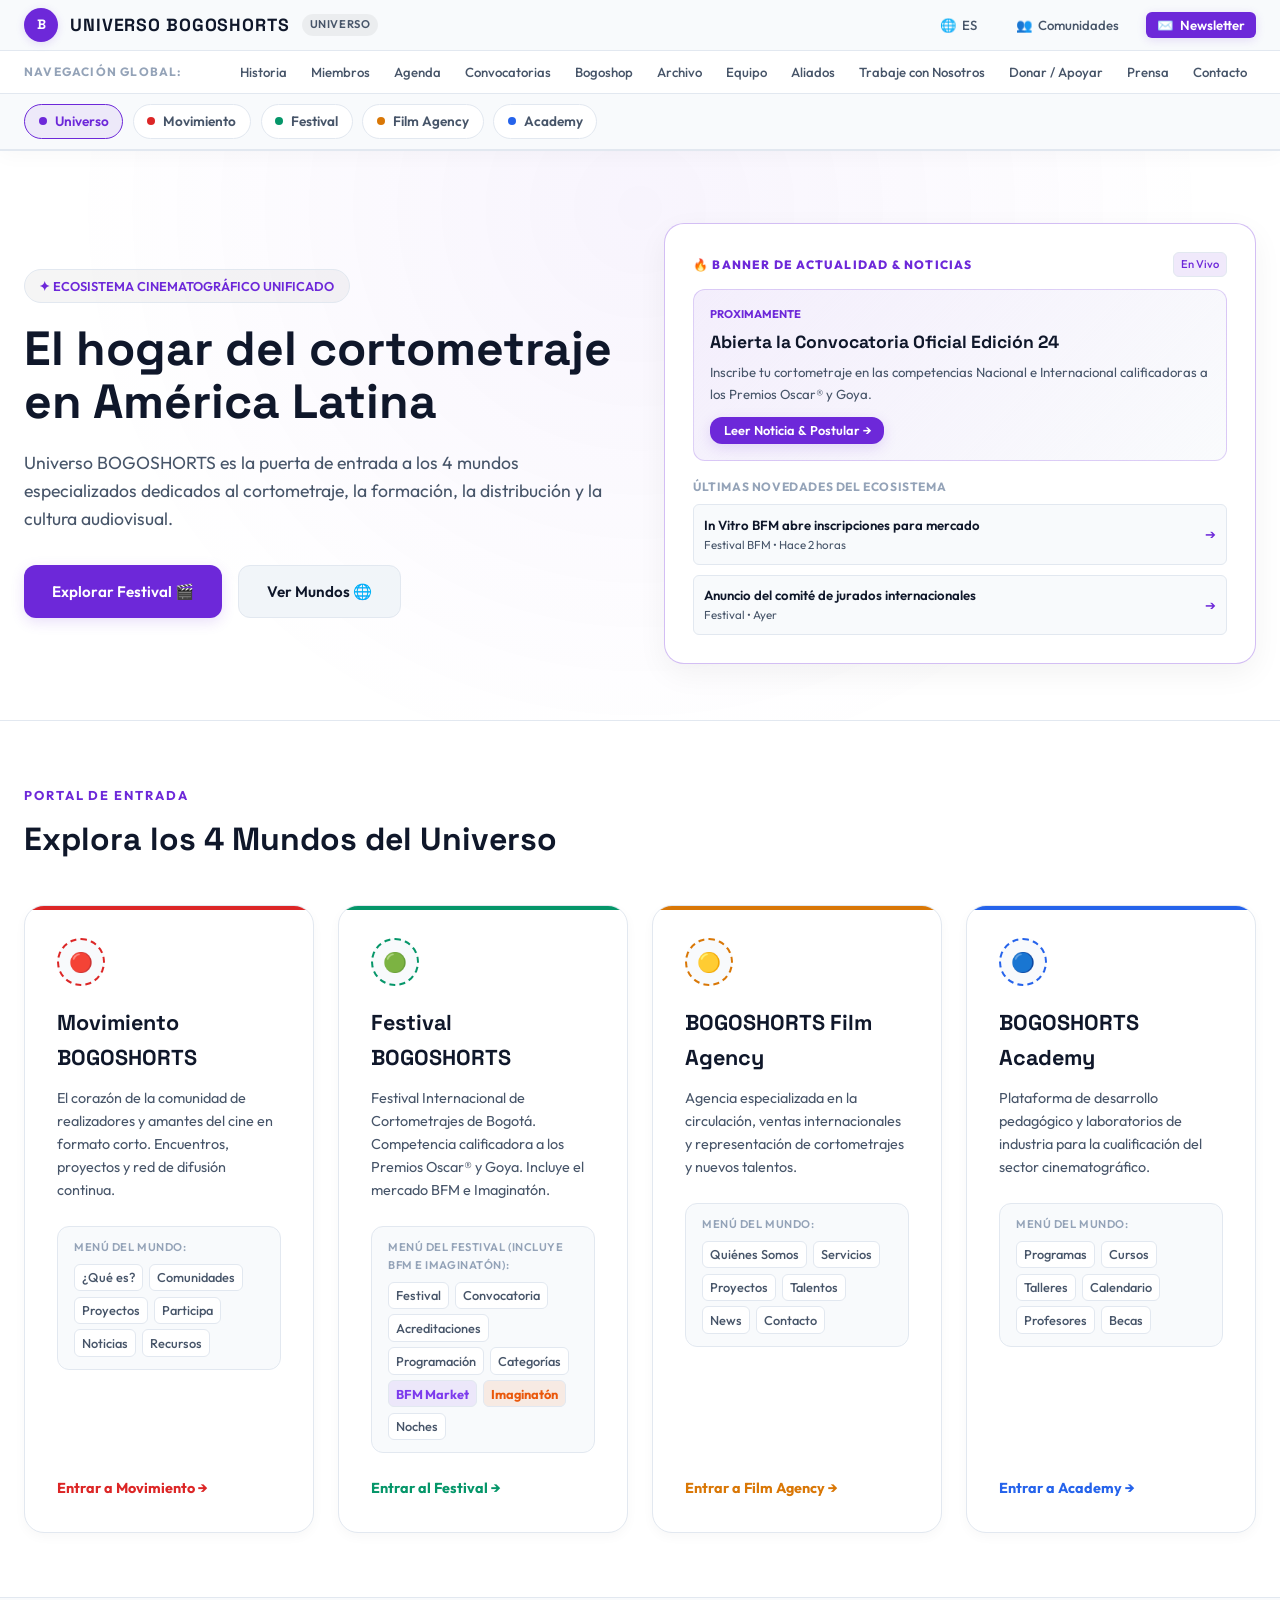
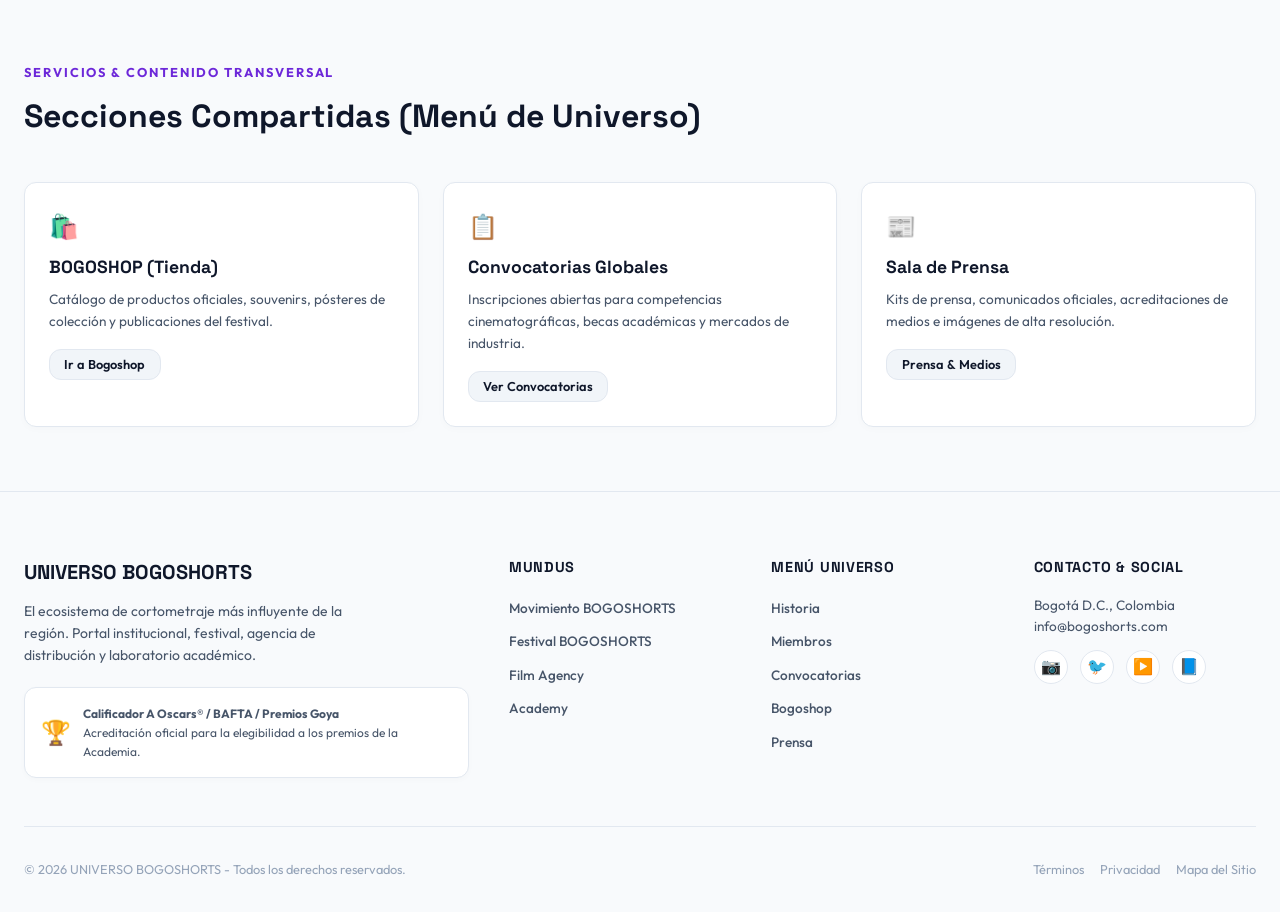
<file: index.html>
<!DOCTYPE html>
<html lang="es">
<head>
  <meta charset="UTF-8">
  <meta name="viewport" content="width=device-width, initial-scale=1.0">
  <title>Universo BOGOSHORTS - Ecosistema Cinematográfico</title>
  <meta name="description" content="Portal oficial del Universo BOGOSHORTS. Conecta con el Festival, Movimiento, Film Agency y Academy.">
  <link rel="stylesheet" href="css/styles.css">
</head>
<body class="theme-universo">

  <!-- STICKY HEADER SYSTEM -->
  <header class="sticky-header-wrapper">
    <!-- 1. CABEZOTE (UTILITY BAR) -->
    <div class="cabezote-bar">
      <div class="container cabezote-content">
        <div class="brand-identity">
          <a href="index.html" class="logo-symbol">B</a>
          <span class="brand-name">UNIVERSO BOGOSHORTS</span>
          <span class="brand-badge">Universo</span>
        </div>
        <div class="cabezote-actions">
          <button class="cabezote-btn" id="langToggleBtn" data-lang="ES" title="Cambiar Idioma (Español, English, Português, Français)">
            🌐 <span class="lang-text">ES</span>
          </button>
          <button class="cabezote-btn" data-modal-target="genericModal" data-modal-title="Comunidades BOGOSHORTS">
            👥 <span>Comunidades</span>
          </button>
          <button class="cabezote-btn btn-primary" data-modal-target="newsletterModal">
            ✉️ <span>Newsletter</span>
          </button>
        </div>
      </div>
    </div>

    <!-- 2. MENÚ DE UNIVERSO (GLOBAL LAYER 1) -->
    <div class="universo-nav-bar">
      <div class="container universo-nav-content">
        <span class="universo-nav-label">Navegación Global:</span>
        <ul class="universo-menu-links">
          <li><a href="#" class="universo-link" data-modal-target="genericModal" data-modal-title="Historia BOGOSHORTS">Historia</a></li>
          <li><a href="#" class="universo-link" data-modal-target="genericModal" data-modal-title="Miembros de la Red">Miembros</a></li>
          <li><a href="agenda/index.html" class="universo-link">Agenda</a></li>
          <li><a href="#" class="universo-link" data-modal-target="genericModal" data-modal-title="Convocatorias Abiertas">Convocatorias</a></li>
          <li><a href="#" class="universo-link" data-modal-target="genericModal" data-modal-title="BOGOSHOP (Tienda Oficial)">Bogoshop</a></li>
          <li><a href="#" class="universo-link" data-modal-target="genericModal" data-modal-title="Archivo Cinematográfico">Archivo</a></li>
          <li><a href="#" class="universo-link" data-modal-target="genericModal" data-modal-title="Equipo BOGOSHORTS">Equipo</a></li>
          <li><a href="#" class="universo-link" data-modal-target="genericModal" data-modal-title="Aliados y Coproductores">Aliados</a></li>
          <li><a href="#" class="universo-link" data-modal-target="genericModal" data-modal-title="Trabaje con Nosotros">Trabaje con Nosotros</a></li>
          <li><a href="#" class="universo-link" data-modal-target="genericModal" data-modal-title="Donar y Apoyar">Donar / Apoyar</a></li>
          <li><a href="#" class="universo-link" data-modal-target="genericModal" data-modal-title="Sala de Prensa">Prensa</a></li>
          <li><a href="#" class="universo-link" data-modal-target="genericModal" data-modal-title="Contacto General">Contacto</a></li>
        </ul>
      </div>
    </div>

    <!-- 3. ACCESO A LOS MUNDOS (LAYER 2 SWITCHER - LOS 4 MUNDOS DEL ECOSISTEMA) -->
    <div class="world-switcher-bar">
      <div class="container world-switcher-content">
        <nav class="world-tabs">
          <a href="index.html" class="world-tab active" data-world="universo">
            <span class="dot"></span> Universo
          </a>
          <a href="movimiento/index.html" class="world-tab" data-world="movimiento">
            <span class="dot"></span> Movimiento
          </a>
          <a href="festival/index.html" class="world-tab" data-world="festival">
            <span class="dot"></span> Festival
          </a>
          <a href="film-agency/index.html" class="world-tab" data-world="agency">
            <span class="dot"></span> Film Agency
          </a>
          <a href="academy/index.html" class="world-tab" data-world="academy">
            <span class="dot"></span> Academy
          </a>
        </nav>
      </div>
    </div>
  </header>

  <!-- MAIN HERO SECTION -->
  <main>
    <section class="hero-section">
      <div class="container hero-grid">
        <div class="hero-text">
          <div class="hero-badge">✦ ECOSISTEMA CINEMATOGRÁFICO UNIFICADO</div>
          <h1 class="hero-title">El hogar del cortometraje en América Latina</h1>
          <p class="hero-subtitle">
            Universo BOGOSHORTS es la puerta de entrada a los 4 mundos especializados dedicados al cortometraje, la formación, la distribución y la cultura audiovisual.
          </p>
          <div class="hero-buttons">
            <a href="festival/index.html" class="btn btn-primary">Explorar Festival 🎬</a>
            <a href="#mundos" class="btn btn-secondary">Ver Mundos 🌐</a>
          </div>
        </div>

        <!-- BANNER DE ACTUALIDAD Y NOTICIAS EN EL HERO -->
        <div class="hero-visual-card" style="border-color: rgba(109, 40, 217, 0.3);">
          <div style="display: flex; justify-content: space-between; align-items: center; margin-bottom: 0.75rem;">
            <span style="font-size: 0.75rem; text-transform: uppercase; font-weight: 800; color: var(--color-universo); letter-spacing: 0.1em;">
              🔥 BANNER DE ACTUALIDAD & NOTICIAS
            </span>
            <span class="tag" style="background: rgba(109, 40, 217, 0.1); color: var(--color-universo); font-size: 0.7rem;">En Vivo</span>
          </div>

          <!-- BANNER DESTACADO PRINCIPAL -->
          <div style="background: linear-gradient(135deg, rgba(109, 40, 217, 0.08), rgba(248, 250, 252, 0.8)); border: 1px solid rgba(109, 40, 217, 0.2); border-radius: var(--radius-md); padding: 1rem; margin-bottom: 1rem;">
            <div style="font-size: 0.7rem; font-weight: 700; color: #6d28d9; text-transform: uppercase; margin-bottom: 0.25rem;">PROXIMAMENTE</div>
            <h4 style="font-family: var(--font-heading); font-size: 1.1rem; font-weight: 700; margin-bottom: 0.4rem; color: var(--text-main);">
              Abierta la Convocatoria Oficial Edición 24
            </h4>
            <p style="font-size: 0.825rem; color: var(--text-muted); margin-bottom: 0.75rem;">
              Inscribe tu cortometraje en las competencias Nacional e Internacional calificadoras a los Premios Oscar® y Goya.
            </p>
            <button class="btn btn-primary" style="padding: 0.35rem 0.85rem; font-size: 0.8rem;" data-modal-target="genericModal" data-modal-title="Convocatoria Abierta 2026">
              Leer Noticia & Postular →
            </button>
          </div>

          <!-- REFEED DE NOTICIAS RECIENTES -->
          <div style="font-size: 0.75rem; font-weight: 700; color: var(--text-dim); text-transform: uppercase; margin-bottom: 0.5rem; letter-spacing: 0.05em;">
            Últimas Novedades del Ecosistema
          </div>
          <div style="display: flex; flex-direction: column; gap: 0.6rem;">
            <div style="padding: 0.6rem; background: var(--bg-surface); border-radius: 6px; border: 1px solid var(--border-color); display: flex; justify-content: space-between; align-items: center;" data-modal-target="genericModal" data-modal-title="In Vitro BFM 2026">
              <div>
                <div style="font-size: 0.825rem; font-weight: 600; color: var(--text-main);">In Vitro BFM abre inscripciones para mercado</div>
                <div style="font-size: 0.725rem; color: var(--text-muted);">Festival BFM • Hace 2 horas</div>
              </div>
              <span style="font-size: 0.8rem; color: var(--color-universo);">➔</span>
            </div>

            <div style="padding: 0.6rem; background: var(--bg-surface); border-radius: 6px; border: 1px solid var(--border-color); display: flex; justify-content: space-between; align-items: center;" data-modal-target="genericModal" data-modal-title="Noche Santa Lucía">
              <div>
                <div style="font-size: 0.825rem; font-weight: 600; color: var(--text-main);">Anuncio del comité de jurados internacionales</div>
                <div style="font-size: 0.725rem; color: var(--text-muted);">Festival • Ayer</div>
              </div>
              <span style="font-size: 0.8rem; color: var(--color-universo);">➔</span>
            </div>
          </div>
        </div>
      </div>
    </section>

    <!-- SECTION: EXPLORAR LOS MUNDOS -->
    <section class="section-padding" id="mundos">
      <div class="container">
        <div class="section-header">
          <div class="section-subtitle">Portal de Entrada</div>
          <h2 class="section-title">Explora los 4 Mundos del Universo</h2>
        </div>

        <div class="worlds-grid">
          <!-- MUNDO 1: MOVIMIENTO -->
          <div class="world-card" style="--world-color: #dc2626;">
            <div>
              <div class="world-card-icon">🔴</div>
              <h3 class="world-card-title">Movimiento BOGOSHORTS</h3>
              <p class="world-card-desc">
                El corazón de la comunidad de realizadores y amantes del cine en formato corto. Encuentros, proyectos y red de difusión continua.
              </p>
              <div class="world-card-menu-preview">
                <div class="world-card-menu-title">Menú del Mundo:</div>
                <div class="world-card-menu-tags">
                  <span class="tag">¿Qué es?</span>
                  <span class="tag">Comunidades</span>
                  <span class="tag">Proyectos</span>
                  <span class="tag">Participa</span>
                  <span class="tag">Noticias</span>
                  <span class="tag">Recursos</span>
                </div>
              </div>
            </div>
            <a href="movimiento/index.html" class="world-card-link">Entrar a Movimiento →</a>
          </div>

          <!-- MUNDO 2: FESTIVAL (INCLUYE BFM E IMAGINATÓN) -->
          <div class="world-card" style="--world-color: #059669;">
            <div>
              <div class="world-card-icon">🟢</div>
              <h3 class="world-card-title">Festival BOGOSHORTS</h3>
              <p class="world-card-desc">
                Festival Internacional de Cortometrajes de Bogotá. Competencia calificadora a los Premios Oscar® y Goya. Incluye el mercado BFM e Imaginatón.
              </p>
              <div class="world-card-menu-preview">
                <div class="world-card-menu-title">Menú del Festival (Incluye BFM e Imaginatón):</div>
                <div class="world-card-menu-tags">
                  <span class="tag">Festival</span>
                  <span class="tag">Convocatoria</span>
                  <span class="tag">Acreditaciones</span>
                  <span class="tag">Programación</span>
                  <span class="tag">Categorías</span>
                  <span class="tag" style="background: rgba(124, 58, 237, 0.1); color: #7c3aed; font-weight: 700;">BFM Market</span>
                  <span class="tag" style="background: rgba(234, 88, 12, 0.1); color: #ea580c; font-weight: 700;">Imaginatón</span>
                  <span class="tag">Noches</span>
                </div>
              </div>
            </div>
            <a href="festival/index.html" class="world-card-link">Entrar al Festival →</a>
          </div>

          <!-- MUNDO 3: FILM AGENCY -->
          <div class="world-card" style="--world-color: #d97706;">
            <div>
              <div class="world-card-icon">🟡</div>
              <h3 class="world-card-title">BOGOSHORTS Film Agency</h3>
              <p class="world-card-desc">
                Agencia especializada en la circulación, ventas internacionales y representación de cortometrajes y nuevos talentos.
              </p>
              <div class="world-card-menu-preview">
                <div class="world-card-menu-title">Menú del Mundo:</div>
                <div class="world-card-menu-tags">
                  <span class="tag">Quiénes Somos</span>
                  <span class="tag">Servicios</span>
                  <span class="tag">Proyectos</span>
                  <span class="tag">Talentos</span>
                  <span class="tag">News</span>
                  <span class="tag">Contacto</span>
                </div>
              </div>
            </div>
            <a href="film-agency/index.html" class="world-card-link">Entrar a Film Agency →</a>
          </div>

          <!-- MUNDO 4: ACADEMY -->
          <div class="world-card" style="--world-color: #2563eb;">
            <div>
              <div class="world-card-icon">🔵</div>
              <h3 class="world-card-title">BOGOSHORTS Academy</h3>
              <p class="world-card-desc">
                Plataforma de desarrollo pedagógico y laboratorios de industria para la cualificación del sector cinematográfico.
              </p>
              <div class="world-card-menu-preview">
                <div class="world-card-menu-title">Menú del Mundo:</div>
                <div class="world-card-menu-tags">
                  <span class="tag">Programas</span>
                  <span class="tag">Cursos</span>
                  <span class="tag">Talleres</span>
                  <span class="tag">Calendario</span>
                  <span class="tag">Profesores</span>
                  <span class="tag">Becas</span>
                </div>
              </div>
            </div>
            <a href="academy/index.html" class="world-card-link">Entrar a Academy →</a>
          </div>
        </div>
      </div>
    </section>

    <!-- SECTION: SECCIONES COMPARTIDAS EN EL UNIVERSO -->
    <section class="section-padding" style="background: var(--bg-surface); border-top: 1px solid var(--border-color);">
      <div class="container">
        <div class="section-header">
          <div class="section-subtitle">Servicios & Contenido Transversal</div>
          <h2 class="section-title">Secciones Compartidas (Menú de Universo)</h2>
        </div>

        <div style="display: grid; grid-template-columns: repeat(auto-fit, minmax(280px, 1fr)); gap: 1.5rem;">
          <div style="background: #ffffff; padding: 1.5rem; border-radius: var(--radius-md); border: 1px solid var(--border-color); box-shadow: 0 2px 8px rgba(0,0,0,0.02);">
            <div style="font-size: 1.5rem; margin-bottom: 0.5rem;">🛍️</div>
            <h4 style="font-family: var(--font-heading); font-size: 1.1rem; margin-bottom: 0.5rem;">BOGOSHOP (Tienda)</h4>
            <p style="font-size: 0.85rem; color: var(--text-muted); margin-bottom: 1rem;">
              Catálogo de productos oficiales, souvenirs, pósteres de colección y publicaciones del festival.
            </p>
            <button class="btn btn-secondary" style="padding: 0.4rem 0.9rem; font-size: 0.8rem;" data-modal-target="genericModal" data-modal-title="BOGOSHOP (Tienda)">Ir a Bogoshop</button>
          </div>

          <div style="background: #ffffff; padding: 1.5rem; border-radius: var(--radius-md); border: 1px solid var(--border-color); box-shadow: 0 2px 8px rgba(0,0,0,0.02);">
            <div style="font-size: 1.5rem; margin-bottom: 0.5rem;">📋</div>
            <h4 style="font-family: var(--font-heading); font-size: 1.1rem; margin-bottom: 0.5rem;">Convocatorias Globales</h4>
            <p style="font-size: 0.85rem; color: var(--text-muted); margin-bottom: 1rem;">
              Inscripciones abiertas para competencias cinematográficas, becas académicas y mercados de industria.
            </p>
            <button class="btn btn-secondary" style="padding: 0.4rem 0.9rem; font-size: 0.8rem;" data-modal-target="genericModal" data-modal-title="Convocatorias Globales">Ver Convocatorias</button>
          </div>

          <div style="background: #ffffff; padding: 1.5rem; border-radius: var(--radius-md); border: 1px solid var(--border-color); box-shadow: 0 2px 8px rgba(0,0,0,0.02);">
            <div style="font-size: 1.5rem; margin-bottom: 0.5rem;">📰</div>
            <h4 style="font-family: var(--font-heading); font-size: 1.1rem; margin-bottom: 0.5rem;">Sala de Prensa</h4>
            <p style="font-size: 0.85rem; color: var(--text-muted); margin-bottom: 1rem;">
              Kits de prensa, comunicados oficiales, acreditaciones de medios e imágenes de alta resolución.
            </p>
            <button class="btn btn-secondary" style="padding: 0.4rem 0.9rem; font-size: 0.8rem;" data-modal-target="genericModal" data-modal-title="Sala de Prensa">Prensa & Medios</button>
          </div>
        </div>
      </div>
    </section>
  </main>

  <!-- FOOTER UNIFICADO GLOBAL -->
  <footer class="footer">
    <div class="container">
      <div class="footer-grid">
        <div>
          <div class="footer-brand-title">UNIVERSO BOGOSHORTS</div>
          <p class="footer-desc">
            El ecosistema de cortometraje más influyente de la región. Portal institucional, festival, agencia de distribución y laboratorio académico.
          </p>
          <div class="calificador-a-badge">
            <span class="calificador-a-icon">🏆</span>
            <div class="calificador-a-text">
              <strong>Calificador A Oscars® / BAFTA / Premios Goya</strong><br>
              Acreditación oficial para la elegibilidad a los premios de la Academia.
            </div>
          </div>
        </div>

        <div>
          <h5 class="footer-col-title">Mundus</h5>
          <ul class="footer-links">
            <li><a href="movimiento/index.html">Movimiento BOGOSHORTS</a></li>
            <li><a href="festival/index.html">Festival BOGOSHORTS</a></li>
            <li><a href="film-agency/index.html">Film Agency</a></li>
            <li><a href="academy/index.html">Academy</a></li>
          </ul>
        </div>

        <div>
          <h5 class="footer-col-title">Menú Universo</h5>
          <ul class="footer-links">
            <li><a href="#" data-modal-target="genericModal" data-modal-title="Historia">Historia</a></li>
            <li><a href="#" data-modal-target="genericModal" data-modal-title="Miembros">Miembros</a></li>
            <li><a href="#" data-modal-target="genericModal" data-modal-title="Convocatorias">Convocatorias</a></li>
            <li><a href="#" data-modal-target="genericModal" data-modal-title="Bogoshop">Bogoshop</a></li>
            <li><a href="#" data-modal-target="genericModal" data-modal-title="Prensa">Prensa</a></li>
          </ul>
        </div>

        <div>
          <h5 class="footer-col-title">Contacto & Social</h5>
          <p style="font-size: 0.85rem; color: var(--text-muted); margin-bottom: 0.75rem;">
            Bogotá D.C., Colombia<br>info@bogoshorts.com
          </p>
          <div class="social-links">
            <a href="#" class="social-link" title="Instagram">📷</a>
            <a href="#" class="social-link" title="X / Twitter">🐦</a>
            <a href="#" class="social-link" title="YouTube">▶️</a>
            <a href="#" class="social-link" title="Facebook">📘</a>
          </div>
        </div>
      </div>

      <div class="footer-bottom">
        <div>© 2026 UNIVERSO BOGOSHORTS - Todos los derechos reservados.</div>
        <div style="display: flex; gap: 1rem;">
          <a href="#" data-modal-target="genericModal" data-modal-title="Términos y Condiciones">Términos</a>
          <a href="#" data-modal-target="genericModal" data-modal-title="Políticas de Privacidad">Privacidad</a>
          <a href="#" data-modal-target="genericModal" data-modal-title="Mapa del Sitio">Mapa del Sitio</a>
        </div>
      </div>
    </div>
  </footer>

  <!-- MODALS SYSTEM -->
  <!-- Newsletter Modal -->
  <div class="modal-backdrop" id="newsletterModal">
    <div class="modal-content">
      <div class="modal-header">
        <h3 class="modal-title">Boletín Universo BOGOSHORTS</h3>
        <button class="modal-close">&times;</button>
      </div>
      <p style="font-size: 0.9rem; color: var(--text-muted); margin-bottom: 1.25rem;">
        Recibe novedades semanales de convocatorias, estrenos, programación del festival y laboratorios.
      </p>
      <form id="newsletterForm">
        <div class="form-group">
          <label class="form-label">Correo Electrónico</label>
          <input type="email" class="form-input" placeholder="tu@email.com" required>
        </div>
        <button type="submit" class="btn btn-primary" style="width: 100%;">Suscribirse al Universo</button>
      </form>
    </div>
  </div>

  <!-- Generic Section Viewer Modal -->
  <div class="modal-backdrop" id="genericModal">
    <div class="modal-content">
      <div class="modal-header">
        <h3 class="modal-title">Sección del Universo</h3>
        <button class="modal-close">&times;</button>
      </div>
      <p style="font-size: 0.9rem; color: var(--text-muted); margin-bottom: 1rem;">
        Esta es una vista de la sección global seleccionada en el Universo.
      </p>
    </div>
  </div>

  <script src="js/main.js"></script>
</body>
</html>
</file>
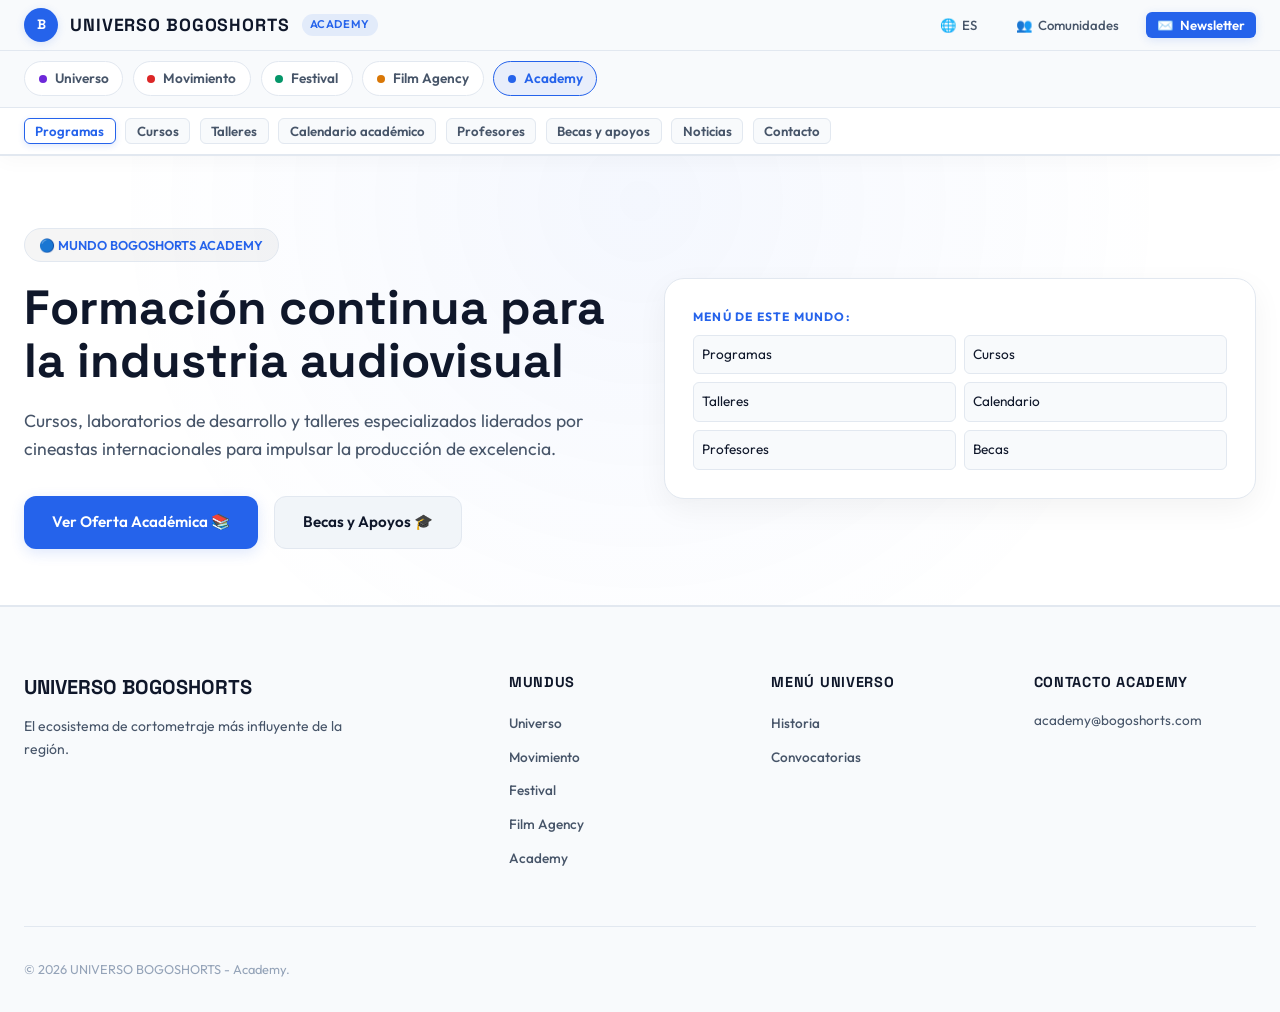
<file: academy/index.html>
<!DOCTYPE html>
<html lang="es">
<head>
  <meta charset="UTF-8">
  <meta name="viewport" content="width=device-width, initial-scale=1.0">
  <title>BOGOSHORTS Academy - Plataforma de Formación Cinematográfica</title>
  <meta name="description" content="Laboratorios académicos, talleres especializados, masterclasses y cursos de especialización en cortometraje.">
  <link rel="stylesheet" href="../css/styles.css">
</head>
<body class="theme-academy">

  <!-- STICKY HEADER SYSTEM -->
  <header class="sticky-header-wrapper">
    <!-- 1. CABEZOTE (UTILITY BAR) -->
    <div class="cabezote-bar">
      <div class="container cabezote-content">
        <div class="brand-identity">
          <a href="../index.html" class="logo-symbol">B</a>
          <span class="brand-name">UNIVERSO BOGOSHORTS</span>
          <span class="brand-badge" style="background: rgba(37, 99, 235, 0.1); color: #2563eb;">Academy</span>
        </div>
        <div class="cabezote-actions">
          <button class="cabezote-btn" id="langToggleBtn" data-lang="ES" title="Cambiar Idioma (Español, English, Português, Français)">
            🌐 <span class="lang-text">ES</span>
          </button>
          <button class="cabezote-btn" data-modal-target="genericModal" data-modal-title="Comunidades Academy">
            👥 <span>Comunidades</span>
          </button>
          <button class="cabezote-btn btn-primary" data-modal-target="newsletterModal">
            ✉️ <span>Newsletter</span>
          </button>
        </div>
      </div>
    </div>

    <!-- 2. MENÚ DE UNIVERSO (GLOBAL LAYER 1) -->
    <div class="universo-nav-bar">
      <div class="container universo-nav-content">
        <span class="universo-nav-label">Navegación Global:</span>
        <ul class="universo-menu-links">
          <li><a href="#" class="universo-link" data-modal-target="genericModal" data-modal-title="Historia BOGOSHORTS">Historia</a></li>
          <li><a href="#" class="universo-link" data-modal-target="genericModal" data-modal-title="Miembros de la Red">Miembros</a></li>
          <li><a href="../agenda/index.html" class="universo-link">Agenda</a></li>
          <li><a href="#" class="universo-link" data-modal-target="genericModal" data-modal-title="Convocatorias Abiertas">Convocatorias</a></li>
          <li><a href="#" class="universo-link" data-modal-target="genericModal" data-modal-title="BOGOSHOP (Tienda Oficial)">Bogoshop</a></li>
          <li><a href="#" class="universo-link" data-modal-target="genericModal" data-modal-title="Archivo Cinematográfico">Archivo</a></li>
          <li><a href="#" class="universo-link" data-modal-target="genericModal" data-modal-title="Equipo BOGOSHORTS">Equipo</a></li>
          <li><a href="#" class="universo-link" data-modal-target="genericModal" data-modal-title="Aliados y Coproductores">Aliados</a></li>
          <li><a href="#" class="universo-link" data-modal-target="genericModal" data-modal-title="Trabaje con Nosotros">Trabaje con Nosotros</a></li>
          <li><a href="#" class="universo-link" data-modal-target="genericModal" data-modal-title="Donar y Apoyar">Donar / Apoyar</a></li>
          <li><a href="#" class="universo-link" data-modal-target="genericModal" data-modal-title="Sala de Prensa">Prensa</a></li>
          <li><a href="#" class="universo-link" data-modal-target="genericModal" data-modal-title="Contacto General">Contacto</a></li>
        </ul>
      </div>
    </div>

    <!-- 3. ACCESO A LOS MUNDOS (LAYER 2 SWITCHER - LOS 4 MUNDOS DEL ECOSISTEMA) -->
    <div class="world-switcher-bar">
      <div class="container world-switcher-content">
        <nav class="world-tabs">
          <a href="../index.html" class="world-tab" data-world="universo">
            <span class="dot"></span> Universo
          </a>
          <a href="../movimiento/index.html" class="world-tab" data-world="movimiento">
            <span class="dot"></span> Movimiento
          </a>
          <a href="../festival/index.html" class="world-tab" data-world="festival">
            <span class="dot"></span> Festival
          </a>
          <a href="../film-agency/index.html" class="world-tab" data-world="agency">
            <span class="dot"></span> Film Agency
          </a>
          <a href="index.html" class="world-tab active" data-world="academy">
            <span class="dot"></span> Academy
          </a>
        </nav>
      </div>
    </div>

    <!-- 4. MENÚ PROPIO DEL MUNDO ACADEMY -->
    <div class="world-menu-bar">
      <div class="container">
        <ul class="world-menu-items">
          <li><a href="#programas" class="world-menu-link active">Programas</a></li>
          <li><a href="#cursos" class="world-menu-link">Cursos</a></li>
          <li><a href="#talleres" class="world-menu-link">Talleres</a></li>
          <li><a href="#calendario" class="world-menu-link">Calendario académico</a></li>
          <li><a href="#profesores" class="world-menu-link">Profesores</a></li>
          <li><a href="#becas" class="world-menu-link">Becas y apoyos</a></li>
          <li><a href="#noticias" class="world-menu-link">Noticias</a></li>
          <li><a href="#contacto" class="world-menu-link">Contacto</a></li>
        </ul>
      </div>
    </div>
  </header>

  <!-- MAIN HERO SECTION -->
  <main>
    <section class="hero-section">
      <div class="container hero-grid">
        <div class="hero-text">
          <div class="hero-badge">🔵 MUNDO BOGOSHORTS ACADEMY</div>
          <h1 class="hero-title">Formación continua para la industria audiovisual</h1>
          <p class="hero-subtitle">
            Cursos, laboratorios de desarrollo y talleres especializados liderados por cineastas internacionales para impulsar la producción de excelencia.
          </p>
          <div class="hero-buttons">
            <a href="#programas" class="btn btn-primary">Ver Oferta Académica 📚</a>
            <a href="#becas" class="btn btn-secondary">Becas y Apoyos 🎓</a>
          </div>
        </div>

        <div class="hero-visual-card">
          <div style="font-size: 0.75rem; text-transform: uppercase; color: #2563eb; margin-bottom: 0.5rem; letter-spacing: 0.1em; font-weight: 700;">
            Menú de este Mundo:
          </div>
          <div style="display: grid; grid-template-columns: 1fr 1fr; gap: 0.5rem; font-size: 0.85rem;">
            <div style="padding: 0.5rem; background: var(--bg-surface); border-radius: 6px; border: 1px solid var(--border-color);">Programas</div>
            <div style="padding: 0.5rem; background: var(--bg-surface); border-radius: 6px; border: 1px solid var(--border-color);">Cursos</div>
            <div style="padding: 0.5rem; background: var(--bg-surface); border-radius: 6px; border: 1px solid var(--border-color);">Talleres</div>
            <div style="padding: 0.5rem; background: var(--bg-surface); border-radius: 6px; border: 1px solid var(--border-color);">Calendario</div>
            <div style="padding: 0.5rem; background: var(--bg-surface); border-radius: 6px; border: 1px solid var(--border-color);">Profesores</div>
            <div style="padding: 0.5rem; background: var(--bg-surface); border-radius: 6px; border: 1px solid var(--border-color);">Becas</div>
          </div>
        </div>
      </div>
    </section>
  </main>

  <!-- FOOTER UNIFICADO GLOBAL -->
  <footer class="footer">
    <div class="container">
      <div class="footer-grid">
        <div>
          <div class="footer-brand-title">UNIVERSO BOGOSHORTS</div>
          <p class="footer-desc">El ecosistema de cortometraje más influyente de la región.</p>
        </div>
        <div>
          <h5 class="footer-col-title">Mundus</h5>
          <ul class="footer-links">
            <li><a href="../index.html">Universo</a></li>
            <li><a href="../movimiento/index.html">Movimiento</a></li>
            <li><a href="../festival/index.html">Festival</a></li>
            <li><a href="../film-agency/index.html">Film Agency</a></li>
            <li><a href="index.html">Academy</a></li>
          </ul>
        </div>
        <div>
          <h5 class="footer-col-title">Menú Universo</h5>
          <ul class="footer-links">
            <li><a href="#" data-modal-target="genericModal" data-modal-title="Historia">Historia</a></li>
            <li><a href="#" data-modal-target="genericModal" data-modal-title="Convocatorias">Convocatorias</a></li>
          </ul>
        </div>
        <div>
          <h5 class="footer-col-title">Contacto Academy</h5>
          <p style="font-size: 0.85rem; color: var(--text-muted);">academy@bogoshorts.com</p>
        </div>
      </div>
      <div class="footer-bottom">
        <div>© 2026 UNIVERSO BOGOSHORTS - Academy.</div>
      </div>
    </div>
  </footer>

  <!-- MODALS -->
  <div class="modal-backdrop" id="newsletterModal">
    <div class="modal-content">
      <div class="modal-header">
        <h3 class="modal-title">Boletín BOGOSHORTS Academy</h3>
        <button class="modal-close">&times;</button>
      </div>
      <form id="newsletterForm">
        <div class="form-group">
          <label class="form-label">Correo Electrónico</label>
          <input type="email" class="form-input" placeholder="tu@email.com" required>
        </div>
        <button type="submit" class="btn btn-primary" style="width: 100%;">Suscribirse</button>
      </form>
    </div>
  </div>

  <div class="modal-backdrop" id="genericModal">
    <div class="modal-content">
      <div class="modal-header">
        <h3 class="modal-title">Sección del Universo</h3>
        <button class="modal-close">&times;</button>
      </div>
      <p style="font-size: 0.9rem; color: var(--text-muted);">Vista de la sección institucional del Universo.</p>
    </div>
  </div>

  <script src="../js/main.js"></script>
</body>
</html>
</file>
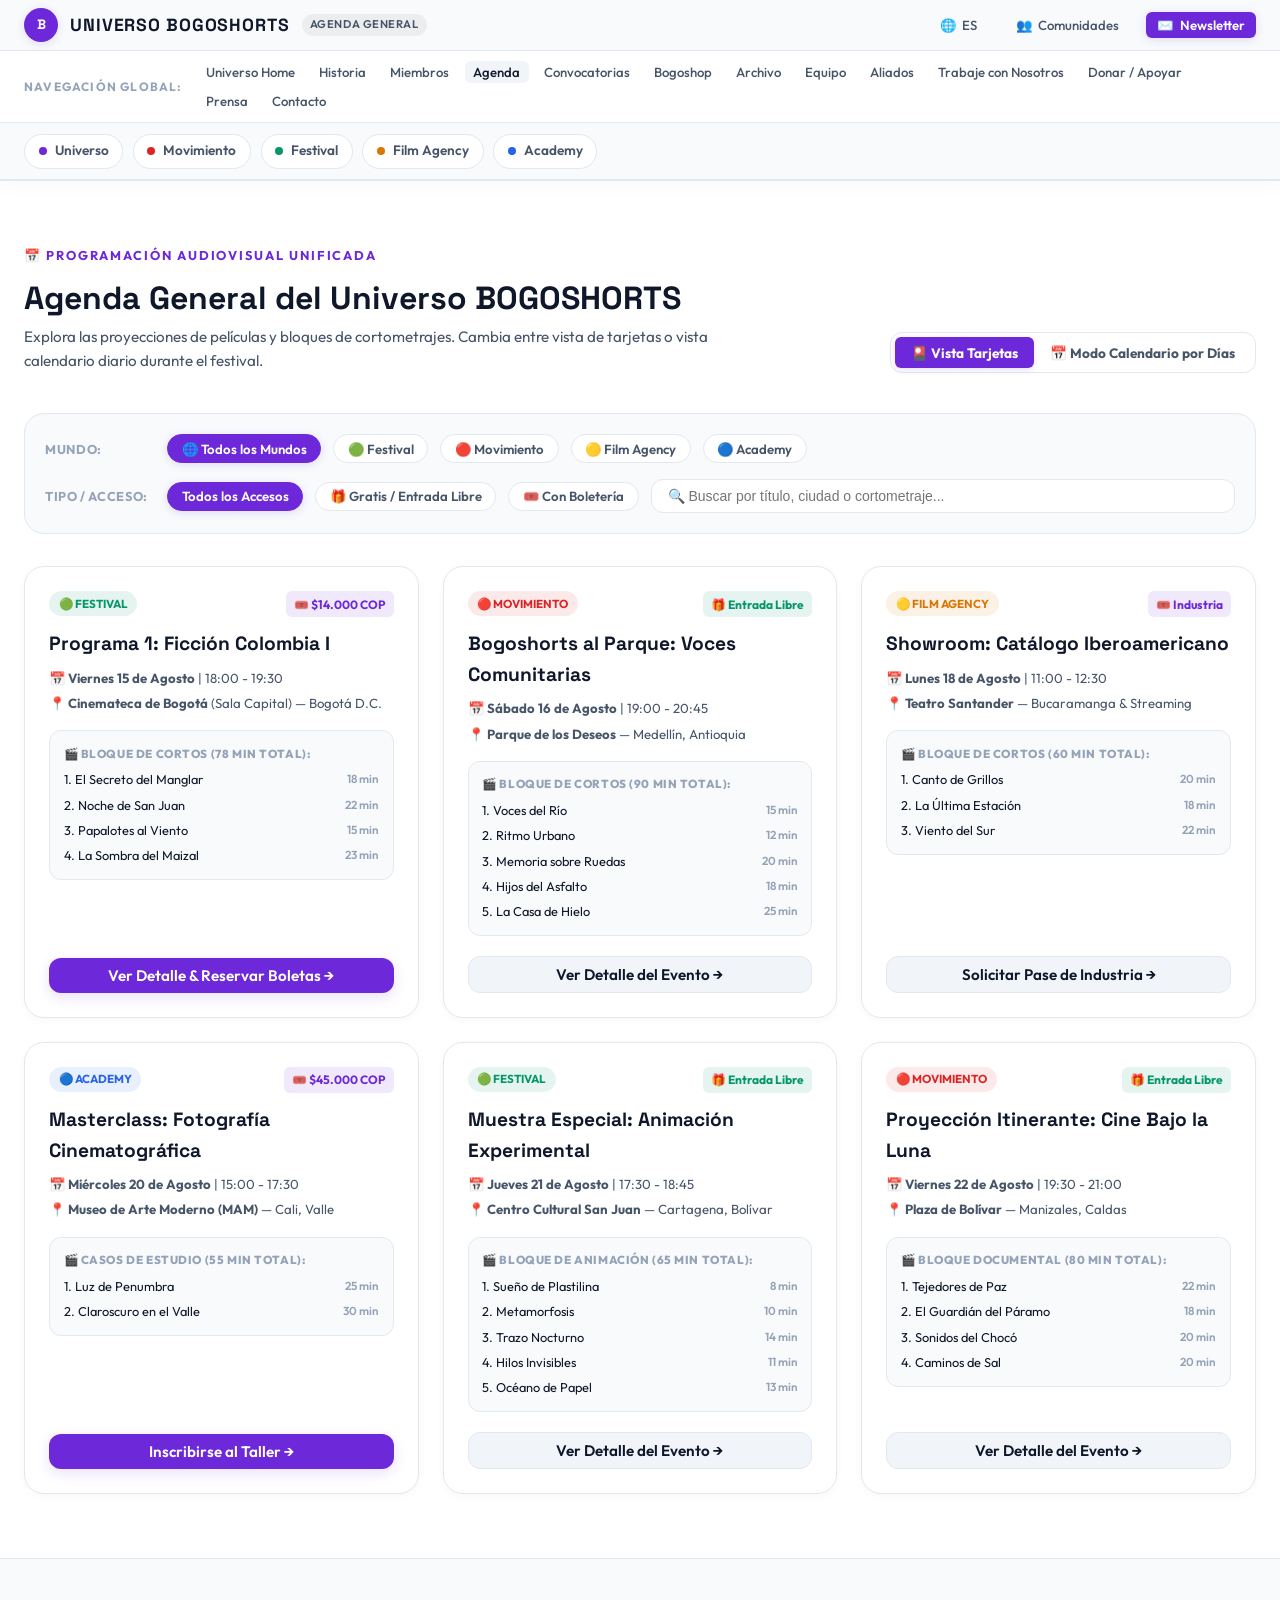
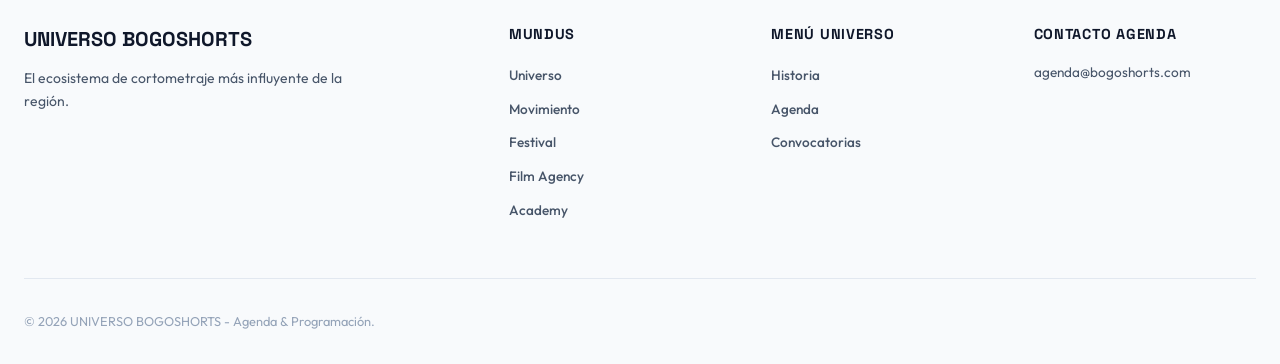
<file: agenda/index.html>
<!DOCTYPE html>
<html lang="es">
<head>
  <meta charset="UTF-8">
  <meta name="viewport" content="width=device-width, initial-scale=1.0">
  <title>Agenda & Programación General - Universo BOGOSHORTS</title>
  <meta name="description" content="Calendario unificado de funciones de cine, programas de cortometrajes agrupados, muestras regionales, funciones gratuitas y de pago del Universo BOGOSHORTS.">
  <link rel="stylesheet" href="../css/styles.css">
  <style>
    /* Agenda Page Specific Styles */
    .calendar-filter-bar {
      background: var(--bg-surface);
      border: 1px solid var(--border-color);
      border-radius: var(--radius-lg);
      padding: 1.25rem;
      margin-bottom: 2rem;
      display: flex;
      flex-direction: column;
      gap: 1rem;
    }
    
    .filter-row {
      display: flex;
      align-items: center;
      gap: 0.75rem;
      flex-wrap: wrap;
    }

    .filter-label {
      font-size: 0.8rem;
      font-weight: 700;
      text-transform: uppercase;
      color: var(--text-dim);
      letter-spacing: 0.05em;
      min-width: 110px;
    }

    .filter-btn {
      padding: 0.35rem 0.85rem;
      border-radius: var(--radius-full);
      font-size: 0.825rem;
      font-weight: 600;
      border: 1px solid var(--border-color);
      background: #ffffff;
      color: var(--text-muted);
      cursor: pointer;
      transition: var(--transition);
    }

    .filter-btn:hover, .filter-btn.active {
      background: var(--active-accent);
      color: #ffffff;
      border-color: var(--active-accent);
      box-shadow: 0 2px 8px var(--active-accent-glow);
    }

    /* VIEW SWITCHER TOGGLE (Tarjetas vs Calendario por Días) */
    .view-toggle-wrapper {
      display: inline-flex;
      background: #ffffff;
      border: 1px solid var(--border-color);
      padding: 0.25rem;
      border-radius: var(--radius-md);
    }

    .view-toggle-btn {
      padding: 0.4rem 1rem;
      border-radius: var(--radius-sm);
      font-size: 0.85rem;
      font-weight: 700;
      color: var(--text-muted);
      cursor: pointer;
      transition: var(--transition);
      display: flex;
      align-items: center;
      gap: 0.4rem;
    }

    .view-toggle-btn.active {
      background: var(--active-accent);
      color: #ffffff;
      box-shadow: 0 2px 6px var(--active-accent-glow);
    }

    .search-input-box {
      flex: 1;
      min-width: 240px;
      padding: 0.5rem 1rem;
      border-radius: var(--radius-md);
      border: 1px solid var(--border-color);
      font-size: 0.875rem;
      outline: none;
    }

    /* CARDS VIEW */
    .events-grid {
      display: grid;
      grid-template-columns: repeat(auto-fill, minmax(340px, 1fr));
      gap: 1.5rem;
    }

    .event-card {
      background: #ffffff;
      border: 1px solid var(--border-color);
      border-radius: var(--radius-lg);
      padding: 1.5rem;
      display: flex;
      flex-direction: column;
      justify-content: space-between;
      transition: var(--transition);
      position: relative;
      overflow: hidden;
      box-shadow: 0 2px 8px rgba(0,0,0,0.03);
    }

    .event-card:hover {
      transform: translateY(-4px);
      box-shadow: 0 12px 24px rgba(0,0,0,0.08);
      border-color: var(--card-world-color, var(--active-accent));
    }

    .event-card-header {
      display: flex;
      justify-content: space-between;
      align-items: flex-start;
      margin-bottom: 0.75rem;
    }

    .world-badge-tag {
      font-size: 0.725rem;
      font-weight: 700;
      padding: 0.2rem 0.6rem;
      border-radius: var(--radius-full);
      text-transform: uppercase;
    }

    .price-tag {
      font-size: 0.75rem;
      font-weight: 700;
      padding: 0.2rem 0.5rem;
      border-radius: var(--radius-sm);
    }

    .price-tag.free {
      background: rgba(5, 150, 105, 0.1);
      color: #059669;
    }

    .price-tag.paid {
      background: rgba(109, 40, 217, 0.1);
      color: #6d28d9;
    }

    .event-title {
      font-family: var(--font-heading);
      font-size: 1.2rem;
      font-weight: 700;
      color: var(--text-main);
      margin-bottom: 0.5rem;
    }

    .event-meta {
      font-size: 0.825rem;
      color: var(--text-muted);
      margin-bottom: 1rem;
      display: flex;
      flex-direction: column;
      gap: 0.25rem;
    }

    .shorts-lineup-preview {
      background: var(--bg-surface);
      border: 1px solid var(--border-color);
      border-radius: var(--radius-md);
      padding: 0.85rem;
      margin-bottom: 1.25rem;
    }

    .shorts-lineup-title {
      font-size: 0.725rem;
      font-weight: 800;
      text-transform: uppercase;
      color: var(--text-dim);
      margin-bottom: 0.4rem;
      letter-spacing: 0.05em;
    }

    .shorts-list {
      font-size: 0.8rem;
      color: var(--text-main);
      display: flex;
      flex-direction: column;
      gap: 0.3rem;
    }

    .short-item {
      display: flex;
      justify-content: space-between;
      align-items: center;
    }

    .short-duration {
      font-size: 0.725rem;
      color: var(--text-dim);
      font-weight: 600;
    }

    /* MODO CALENDARIO GRID (PARRILLA DIARIA PLENO FESTIVAL) */
    .calendar-grid-view {
      display: none;
      flex-direction: column;
      gap: 2rem;
    }

    .day-column {
      background: #ffffff;
      border: 1px solid var(--border-color);
      border-radius: var(--radius-lg);
      overflow: hidden;
      box-shadow: 0 4px 14px rgba(0,0,0,0.03);
    }

    .day-header {
      background: #f8fafc;
      border-bottom: 1px solid var(--border-color);
      padding: 1rem 1.5rem;
      display: flex;
      justify-content: space-between;
      align-items: center;
    }

    .day-date-title {
      font-family: var(--font-heading);
      font-size: 1.25rem;
      font-weight: 800;
      color: var(--text-main);
    }

    .day-count-badge {
      font-size: 0.75rem;
      font-weight: 700;
      background: rgba(109, 40, 217, 0.1);
      color: var(--color-universo);
      padding: 0.2rem 0.6rem;
      border-radius: var(--radius-full);
    }

    .day-schedule-grid {
      display: grid;
      grid-template-columns: repeat(auto-fill, minmax(290px, 1fr));
      gap: 1rem;
      padding: 1.25rem;
    }

    .time-slot-card {
      border: 1px solid var(--border-color);
      border-left: 4px solid var(--slot-color, #059669);
      border-radius: var(--radius-md);
      padding: 1rem;
      background: #ffffff;
      transition: var(--transition);
    }

    .time-slot-card:hover {
      box-shadow: 0 6px 16px rgba(0,0,0,0.06);
      transform: translateY(-2px);
    }

    .time-badge {
      font-size: 0.75rem;
      font-weight: 800;
      color: var(--slot-color, #059669);
      margin-bottom: 0.3rem;
    }
  </style>
</head>
<body class="theme-universo">

  <!-- STICKY HEADER SYSTEM -->
  <header class="sticky-header-wrapper">
    <!-- 1. CABEZOTE (UTILITY BAR) -->
    <div class="cabezote-bar">
      <div class="container cabezote-content">
        <div class="brand-identity">
          <a href="../index.html" class="logo-symbol">B</a>
          <span class="brand-name">UNIVERSO BOGOSHORTS</span>
          <span class="brand-badge">Agenda General</span>
        </div>
        <div class="cabezote-actions">
          <button class="cabezote-btn" id="langToggleBtn" data-lang="ES" title="Cambiar Idioma (Español, English, Português, Français)">
            🌐 <span class="lang-text">ES</span>
          </button>
          <button class="cabezote-btn" data-modal-target="genericModal" data-modal-title="Comunidades BOGOSHORTS">
            👥 <span>Comunidades</span>
          </button>
          <button class="cabezote-btn btn-primary" data-modal-target="newsletterModal">
            ✉️ <span>Newsletter</span>
          </button>
        </div>
      </div>
    </div>

    <!-- 2. MENÚ DE UNIVERSO (GLOBAL LAYER 1) -->
    <div class="universo-nav-bar">
      <div class="container universo-nav-content">
        <span class="universo-nav-label">Navegación Global:</span>
        <ul class="universo-menu-links">
          <li><a href="../index.html" class="universo-link">Universo Home</a></li>
          <li><a href="#" class="universo-link" data-modal-target="genericModal" data-modal-title="Historia BOGOSHORTS">Historia</a></li>
          <li><a href="#" class="universo-link" data-modal-target="genericModal" data-modal-title="Miembros de la Red">Miembros</a></li>
          <li><a href="index.html" class="universo-link active">Agenda</a></li>
          <li><a href="#" class="universo-link" data-modal-target="genericModal" data-modal-title="Convocatorias Abiertas">Convocatorias</a></li>
          <li><a href="#" class="universo-link" data-modal-target="genericModal" data-modal-title="BOGOSHOP (Tienda Oficial)">Bogoshop</a></li>
          <li><a href="#" class="universo-link" data-modal-target="genericModal" data-modal-title="Archivo Cinematográfico">Archivo</a></li>
          <li><a href="#" class="universo-link" data-modal-target="genericModal" data-modal-title="Equipo BOGOSHORTS">Equipo</a></li>
          <li><a href="#" class="universo-link" data-modal-target="genericModal" data-modal-title="Aliados y Coproductores">Aliados</a></li>
          <li><a href="#" class="universo-link" data-modal-target="genericModal" data-modal-title="Trabaje con Nosotros">Trabaje con Nosotros</a></li>
          <li><a href="#" class="universo-link" data-modal-target="genericModal" data-modal-title="Donar y Apoyar">Donar / Apoyar</a></li>
          <li><a href="#" class="universo-link" data-modal-target="genericModal" data-modal-title="Sala de Prensa">Prensa</a></li>
          <li><a href="#" class="universo-link" data-modal-target="genericModal" data-modal-title="Contacto General">Contacto</a></li>
        </ul>
      </div>
    </div>

    <!-- 3. ACCESO A LOS MUNDOS (LAYER 2 SWITCHER) -->
    <div class="world-switcher-bar">
      <div class="container world-switcher-content">
        <nav class="world-tabs">
          <a href="../index.html" class="world-tab" data-world="universo">
            <span class="dot"></span> Universo
          </a>
          <a href="../movimiento/index.html" class="world-tab" data-world="movimiento">
            <span class="dot"></span> Movimiento
          </a>
          <a href="../festival/index.html" class="world-tab" data-world="festival">
            <span class="dot"></span> Festival
          </a>
          <a href="../film-agency/index.html" class="world-tab" data-world="agency">
            <span class="dot"></span> Film Agency
          </a>
          <a href="../academy/index.html" class="world-tab" data-world="academy">
            <span class="dot"></span> Academy
          </a>
        </nav>
      </div>
    </div>
  </header>

  <main class="section-padding">
    <div class="container">
      
      <div class="section-header" style="display: flex; justify-content: space-between; align-items: flex-end; flex-wrap: wrap; gap: 1rem;">
        <div>
          <div class="section-subtitle">📅 Programación Audiovisual Unificada</div>
          <h2 class="section-title">Agenda General del Universo BOGOSHORTS</h2>
          <p style="color: var(--text-muted); max-width: 750px; font-size: 0.95rem;">
            Explora las proyecciones de películas y bloques de cortometrajes. Cambia entre vista de tarjetas o vista calendario diario durante el festival.
          </p>
        </div>

        <!-- BOTÓN SELECTOR DE MODO DE VISTA (TARJETAS vs CALENDARIO) -->
        <div class="view-toggle-wrapper">
          <button class="view-toggle-btn active" id="btnViewCards">
            🎴 Vista Tarjetas
          </button>
          <button class="view-toggle-btn" id="btnViewCalendar">
            📅 Modo Calendario por Días
          </button>
        </div>
      </div>

      <!-- PANEL DE FILTROS INTERACTIVOS -->
      <div class="calendar-filter-bar">
        <!-- FILTRO POR MUNDO -->
        <div class="filter-row">
          <span class="filter-label">Mundo:</span>
          <button class="filter-btn active" data-filter-world="all">🌐 Todos los Mundos</button>
          <button class="filter-btn" data-filter-world="festival" style="--active-accent: #059669;">🟢 Festival</button>
          <button class="filter-btn" data-filter-world="movimiento" style="--active-accent: #dc2626;">🔴 Movimiento</button>
          <button class="filter-btn" data-filter-world="agency" style="--active-accent: #d97706;">🟡 Film Agency</button>
          <button class="filter-btn" data-filter-world="academy" style="--active-accent: #2563eb;">🔵 Academy</button>
        </div>

        <!-- FILTRO POR TIPO / COSTO / CIUDAD Y BUSCADOR -->
        <div class="filter-row">
          <span class="filter-label">Tipo / Acceso:</span>
          <button class="filter-btn active" data-filter-access="all">Todos los Accesos</button>
          <button class="filter-btn" data-filter-access="free">🎁 Gratis / Entrada Libre</button>
          <button class="filter-btn" data-filter-access="paid">🎟️ Con Boletería</button>
          <input type="text" class="search-input-box" id="calendarSearchInput" placeholder="🔍 Buscar por título, ciudad o cortometraje...">
        </div>
      </div>

      <!-- VISTA 1: GRID DE TARJETAS (DEFAULT) -->
      <div class="events-grid" id="eventsGridCards">
        
        <!-- EVENTO 1: FESTIVAL BOGOSHORTS -->
        <div class="event-card" data-world="festival" data-access="paid" style="--card-world-color: #059669;">
          <div>
            <div class="event-card-header">
              <span class="world-badge-tag" style="background: rgba(5, 150, 105, 0.1); color: #059669;">🟢 Festival</span>
              <span class="price-tag paid">🎟️ $14.000 COP</span>
            </div>
            <h3 class="event-title">Programa 1: Ficción Colombia I</h3>
            <div class="event-meta">
              <span>📅 <strong>Viernes 15 de Agosto</strong> | 18:00 - 19:30</span>
              <span>📍 <strong>Cinemateca de Bogotá</strong> (Sala Capital) — Bogotá D.C.</span>
            </div>

            <div class="shorts-lineup-preview">
              <div class="shorts-lineup-title">🎬 Bloque de Cortos (78 min total):</div>
              <div class="shorts-list">
                <div class="short-item"><span>1. El Secreto del Manglar</span> <span class="short-duration">18 min</span></div>
                <div class="short-item"><span>2. Noche de San Juan</span> <span class="short-duration">22 min</span></div>
                <div class="short-item"><span>3. Papalotes al Viento</span> <span class="short-duration">15 min</span></div>
                <div class="short-item"><span>4. La Sombra del Maizal</span> <span class="short-duration">23 min</span></div>
              </div>
            </div>
          </div>
          <button class="btn btn-primary" style="width: 100%; padding: 0.5rem;" data-modal-target="eventDetailModal" data-event-title="Programa 1: Ficción Colombia I">
            Ver Detalle & Reservar Boletas →
          </button>
        </div>

        <!-- EVENTO 2: MOVIMIENTO BOGOSHORTS -->
        <div class="event-card" data-world="movimiento" data-access="free" style="--card-world-color: #dc2626;">
          <div>
            <div class="event-card-header">
              <span class="world-badge-tag" style="background: rgba(220, 38, 38, 0.1); color: #dc2626;">🔴 Movimiento</span>
              <span class="price-tag free">🎁 Entrada Libre</span>
            </div>
            <h3 class="event-title">Bogoshorts al Parque: Voces Comunitarias</h3>
            <div class="event-meta">
              <span>📅 <strong>Sábado 16 de Agosto</strong> | 19:00 - 20:45</span>
              <span>📍 <strong>Parque de los Deseos</strong> — Medellín, Antioquia</span>
            </div>

            <div class="shorts-lineup-preview">
              <div class="shorts-lineup-title">🎬 Bloque de Cortos (90 min total):</div>
              <div class="shorts-list">
                <div class="short-item"><span>1. Voces del Río</span> <span class="short-duration">15 min</span></div>
                <div class="short-item"><span>2. Ritmo Urbano</span> <span class="short-duration">12 min</span></div>
                <div class="short-item"><span>3. Memoria sobre Ruedas</span> <span class="short-duration">20 min</span></div>
                <div class="short-item"><span>4. Hijos del Asfalto</span> <span class="short-duration">18 min</span></div>
                <div class="short-item"><span>5. La Casa de Hielo</span> <span class="short-duration">25 min</span></div>
              </div>
            </div>
          </div>
          <button class="btn btn-secondary" style="width: 100%; padding: 0.5rem;" data-modal-target="eventDetailModal" data-event-title="Bogoshorts al Parque: Voces Comunitarias">
            Ver Detalle del Evento →
          </button>
        </div>

        <!-- EVENTO 3: FILM AGENCY -->
        <div class="event-card" data-world="agency" data-access="paid" style="--card-world-color: #d97706;">
          <div>
            <div class="event-card-header">
              <span class="world-badge-tag" style="background: rgba(217, 119, 6, 0.1); color: #d97706;">🟡 Film Agency</span>
              <span class="price-tag paid">🎟️ Industria</span>
            </div>
            <h3 class="event-title">Showroom: Catálogo Iberoamericano</h3>
            <div class="event-meta">
              <span>📅 <strong>Lunes 18 de Agosto</strong> | 11:00 - 12:30</span>
              <span>📍 <strong>Teatro Santander</strong> — Bucaramanga & Streaming</span>
            </div>

            <div class="shorts-lineup-preview">
              <div class="shorts-lineup-title">🎬 Bloque de Cortos (60 min total):</div>
              <div class="shorts-list">
                <div class="short-item"><span>1. Canto de Grillos</span> <span class="short-duration">20 min</span></div>
                <div class="short-item"><span>2. La Última Estación</span> <span class="short-duration">18 min</span></div>
                <div class="short-item"><span>3. Viento del Sur</span> <span class="short-duration">22 min</span></div>
              </div>
            </div>
          </div>
          <button class="btn btn-secondary" style="width: 100%; padding: 0.5rem;" data-modal-target="eventDetailModal" data-event-title="Showroom: Catálogo Iberoamericano">
            Solicitar Pase de Industria →
          </button>
        </div>

        <!-- EVENTO 4: ACADEMY -->
        <div class="event-card" data-world="academy" data-access="paid" style="--card-world-color: #2563eb;">
          <div>
            <div class="event-card-header">
              <span class="world-badge-tag" style="background: rgba(37, 99, 235, 0.1); color: #2563eb;">🔵 Academy</span>
              <span class="price-tag paid">🎟️ $45.000 COP</span>
            </div>
            <h3 class="event-title">Masterclass: Fotografía Cinematográfica</h3>
            <div class="event-meta">
              <span>📅 <strong>Miércoles 20 de Agosto</strong> | 15:00 - 17:30</span>
              <span>📍 <strong>Museo de Arte Moderno (MAM)</strong> — Cali, Valle</span>
            </div>

            <div class="shorts-lineup-preview">
              <div class="shorts-lineup-title">🎬 Casos de Estudio (55 min total):</div>
              <div class="shorts-list">
                <div class="short-item"><span>1. Luz de Penumbra</span> <span class="short-duration">25 min</span></div>
                <div class="short-item"><span>2. Claroscuro en el Valle</span> <span class="short-duration">30 min</span></div>
              </div>
            </div>
          </div>
          <button class="btn btn-primary" style="width: 100%; padding: 0.5rem;" data-modal-target="eventDetailModal" data-event-title="Masterclass: Fotografía Cinematográfica">
            Inscribirse al Taller →
          </button>
        </div>

        <!-- EVENTO 5: FESTIVAL BOGOSHORTS -->
        <div class="event-card" data-world="festival" data-access="free" style="--card-world-color: #059669;">
          <div>
            <div class="event-card-header">
              <span class="world-badge-tag" style="background: rgba(5, 150, 105, 0.1); color: #059669;">🟢 Festival</span>
              <span class="price-tag free">🎁 Entrada Libre</span>
            </div>
            <h3 class="event-title">Muestra Especial: Animación Experimental</h3>
            <div class="event-meta">
              <span>📅 <strong>Jueves 21 de Agosto</strong> | 17:30 - 18:45</span>
              <span>📍 <strong>Centro Cultural San Juan</strong> — Cartagena, Bolívar</span>
            </div>

            <div class="shorts-lineup-preview">
              <div class="shorts-lineup-title">🎬 Bloque de Animación (65 min total):</div>
              <div class="shorts-list">
                <div class="short-item"><span>1. Sueño de Plastilina</span> <span class="short-duration">8 min</span></div>
                <div class="short-item"><span>2. Metamorfosis</span> <span class="short-duration">10 min</span></div>
                <div class="short-item"><span>3. Trazo Nocturno</span> <span class="short-duration">14 min</span></div>
                <div class="short-item"><span>4. Hilos Invisibles</span> <span class="short-duration">11 min</span></div>
                <div class="short-item"><span>5. Océano de Papel</span> <span class="short-duration">13 min</span></div>
              </div>
            </div>
          </div>
          <button class="btn btn-secondary" style="width: 100%; padding: 0.5rem;" data-modal-target="eventDetailModal" data-event-title="Muestra Especial: Animación Experimental">
            Ver Detalle del Evento →
          </button>
        </div>

        <!-- EVENTO 6: MOVIMIENTO BOGOSHORTS -->
        <div class="event-card" data-world="movimiento" data-access="free" style="--card-world-color: #dc2626;">
          <div>
            <div class="event-card-header">
              <span class="world-badge-tag" style="background: rgba(220, 38, 38, 0.1); color: #dc2626;">🔴 Movimiento</span>
              <span class="price-tag free">🎁 Entrada Libre</span>
            </div>
            <h3 class="event-title">Proyección Itinerante: Cine Bajo la Luna</h3>
            <div class="event-meta">
              <span>📅 <strong>Viernes 22 de Agosto</strong> | 19:30 - 21:00</span>
              <span>📍 <strong>Plaza de Bolívar</strong> — Manizales, Caldas</span>
            </div>

            <div class="shorts-lineup-preview">
              <div class="shorts-lineup-title">🎬 Bloque Documental (80 min total):</div>
              <div class="shorts-list">
                <div class="short-item"><span>1. Tejedores de Paz</span> <span class="short-duration">22 min</span></div>
                <div class="short-item"><span>2. El Guardián del Páramo</span> <span class="short-duration">18 min</span></div>
                <div class="short-item"><span>3. Sonidos del Chocó</span> <span class="short-duration">20 min</span></div>
                <div class="short-item"><span>4. Caminos de Sal</span> <span class="short-duration">20 min</span></div>
              </div>
            </div>
          </div>
          <button class="btn btn-secondary" style="width: 100%; padding: 0.5rem;" data-modal-target="eventDetailModal" data-event-title="Proyección Itinerante: Cine Bajo la Luna">
            Ver Detalle del Evento →
          </button>
        </div>

      </div>

      <!-- VISTA 2: MODO CALENDARIO POR DÍAS (PLENO FESTIVAL) -->
      <div class="calendar-grid-view" id="eventsGridCalendar">
        
        <!-- DÍA 1: VIERNES 15 DE AGOSTO (DÍA DE INAUGURACIÓN) -->
        <div class="day-column">
          <div class="day-header">
            <div>
              <div class="day-date-title">🗓️ Viernes 15 de Agosto</div>
              <div style="font-size: 0.8rem; color: var(--text-muted);">Jornada Inaugural del Festival</div>
            </div>
            <span class="day-count-badge">4 Funciones en Simultáneo</span>
          </div>

          <div class="day-schedule-grid">
            <!-- SLOT 1 -->
            <div class="time-slot-card" style="--slot-color: #059669;">
              <div class="time-badge">⏰ 14:00 - 15:30 (Sala Capital)</div>
              <div style="font-size: 0.725rem; font-weight: 700; color: #059669; text-transform: uppercase;">🟢 Festival • $14.000</div>
              <h4 style="font-family: var(--font-heading); font-size: 1rem; font-weight: 700; margin: 0.3rem 0;">Programa 1: Ficción Internacional</h4>
              <p style="font-size: 0.775rem; color: var(--text-muted); margin-bottom: 0.6rem;">4 Cortometrajes (75 min) — Cinemateca de Bogotá</p>
              <button class="btn btn-secondary" style="padding: 0.25rem 0.6rem; font-size: 0.75rem;" data-modal-target="eventDetailModal" data-event-title="Programa 1: Ficción Internacional">Detalles →</button>
            </div>

            <!-- SLOT 2 -->
            <div class="time-slot-card" style="--slot-color: #7c3aed;">
              <div class="time-badge" style="color: #7c3aed;">⏰ 16:00 - 17:30 (Sala 3 BFM)</div>
              <div style="font-size: 0.725rem; font-weight: 700; color: #7c3aed; text-transform: uppercase;">💼 BFM Market • Industria</div>
              <h4 style="font-family: var(--font-heading); font-size: 1rem; font-weight: 700; margin: 0.3rem 0;">In Vitro BFM: Pitch guiones</h4>
              <p style="font-size: 0.775rem; color: var(--text-muted); margin-bottom: 0.6rem;">Presentaciones ante Jurados — Cinemateca Sala 3</p>
              <button class="btn btn-secondary" style="padding: 0.25rem 0.6rem; font-size: 0.75rem;" data-modal-target="eventDetailModal" data-event-title="In Vitro BFM: Pitch guiones">Detalles →</button>
            </div>

            <!-- SLOT 3 -->
            <div class="time-slot-card" style="--slot-color: #059669;">
              <div class="time-badge">⏰ 18:00 - 19:30 (Sala Capital)</div>
              <div style="font-size: 0.725rem; font-weight: 700; color: #059669; text-transform: uppercase;">🟢 Festival • $14.000</div>
              <h4 style="font-family: var(--font-heading); font-size: 1rem; font-weight: 700; margin: 0.3rem 0;">Programa 1: Ficción Colombia I</h4>
              <p style="font-size: 0.775rem; color: var(--text-muted); margin-bottom: 0.6rem;">4 Cortometrajes (78 min) — Cinemateca de Bogotá</p>
              <button class="btn btn-secondary" style="padding: 0.25rem 0.6rem; font-size: 0.75rem;" data-modal-target="eventDetailModal" data-event-title="Programa 1: Ficción Colombia I">Detalles →</button>
            </div>

            <!-- SLOT 4 -->
            <div class="time-slot-card" style="--slot-color: #059669;">
              <div class="time-badge">⏰ 20:30 - 23:00 (Teatro Jorge Eliécer)</div>
              <div style="font-size: 0.725rem; font-weight: 700; color: #059669; text-transform: uppercase;">🟢 Festival • Gala Gratuita</div>
              <h4 style="font-family: var(--font-heading); font-size: 1rem; font-weight: 700; margin: 0.3rem 0;">Noche Inaugural Edición 24</h4>
              <p style="font-size: 0.775rem; color: var(--text-muted); margin-bottom: 0.6rem;">Alfombra Roja & Proyección Estelar</p>
              <button class="btn btn-primary" style="padding: 0.25rem 0.6rem; font-size: 0.75rem;" data-modal-target="eventDetailModal" data-event-title="Noche Inaugural Edición 24">Reservar Boleta →</button>
            </div>
          </div>
        </div>

        <!-- DÍA 2: SÁBADO 16 DE AGOSTO -->
        <div class="day-column">
          <div class="day-header">
            <div>
              <div class="day-date-title">🗓️ Sábado 16 de Agosto</div>
              <div style="font-size: 0.8rem; color: var(--text-muted);">Competencia Oficial & Imaginatón</div>
            </div>
            <span class="day-count-badge">5 Funciones en Simultáneo</span>
          </div>

          <div class="day-schedule-grid">
            <!-- SLOT 1 -->
            <div class="time-slot-card" style="--slot-color: #ea580c;">
              <div class="time-badge" style="color: #ea580c;">⏰ 00:00 (Medianoche)</div>
              <div style="font-size: 0.725rem; font-weight: 700; color: #ea580c; text-transform: uppercase;">🎬 Imaginatón • Gratis</div>
              <h4 style="font-family: var(--font-heading); font-size: 1rem; font-weight: 700; margin: 0.3rem 0;">Arranque Maratón 48h</h4>
              <p style="font-size: 0.775rem; color: var(--text-muted); margin-bottom: 0.6rem;">Lanzamiento de consigna en vivo</p>
              <button class="btn btn-secondary" style="padding: 0.25rem 0.6rem; font-size: 0.75rem;" data-modal-target="eventDetailModal" data-event-title="Arranque Maratón 48h">Ver Consigna →</button>
            </div>

            <!-- SLOT 2 -->
            <div class="time-slot-card" style="--slot-color: #059669;">
              <div class="time-badge">⏰ 15:00 - 16:30 (Cinemateca)</div>
              <div style="font-size: 0.725rem; font-weight: 700; color: #059669; text-transform: uppercase;">🟢 Festival • $14.000</div>
              <h4 style="font-family: var(--font-heading); font-size: 1rem; font-weight: 700; margin: 0.3rem 0;">Competencia F3 - VR / XR</h4>
              <p style="font-size: 0.775rem; color: var(--text-muted); margin-bottom: 0.6rem;">Experiencias inmersivas</p>
              <button class="btn btn-secondary" style="padding: 0.25rem 0.6rem; font-size: 0.75rem;" data-modal-target="eventDetailModal" data-event-title="Competencia F3 - VR / XR">Detalles →</button>
            </div>

            <!-- SLOT 3 -->
            <div class="time-slot-card" style="--slot-color: #dc2626;">
              <div class="time-badge" style="color: #dc2626;">⏰ 19:00 - 20:45 (Medellín)</div>
              <div style="font-size: 0.725rem; font-weight: 700; color: #dc2626; text-transform: uppercase;">🔴 Movimiento • Entrada Libre</div>
              <h4 style="font-family: var(--font-heading); font-size: 1rem; font-weight: 700; margin: 0.3rem 0;">Bogoshorts al Parque</h4>
              <p style="font-size: 0.775rem; color: var(--text-muted); margin-bottom: 0.6rem;">5 Cortometrajes — Parque de los Deseos</p>
              <button class="btn btn-secondary" style="padding: 0.25rem 0.6rem; font-size: 0.75rem;" data-modal-target="eventDetailModal" data-event-title="Bogoshorts al Parque: Voces Comunitarias">Detalles →</button>
            </div>

            <!-- SLOT 4 -->
            <div class="time-slot-card" style="--slot-color: #059669;">
              <div class="time-badge">⏰ 21:30 - 00:00 (Cinemateca)</div>
              <div style="font-size: 0.725rem; font-weight: 700; color: #059669; text-transform: uppercase;">🟢 Festival • $14.000</div>
              <h4 style="font-family: var(--font-heading); font-size: 1rem; font-weight: 700; margin: 0.3rem 0;">Noche Frankenstein</h4>
              <p style="font-size: 0.775rem; color: var(--text-muted); margin-bottom: 0.6rem;">Cine Bizarro & Fantástico</p>
              <button class="btn btn-secondary" style="padding: 0.25rem 0.6rem; font-size: 0.75rem;" data-modal-target="eventDetailModal" data-event-title="Noche Frankenstein">Detalles →</button>
            </div>
          </div>
        </div>

      </div>

    </div>
  </main>

  <!-- FOOTER UNIFICADO GLOBAL -->
  <footer class="footer">
    <div class="container">
      <div class="footer-grid">
        <div>
          <div class="footer-brand-title">UNIVERSO BOGOSHORTS</div>
          <p class="footer-desc">El ecosistema de cortometraje más influyente de la región.</p>
        </div>
        <div>
          <h5 class="footer-col-title">Mundus</h5>
          <ul class="footer-links">
            <li><a href="../index.html">Universo</a></li>
            <li><a href="../movimiento/index.html">Movimiento</a></li>
            <li><a href="../festival/index.html">Festival</a></li>
            <li><a href="../film-agency/index.html">Film Agency</a></li>
            <li><a href="../academy/index.html">Academy</a></li>
          </ul>
        </div>
        <div>
          <h5 class="footer-col-title">Menú Universo</h5>
          <ul class="footer-links">
            <li><a href="#" data-modal-target="genericModal" data-modal-title="Historia">Historia</a></li>
            <li><a href="index.html">Agenda</a></li>
            <li><a href="#" data-modal-target="genericModal" data-modal-title="Convocatorias">Convocatorias</a></li>
          </ul>
        </div>
        <div>
          <h5 class="footer-col-title">Contacto Agenda</h5>
          <p style="font-size: 0.85rem; color: var(--text-muted);">agenda@bogoshorts.com</p>
        </div>
      </div>
      <div class="footer-bottom">
        <div>© 2026 UNIVERSO BOGOSHORTS - Agenda & Programación.</div>
      </div>
    </div>
  </footer>

  <!-- MODAL DE DETALLE DEL EVENTO SIMULADO -->
  <div class="modal-backdrop" id="eventDetailModal">
    <div class="modal-content" style="max-width: 620px;">
      <div class="modal-header">
        <h3 class="modal-title" id="eventDetailModalTitle">Detalle de la Función</h3>
        <button class="modal-close">&times;</button>
      </div>
      <div style="font-size: 0.9rem; color: var(--text-muted); margin-bottom: 1.25rem;">
        Esta función reúne varios cortometrajes para completar el bloque de tiempo programado en sala.
      </div>

      <div style="background: var(--bg-surface); border: 1px solid var(--border-color); border-radius: var(--radius-md); padding: 1.25rem; margin-bottom: 1.5rem;">
        <h4 style="font-family: var(--font-heading); font-size: 1.05rem; font-weight: 700; margin-bottom: 0.5rem; color: var(--text-main);">
          Ficha Técnica del Bloque:
        </h4>
        <ul style="font-size: 0.85rem; color: var(--text-muted); display: flex; flex-direction: column; gap: 0.4rem; margin-bottom: 1rem;">
          <li>📍 <strong>Lugar:</strong> Sala de Proyección Principal</li>
          <li>🎟️ <strong>Modalidad:</strong> Presencial con aforo controlado</li>
          <li>⏱️ <strong>Duración Total:</strong> Entre 60 y 90 minutos</li>
        </ul>
        <div style="font-size: 0.8rem; font-weight: 700; color: var(--text-dim); text-transform: uppercase; margin-bottom: 0.5rem;">
          Cortometrajes en esta función:
        </div>
        <p style="font-size: 0.85rem; color: var(--text-main);">
          Incluye ficha detallada de cada cortometraje, director, sinopsis y país de origen.
        </p>
      </div>

      <button class="btn btn-primary" style="width: 100%;" onclick="closeModal(); showToast('¡Boletas reservadas / confirmadas con éxito!');">
        🎟️ Confirmar Asistencia / Boletería
      </button>
    </div>
  </div>

  <!-- MODALS -->
  <div class="modal-backdrop" id="newsletterModal">
    <div class="modal-content">
      <div class="modal-header">
        <h3 class="modal-title">Boletín Universo BOGOSHORTS</h3>
        <button class="modal-close">&times;</button>
      </div>
      <form id="newsletterForm">
        <div class="form-group">
          <label class="form-label">Correo Electrónico</label>
          <input type="email" class="form-input" placeholder="tu@email.com" required>
        </div>
        <button type="submit" class="btn btn-primary" style="width: 100%;">Suscribirse</button>
      </form>
    </div>
  </div>

  <div class="modal-backdrop" id="genericModal">
    <div class="modal-content">
      <div class="modal-header">
        <h3 class="modal-title">Sección del Universo</h3>
        <button class="modal-close">&times;</button>
      </div>
      <p style="font-size: 0.9rem; color: var(--text-muted);">Vista de la sección institucional del Universo.</p>
    </div>
  </div>

  <script src="../js/main.js"></script>
  <script>
    // Calendar view switcher & filtering logic
    document.addEventListener('DOMContentLoaded', () => {
      const btnViewCards = document.getElementById('btnViewCards');
      const btnViewCalendar = document.getElementById('btnViewCalendar');
      const gridCards = document.getElementById('eventsGridCards');
      const gridCalendar = document.getElementById('eventsGridCalendar');

      // View Switcher logic
      btnViewCards.addEventListener('click', () => {
        btnViewCards.classList.add('active');
        btnViewCalendar.classList.remove('active');
        gridCards.style.display = 'grid';
        gridCalendar.style.display = 'none';
      });

      btnViewCalendar.addEventListener('click', () => {
        btnViewCalendar.classList.add('active');
        btnViewCards.classList.remove('active');
        gridCards.style.display = 'none';
        gridCalendar.style.display = 'flex';
      });

      // Filter logic
      const worldButtons = document.querySelectorAll('[data-filter-world]');
      const accessButtons = document.querySelectorAll('[data-filter-access]');
      const searchInput = document.getElementById('calendarSearchInput');
      const eventCards = document.querySelectorAll('.event-card');

      let currentWorld = 'all';
      let currentAccess = 'all';
      let currentQuery = '';

      function filterEvents() {
        eventCards.forEach(card => {
          const cardWorld = card.getAttribute('data-world');
          const cardAccess = card.getAttribute('data-access');
          const cardText = card.textContent.toLowerCase();

          const matchesWorld = (currentWorld === 'all' || cardWorld === currentWorld);
          const matchesAccess = (currentAccess === 'all' || cardAccess === currentAccess);
          const matchesQuery = (currentQuery === '' || cardText.includes(currentQuery));

          if (matchesWorld && matchesAccess && matchesQuery) {
            card.style.display = 'flex';
          } else {
            card.style.display = 'none';
          }
        });
      }

      worldButtons.forEach(btn => {
        btn.addEventListener('click', () => {
          worldButtons.forEach(b => b.classList.remove('active'));
          btn.classList.add('active');
          currentWorld = btn.getAttribute('data-filter-world');
          filterEvents();
        });
      });

      accessButtons.forEach(btn => {
        btn.addEventListener('click', () => {
          accessButtons.forEach(b => b.classList.remove('active'));
          btn.classList.add('active');
          currentAccess = btn.getAttribute('data-filter-access');
          filterEvents();
        });
      });

      if (searchInput) {
        searchInput.addEventListener('input', (e) => {
          currentQuery = e.target.value.toLowerCase().trim();
          filterEvents();
        });
      }

      // Event detail modal binding
      document.querySelectorAll('[data-event-title]').forEach(btn => {
        btn.addEventListener('click', () => {
          const title = btn.getAttribute('data-event-title');
          const modalTitle = document.getElementById('eventDetailModalTitle');
          if (modalTitle) modalTitle.textContent = title;
        });
      });
    });
  </script>
</body>
</html>
</file>
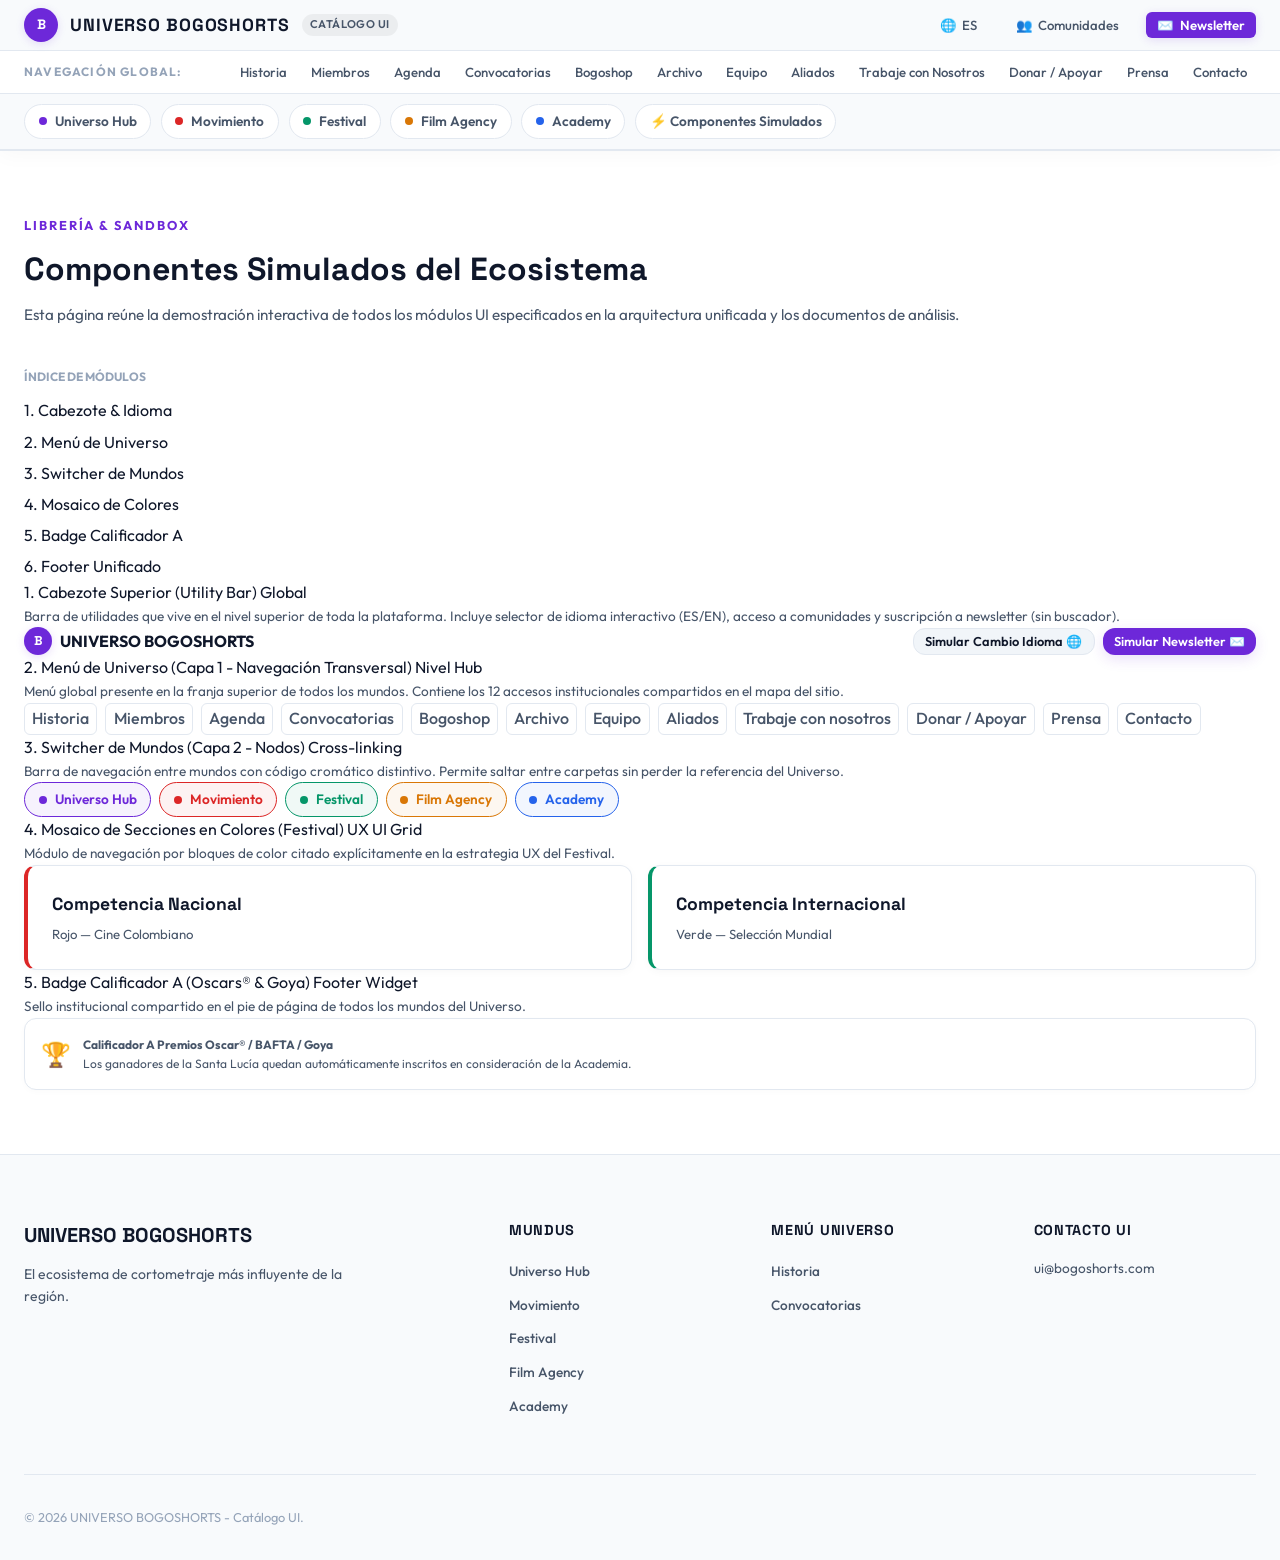
<file: componentes/index.html>
<!DOCTYPE html>
<html lang="es">
<head>
  <meta charset="UTF-8">
  <meta name="viewport" content="width=device-width, initial-scale=1.0">
  <title>Componentes Simulados - Universo BOGOSHORTS</title>
  <meta name="description" content="Galería interactiva y catálogo de componentes de interfaz reutilizables para la plataforma Universo BOGOSHORTS.">
  <link rel="stylesheet" href="../css/styles.css">
</head>
<body class="theme-universo">

  <!-- STICKY HEADER SYSTEM -->
  <header class="sticky-header-wrapper">
    <!-- 1. CABEZOTE (UTILITY BAR) -->
    <div class="cabezote-bar">
      <div class="container cabezote-content">
        <div class="brand-identity">
          <a href="../index.html" class="logo-symbol">B</a>
          <span class="brand-name">UNIVERSO BOGOSHORTS</span>
          <span class="brand-badge">Catálogo UI</span>
        </div>
        <div class="cabezote-actions">
          <button class="cabezote-btn" id="langToggleBtn" data-lang="ES" title="Cambiar Idioma">
            🌐 <span class="lang-text">ES</span>
          </button>
          <button class="cabezote-btn" data-modal-target="genericModal" data-modal-title="Comunidades UI">
            👥 <span>Comunidades</span>
          </button>
          <button class="cabezote-btn btn-primary" data-modal-target="newsletterModal">
            ✉️ <span>Newsletter</span>
          </button>
        </div>
      </div>
    </div>

    <!-- 2. MENÚ DE UNIVERSO (GLOBAL LAYER 1) -->
    <div class="universo-nav-bar">
      <div class="container universo-nav-content">
        <span class="universo-nav-label">Navegación Global:</span>
        <ul class="universo-menu-links">
          <li><a href="#" class="universo-link" data-modal-target="genericModal" data-modal-title="Historia BOGOSHORTS">Historia</a></li>
          <li><a href="#" class="universo-link" data-modal-target="genericModal" data-modal-title="Miembros de la Red">Miembros</a></li>
          <li><a href="#" class="universo-link" data-modal-target="genericModal" data-modal-title="Agenda de Eventos">Agenda</a></li>
          <li><a href="#" class="universo-link" data-modal-target="genericModal" data-modal-title="Convocatorias Abiertas">Convocatorias</a></li>
          <li><a href="#" class="universo-link" data-modal-target="genericModal" data-modal-title="BOGOSHOP (Tienda Oficial)">Bogoshop</a></li>
          <li><a href="#" class="universo-link" data-modal-target="genericModal" data-modal-title="Archivo Cinematográfico">Archivo</a></li>
          <li><a href="#" class="universo-link" data-modal-target="genericModal" data-modal-title="Equipo BOGOSHORTS">Equipo</a></li>
          <li><a href="#" class="universo-link" data-modal-target="genericModal" data-modal-title="Aliados y Coproductores">Aliados</a></li>
          <li><a href="#" class="universo-link" data-modal-target="genericModal" data-modal-title="Trabaje con Nosotros">Trabaje con Nosotros</a></li>
          <li><a href="#" class="universo-link" data-modal-target="genericModal" data-modal-title="Donar y Apoyar">Donar / Apoyar</a></li>
          <li><a href="#" class="universo-link" data-modal-target="genericModal" data-modal-title="Sala de Prensa">Prensa</a></li>
          <li><a href="#" class="universo-link" data-modal-target="genericModal" data-modal-title="Contacto General">Contacto</a></li>
        </ul>
      </div>
    </div>

    <!-- 3. ACCESO A LOS MUNDOS (LAYER 2 SWITCHER) -->
    <div class="world-switcher-bar">
      <div class="container world-switcher-content">
        <nav class="world-tabs">
          <a href="../index.html" class="world-tab" data-world="universo">
            <span class="dot"></span> Universo Hub
          </a>
          <a href="../movimiento/index.html" class="world-tab" data-world="movimiento">
            <span class="dot"></span> Movimiento
          </a>
          <a href="../festival/index.html" class="world-tab" data-world="festival">
            <span class="dot"></span> Festival
          </a>
          <a href="../film-agency/index.html" class="world-tab" data-world="agency">
            <span class="dot"></span> Film Agency
          </a>
          <a href="../academy/index.html" class="world-tab" data-world="academy">
            <span class="dot"></span> Academy
          </a>
          <a href="index.html" class="world-tab active" data-world="componentes">
            ⚡ Componentes Simulados
          </a>
        </nav>
      </div>
    </div>
  </header>

  <!-- MAIN PAGE CONTENT -->
  <main class="section-padding">
    <div class="container">
      <div class="section-header">
        <div class="section-subtitle">Librería & Sandbox</div>
        <h1 class="section-title">Componentes Simulados del Ecosistema</h1>
        <p style="color: var(--text-muted); font-size: 0.95rem; margin-top: 0.5rem;">
          Esta página reúne la demostración interactiva de todos los módulos UI especificados en la arquitectura unificada y los documentos de análisis.
        </p>
      </div>

      <div class="components-sidebar-layout">
        <!-- SIDEBAR NAV -->
        <aside class="comp-sidebar">
          <div style="font-size: 0.75rem; font-weight: 700; color: var(--text-dim); text-transform: uppercase; margin-bottom: 0.75rem;">
            Índice de Módulos
          </div>
          <nav style="display: flex; flex-direction: column; gap: 0.35rem;">
            <a href="#comp-cabezote" class="comp-nav-link active">1. Cabezote & Idioma</a>
            <a href="#comp-menu-universo" class="comp-nav-link">2. Menú de Universo</a>
            <a href="#comp-world-switcher" class="comp-nav-link">3. Switcher de Mundos</a>
            <a href="#comp-mosaico" class="comp-nav-link">4. Mosaico de Colores</a>
            <a href="#comp-calificador" class="comp-nav-link">5. Badge Calificador A</a>
            <a href="#comp-footer" class="comp-nav-link">6. Footer Unificado</a>
          </nav>
        </aside>

        <!-- MAIN CONTENT AREA -->
        <div>
          <!-- COMPONENT 1: CABEZOTE -->
          <div class="comp-box" id="comp-cabezote">
            <div class="comp-box-title">
              <span>1. Cabezote Superior (Utility Bar)</span>
              <span class="comp-tag">Global</span>
            </div>
            <p style="font-size: 0.85rem; color: var(--text-muted);">
              Barra de utilidades que vive en el nivel superior de toda la plataforma. Incluye selector de idioma interactivo (ES/EN), acceso a comunidades y suscripción a newsletter (sin buscador).
            </p>
            <div class="comp-preview">
              <div style="display: flex; gap: 1rem; flex-wrap: wrap; align-items: center; justify-content: space-between;">
                <div style="display: flex; align-items: center; gap: 0.5rem;">
                  <span class="logo-symbol" style="width: 28px; height: 28px; font-size: 0.8rem;">B</span>
                  <strong>UNIVERSO BOGOSHORTS</strong>
                </div>
                <div style="display: flex; gap: 0.5rem;">
                  <button class="btn btn-secondary" style="padding: 0.3rem 0.7rem; font-size: 0.8rem;" onclick="document.getElementById('langToggleBtn').click()">Simular Cambio Idioma 🌐</button>
                  <button class="btn btn-primary" style="padding: 0.3rem 0.7rem; font-size: 0.8rem;" data-modal-target="newsletterModal">Simular Newsletter ✉️</button>
                </div>
              </div>
            </div>
          </div>

          <!-- COMPONENT 2: MENÚ DE UNIVERSO -->
          <div class="comp-box" id="comp-menu-universo">
            <div class="comp-box-title">
              <span>2. Menú de Universo (Capa 1 - Navegación Transversal)</span>
              <span class="comp-tag">Nivel Hub</span>
            </div>
            <p style="font-size: 0.85rem; color: var(--text-muted);">
              Menú global presente en la franja superior de todos los mundos. Contiene los 12 accesos institucionales compartidos en el mapa del sitio.
            </p>
            <div class="comp-preview">
              <div class="universo-menu-links" style="display: flex; flex-wrap: wrap; gap: 0.5rem;">
                <span class="tag" style="cursor: pointer;" data-modal-target="genericModal" data-modal-title="Historia">Historia</span>
                <span class="tag" style="cursor: pointer;" data-modal-target="genericModal" data-modal-title="Miembros">Miembros</span>
                <span class="tag" style="cursor: pointer;" data-modal-target="genericModal" data-modal-title="Agenda">Agenda</span>
                <span class="tag" style="cursor: pointer;" data-modal-target="genericModal" data-modal-title="Convocatorias">Convocatorias</span>
                <span class="tag" style="cursor: pointer;" data-modal-target="genericModal" data-modal-title="Bogoshop">Bogoshop</span>
                <span class="tag" style="cursor: pointer;" data-modal-target="genericModal" data-modal-title="Archivo">Archivo</span>
                <span class="tag" style="cursor: pointer;" data-modal-target="genericModal" data-modal-title="Equipo">Equipo</span>
                <span class="tag" style="cursor: pointer;" data-modal-target="genericModal" data-modal-title="Aliados">Aliados</span>
                <span class="tag" style="cursor: pointer;" data-modal-target="genericModal" data-modal-title="Trabaje con nosotros">Trabaje con nosotros</span>
                <span class="tag" style="cursor: pointer;" data-modal-target="genericModal" data-modal-title="Donar">Donar / Apoyar</span>
                <span class="tag" style="cursor: pointer;" data-modal-target="genericModal" data-modal-title="Prensa">Prensa</span>
                <span class="tag" style="cursor: pointer;" data-modal-target="genericModal" data-modal-title="Contacto">Contacto</span>
              </div>
            </div>
          </div>

          <!-- COMPONENT 3: SWITCHER DE MUNDOS -->
          <div class="comp-box" id="comp-world-switcher">
            <div class="comp-box-title">
              <span>3. Switcher de Mundos (Capa 2 - Nodos)</span>
              <span class="comp-tag">Cross-linking</span>
            </div>
            <p style="font-size: 0.85rem; color: var(--text-muted);">
              Barra de navegación entre mundos con código cromático distintivo. Permite saltar entre carpetas sin perder la referencia del Universo.
            </p>
            <div class="comp-preview">
              <div style="display: flex; gap: 0.5rem; flex-wrap: wrap;">
                <a href="../index.html" class="world-tab" data-world="universo" style="border: 1px solid var(--color-universo); color: var(--color-universo); background: rgba(109, 40, 217, 0.06);">
                  <span class="dot" style="background: var(--color-universo);"></span> Universo Hub
                </a>
                <a href="../movimiento/index.html" class="world-tab" data-world="movimiento" style="border: 1px solid var(--color-movimiento); color: var(--color-movimiento); background: rgba(220, 38, 38, 0.06);">
                  <span class="dot" style="background: var(--color-movimiento);"></span> Movimiento
                </a>
                <a href="../festival/index.html" class="world-tab" data-world="festival" style="border: 1px solid var(--color-festival); color: var(--color-festival); background: rgba(5, 150, 105, 0.06);">
                  <span class="dot" style="background: var(--color-festival);"></span> Festival
                </a>
                <a href="../film-agency/index.html" class="world-tab" data-world="agency" style="border: 1px solid var(--color-agency); color: var(--color-agency); background: rgba(217, 119, 6, 0.06);">
                  <span class="dot" style="background: var(--color-agency);"></span> Film Agency
                </a>
                <a href="../academy/index.html" class="world-tab" data-world="academy" style="border: 1px solid var(--color-academy); color: var(--color-academy); background: rgba(37, 99, 235, 0.06);">
                  <span class="dot" style="background: var(--color-academy);"></span> Academy
                </a>
              </div>
            </div>
          </div>

          <!-- COMPONENT 4: MOSAICO DE COLORES -->
          <div class="comp-box" id="comp-mosaico">
            <div class="comp-box-title">
              <span>4. Mosaico de Secciones en Colores (Festival)</span>
              <span class="comp-tag">UX UI Grid</span>
            </div>
            <p style="font-size: 0.85rem; color: var(--text-muted);">
              Módulo de navegación por bloques de color citado explícitamente en la estrategia UX del Festival.
            </p>
            <div class="comp-preview">
              <div class="mosaic-grid" style="grid-template-columns: repeat(2, 1fr);">
                <div class="mosaic-item color-1">
                  <h5 class="mosaic-title">Competencia Nacional</h5>
                  <div class="mosaic-desc">Rojo — Cine Colombiano</div>
                </div>
                <div class="mosaic-item color-2">
                  <h5 class="mosaic-title">Competencia Internacional</h5>
                  <div class="mosaic-desc">Verde — Selección Mundial</div>
                </div>
              </div>
            </div>
          </div>

          <!-- COMPONENT 5: CALIFICADOR A -->
          <div class="comp-box" id="comp-calificador">
            <div class="comp-box-title">
              <span>5. Badge Calificador A (Oscars® & Goya)</span>
              <span class="comp-tag">Footer Widget</span>
            </div>
            <p style="font-size: 0.85rem; color: var(--text-muted);">
              Sello institucional compartido en el pie de página de todos los mundos del Universo.
            </p>
            <div class="comp-preview">
              <div class="calificador-a-badge" style="margin-top: 0;">
                <span class="calificador-a-icon">🏆</span>
                <div class="calificador-a-text">
                  <strong>Calificador A Premios Oscar® / BAFTA / Goya</strong><br>
                  Los ganadores de la Santa Lucía quedan automáticamente inscritos en consideración de la Academia.
                </div>
              </div>
            </div>
          </div>
        </div>
      </div>
    </div>
  </main>

  <!-- FOOTER UNIFICADO GLOBAL -->
  <footer class="footer">
    <div class="container">
      <div class="footer-grid">
        <div>
          <div class="footer-brand-title">UNIVERSO BOGOSHORTS</div>
          <p class="footer-desc">El ecosistema de cortometraje más influyente de la región.</p>
        </div>
        <div>
          <h5 class="footer-col-title">Mundus</h5>
          <ul class="footer-links">
            <li><a href="../index.html">Universo Hub</a></li>
            <li><a href="../movimiento/index.html">Movimiento</a></li>
            <li><a href="../festival/index.html">Festival</a></li>
            <li><a href="../film-agency/index.html">Film Agency</a></li>
            <li><a href="../academy/index.html">Academy</a></li>
          </ul>
        </div>
        <div>
          <h5 class="footer-col-title">Menú Universo</h5>
          <ul class="footer-links">
            <li><a href="#" data-modal-target="genericModal" data-modal-title="Historia">Historia</a></li>
            <li><a href="#" data-modal-target="genericModal" data-modal-title="Convocatorias">Convocatorias</a></li>
          </ul>
        </div>
        <div>
          <h5 class="footer-col-title">Contacto UI</h5>
          <p style="font-size: 0.85rem; color: var(--text-muted);">ui@bogoshorts.com</p>
        </div>
      </div>
      <div class="footer-bottom">
        <div>© 2026 UNIVERSO BOGOSHORTS - Catálogo UI.</div>
      </div>
    </div>
  </footer>

  <!-- MODALS -->
  <div class="modal-backdrop" id="newsletterModal">
    <div class="modal-content">
      <div class="modal-header">
        <h3 class="modal-title">Boletín Universo BOGOSHORTS</h3>
        <button class="modal-close">&times;</button>
      </div>
      <form id="newsletterForm">
        <div class="form-group">
          <label class="form-label">Correo Electrónico</label>
          <input type="email" class="form-input" placeholder="tu@email.com" required>
        </div>
        <button type="submit" class="btn btn-primary" style="width: 100%;">Suscribirse</button>
      </form>
    </div>
  </div>

  <div class="modal-backdrop" id="genericModal">
    <div class="modal-content">
      <div class="modal-header">
        <h3 class="modal-title">Sección del Universo</h3>
        <button class="modal-close">&times;</button>
      </div>
      <p style="font-size: 0.9rem; color: var(--text-muted);">Vista simulada de la sección institucional del Universo.</p>
    </div>
  </div>

  <script src="../js/main.js"></script>
</body>
</html>
</file>
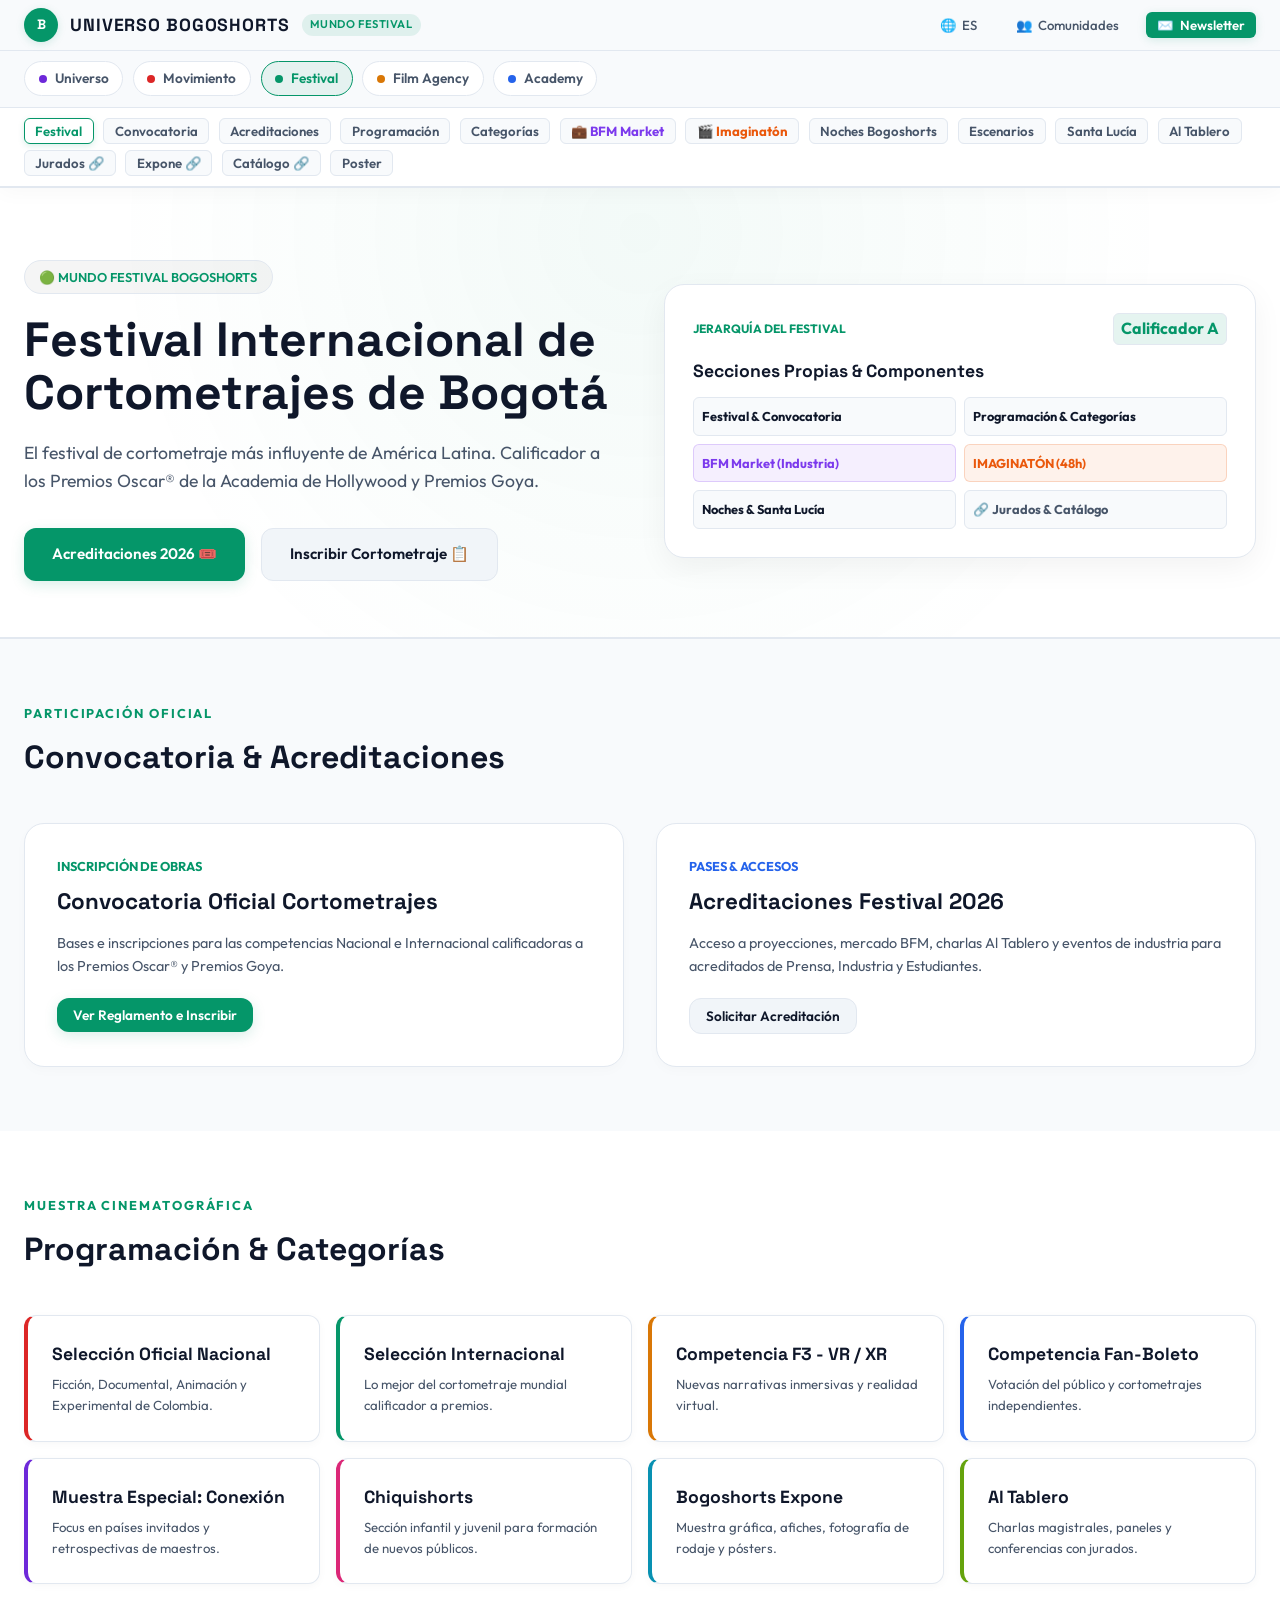
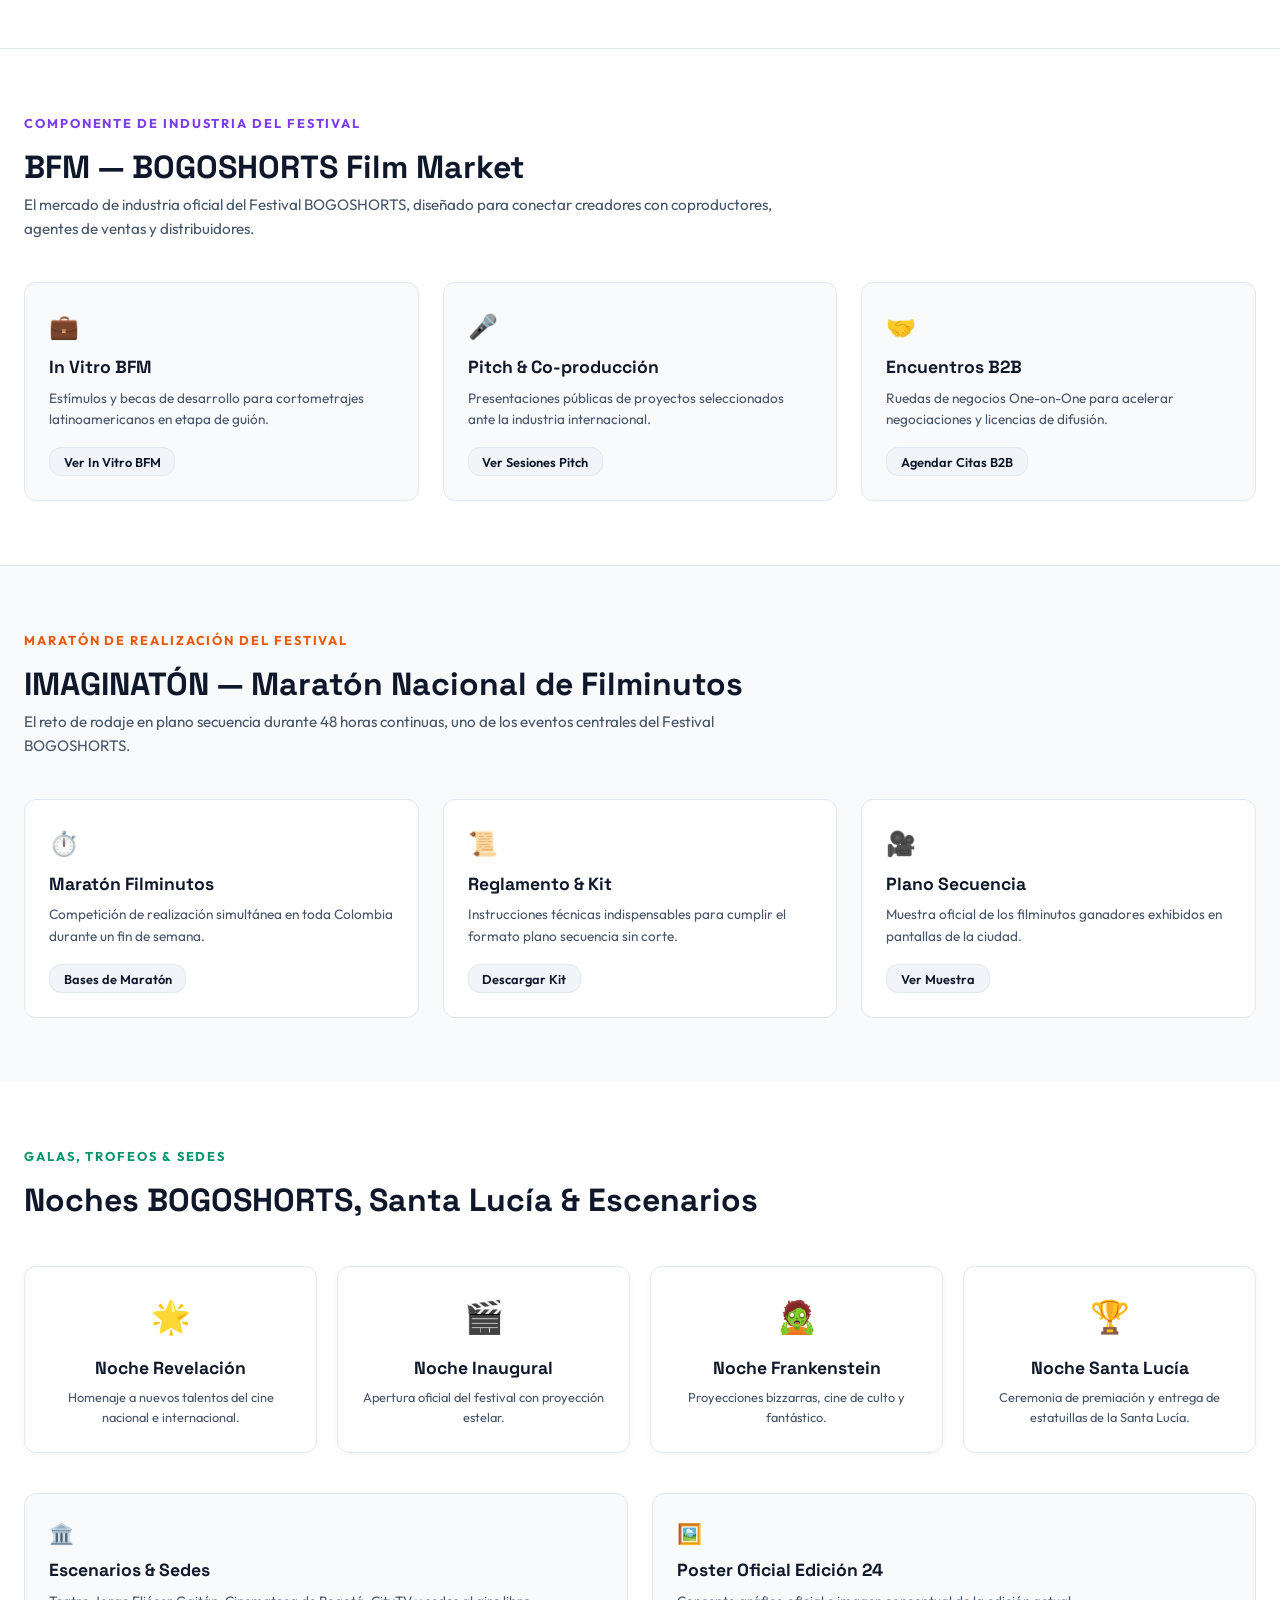
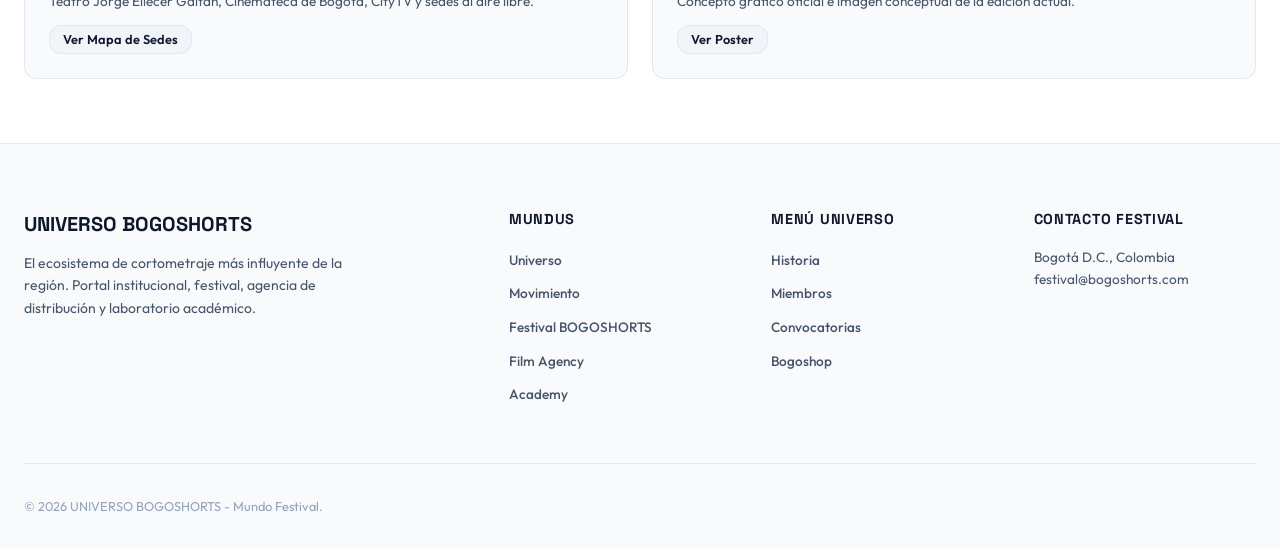
<file: festival/index.html>
<!DOCTYPE html>
<html lang="es">
<head>
  <meta charset="UTF-8">
  <meta name="viewport" content="width=device-width, initial-scale=1.0">
  <title>Festival BOGOSHORTS - Edición 24 | Calificador a los Premios Oscar® y Goya</title>
  <meta name="description" content="Sitio Oficial del Festival Internacional de Cortometrajes de Bogotá - BOGOSHORTS. Convocatorias, BFM, Imaginatón, Noches y Categorías.">
  <link rel="stylesheet" href="../css/styles.css">
</head>
<body class="theme-festival">

  <!-- STICKY HEADER SYSTEM -->
  <header class="sticky-header-wrapper">
    <!-- 1. CABEZOTE (UTILITY BAR) -->
    <div class="cabezote-bar">
      <div class="container cabezote-content">
        <div class="brand-identity">
          <a href="../index.html" class="logo-symbol">B</a>
          <span class="brand-name">UNIVERSO BOGOSHORTS</span>
          <span class="brand-badge" style="background: rgba(5, 150, 105, 0.1); color: #059669;">Mundo Festival</span>
        </div>
        <div class="cabezote-actions">
          <button class="cabezote-btn" id="langToggleBtn" data-lang="ES" title="Cambiar Idioma (Español, English, Português, Français)">
            🌐 <span class="lang-text">ES</span>
          </button>
          <button class="cabezote-btn" data-modal-target="genericModal" data-modal-title="Comunidades del Festival">
            👥 <span>Comunidades</span>
          </button>
          <button class="cabezote-btn btn-primary" data-modal-target="newsletterModal">
            ✉️ <span>Newsletter</span>
          </button>
        </div>
      </div>
    </div>

    <!-- 2. MENÚ DE UNIVERSO (GLOBAL LAYER 1) -->
    <div class="universo-nav-bar">
      <div class="container universo-nav-content">
        <span class="universo-nav-label">Navegación Global:</span>
        <ul class="universo-menu-links">
          <li><a href="#" class="universo-link" data-modal-target="genericModal" data-modal-title="Historia BOGOSHORTS">Historia</a></li>
          <li><a href="#" class="universo-link" data-modal-target="genericModal" data-modal-title="Miembros de la Red">Miembros</a></li>
          <li><a href="../agenda/index.html" class="universo-link">Agenda</a></li>
          <li><a href="#" class="universo-link" data-modal-target="genericModal" data-modal-title="Convocatorias Abiertas">Convocatorias</a></li>
          <li><a href="#" class="universo-link" data-modal-target="genericModal" data-modal-title="BOGOSHOP (Tienda Oficial)">Bogoshop</a></li>
          <li><a href="#" class="universo-link" data-modal-target="genericModal" data-modal-title="Archivo Cinematográfico">Archivo</a></li>
          <li><a href="#" class="universo-link" data-modal-target="genericModal" data-modal-title="Equipo BOGOSHORTS">Equipo</a></li>
          <li><a href="#" class="universo-link" data-modal-target="genericModal" data-modal-title="Aliados y Coproductores">Aliados</a></li>
          <li><a href="#" class="universo-link" data-modal-target="genericModal" data-modal-title="Trabaje con Nosotros">Trabaje con Nosotros</a></li>
          <li><a href="#" class="universo-link" data-modal-target="genericModal" data-modal-title="Donar y Apoyar">Donar / Apoyar</a></li>
          <li><a href="#" class="universo-link" data-modal-target="genericModal" data-modal-title="Sala de Prensa">Prensa</a></li>
          <li><a href="#" class="universo-link" data-modal-target="genericModal" data-modal-title="Contacto General">Contacto</a></li>
        </ul>
      </div>
    </div>

    <!-- 3. ACCESO A LOS MUNDOS (LAYER 2 SWITCHER - LOS 4 MUNDOS DEL ECOSISTEMA) -->
    <div class="world-switcher-bar">
      <div class="container world-switcher-content">
        <nav class="world-tabs">
          <a href="../index.html" class="world-tab" data-world="universo">
            <span class="dot"></span> Universo
          </a>
          <a href="../movimiento/index.html" class="world-tab" data-world="movimiento">
            <span class="dot"></span> Movimiento
          </a>
          <a href="index.html" class="world-tab active" data-world="festival">
            <span class="dot"></span> Festival
          </a>
          <a href="../film-agency/index.html" class="world-tab" data-world="agency">
            <span class="dot"></span> Film Agency
          </a>
          <a href="../academy/index.html" class="world-tab" data-world="academy">
            <span class="dot"></span> Academy
          </a>
        </nav>
      </div>
    </div>

    <!-- 4. MENÚ ESPECÍFICO DEL MUNDO FESTIVAL -->
    <div class="world-menu-bar">
      <div class="container">
        <ul class="world-menu-items">
          <li><a href="#festival" class="world-menu-link active">Festival</a></li>
          <li><a href="#convocatoria" class="world-menu-link">Convocatoria</a></li>
          <li><a href="#acreditaciones" class="world-menu-link">Acreditaciones</a></li>
          <li><a href="#programacion" class="world-menu-link">Programación</a></li>
          <li><a href="#mosaico" class="world-menu-link">Categorías</a></li>
          <li><a href="#bfm" class="world-menu-link" style="color: #7c3aed; font-weight: 700;">💼 BFM Market</a></li>
          <li><a href="#imaginaton" class="world-menu-link" style="color: #ea580c; font-weight: 700;">🎬 Imaginatón</a></li>
          <li><a href="#noches" class="world-menu-link">Noches Bogoshorts</a></li>
          <li><a href="#escenarios" class="world-menu-link">Escenarios</a></li>
          <li><a href="#santa-lucia" class="world-menu-link">Santa Lucía</a></li>
          <li><a href="#al-tablero" class="world-menu-link">Al Tablero</a></li>
          <li><a href="#" class="world-menu-link" data-modal-target="genericModal" data-modal-title="Jurados del Festival (Sección Compartida)">Jurados 🔗</a></li>
          <li><a href="#" class="world-menu-link" data-modal-target="genericModal" data-modal-title="Bogoshorts Expone (Sección Compartida)">Expone 🔗</a></li>
          <li><a href="#" class="world-menu-link" data-modal-target="genericModal" data-modal-title="Catálogo de Cortometrajes (Sección Compartida)">Catálogo 🔗</a></li>
          <li><a href="#poster" class="world-menu-link">Poster</a></li>
        </ul>
      </div>
    </div>
  </header>

  <!-- MAIN HERO SECTION & FESTIVAL PRESENTATION -->
  <main>
    <section class="hero-section" id="festival">
      <div class="container hero-grid">
        <div class="hero-text">
          <div class="hero-badge">🟢 MUNDO FESTIVAL BOGOSHORTS</div>
          <h1 class="hero-title">Festival Internacional de Cortometrajes de Bogotá</h1>
          <p class="hero-subtitle">
            El festival de cortometraje más influyente de América Latina. Calificador a los Premios Oscar® de la Academia de Hollywood y Premios Goya.
          </p>
          <div class="hero-buttons">
            <a href="#acreditaciones" class="btn btn-primary">Acreditaciones 2026 🎟️</a>
            <a href="#convocatoria" class="btn btn-secondary">Inscribir Cortometraje 📋</a>
          </div>
        </div>

        <div class="hero-visual-card">
          <div style="display: flex; justify-content: space-between; align-items: center; margin-bottom: 0.75rem;">
            <span style="font-size: 0.75rem; text-transform: uppercase; font-weight: 700; color: #059669;">JERARQUÍA DEL FESTIVAL</span>
            <span class="tag" style="background: rgba(5, 150, 105, 0.1); color: #059669; font-weight: 700;">Calificador A</span>
          </div>
          <div style="font-family: var(--font-heading); font-size: 1.1rem; font-weight: 700; margin-bottom: 0.75rem; color: var(--text-main);">
            Secciones Propias & Componentes
          </div>
          <div style="display: grid; grid-template-columns: 1fr 1fr; gap: 0.5rem; font-size: 0.8rem;">
            <div style="background: var(--bg-surface); padding: 0.5rem; border-radius: 6px; border: 1px solid var(--border-color);">
              <strong>Festival & Convocatoria</strong>
            </div>
            <div style="background: var(--bg-surface); padding: 0.5rem; border-radius: 6px; border: 1px solid var(--border-color);">
              <strong>Programación & Categorías</strong>
            </div>
            <div style="background: rgba(124, 58, 237, 0.08); padding: 0.5rem; border-radius: 6px; border: 1px solid rgba(124, 58, 237, 0.2); color: #7c3aed;">
              <strong>BFM Market (Industria)</strong>
            </div>
            <div style="background: rgba(234, 88, 12, 0.08); padding: 0.5rem; border-radius: 6px; border: 1px solid rgba(234, 88, 12, 0.2); color: #ea580c;">
              <strong>IMAGINATÓN (48h)</strong>
            </div>
            <div style="background: var(--bg-surface); padding: 0.5rem; border-radius: 6px; border: 1px solid var(--border-color);">
              <strong>Noches & Santa Lucía</strong>
            </div>
            <div style="background: var(--bg-surface); padding: 0.5rem; border-radius: 6px; border: 1px solid var(--border-color); color: var(--text-muted);">
              🔗 <strong>Jurados & Catálogo</strong>
            </div>
          </div>
        </div>
      </div>
    </section>

    <!-- SECTION: CONVOCATORIA & ACREDITACIONES -->
    <section class="section-padding" id="convocatoria" style="background: var(--bg-surface); border-top: 1px solid var(--border-color);">
      <div class="container">
        <div class="section-header">
          <div class="section-subtitle">Participación Oficial</div>
          <h2 class="section-title">Convocatoria & Acreditaciones</h2>
        </div>

        <div style="display: grid; grid-template-columns: 1fr 1fr; gap: 2rem;">
          <div style="background: #ffffff; border: 1px solid var(--border-color); padding: 2rem; border-radius: var(--radius-lg); box-shadow: 0 4px 12px rgba(0,0,0,0.02);">
            <div style="font-size: 0.8rem; font-weight: 700; color: #059669; text-transform: uppercase; margin-bottom: 0.5rem;">INSCRIPCIÓN DE OBRAS</div>
            <h3 style="font-family: var(--font-heading); font-size: 1.4rem; margin-bottom: 0.75rem; color: var(--text-main);">Convocatoria Oficial Cortometrajes</h3>
            <p style="color: var(--text-muted); font-size: 0.9rem; margin-bottom: 1.25rem;">
              Bases e inscripciones para las competencias Nacional e Internacional calificadoras a los Premios Oscar® y Premios Goya.
            </p>
            <button class="btn btn-primary" style="padding: 0.5rem 1rem; font-size: 0.85rem;" data-modal-target="genericModal" data-modal-title="Convocatoria Oficial">Ver Reglamento e Inscribir</button>
          </div>

          <div style="background: #ffffff; border: 1px solid var(--border-color); padding: 2rem; border-radius: var(--radius-lg); box-shadow: 0 4px 12px rgba(0,0,0,0.02);" id="acreditaciones">
            <div style="font-size: 0.8rem; font-weight: 700; color: #2563eb; text-transform: uppercase; margin-bottom: 0.5rem;">PASES & ACCESOS</div>
            <h3 style="font-family: var(--font-heading); font-size: 1.4rem; margin-bottom: 0.75rem; color: var(--text-main);">Acreditaciones Festival 2026</h3>
            <p style="color: var(--text-muted); font-size: 0.9rem; margin-bottom: 1.25rem;">
              Acceso a proyecciones, mercado BFM, charlas Al Tablero y eventos de industria para acreditados de Prensa, Industria y Estudiantes.
            </p>
            <button class="btn btn-secondary" style="padding: 0.5rem 1rem; font-size: 0.85rem;" data-modal-target="genericModal" data-modal-title="Solicitud de Acreditaciones">Solicitar Acreditación</button>
          </div>
        </div>
      </div>
    </section>

    <!-- SECTION: PROGRAMACIÓN & CATEGORÍAS -->
    <section class="section-padding" id="programacion">
      <div class="container">
        <div class="section-header">
          <div class="section-subtitle">Muestra Cinematográfica</div>
          <h2 class="section-title">Programación & Categorías</h2>
        </div>

        <!-- CATEGORÍAS EN COLORES -->
        <div class="mosaic-grid" id="mosaico">
          <div class="mosaic-item color-1">
            <h4 class="mosaic-title">Selección Oficial Nacional</h4>
            <p class="mosaic-desc">Ficción, Documental, Animación y Experimental de Colombia.</p>
          </div>
          <div class="mosaic-item color-2">
            <h4 class="mosaic-title">Selección Internacional</h4>
            <p class="mosaic-desc">Lo mejor del cortometraje mundial calificador a premios.</p>
          </div>
          <div class="mosaic-item color-3">
            <h4 class="mosaic-title">Competencia F3 - VR / XR</h4>
            <p class="mosaic-desc">Nuevas narrativas inmersivas y realidad virtual.</p>
          </div>
          <div class="mosaic-item color-4">
            <h4 class="mosaic-title">Competencia Fan-Boleto</h4>
            <p class="mosaic-desc">Votación del público y cortometrajes independientes.</p>
          </div>
          <div class="mosaic-item color-5">
            <h4 class="mosaic-title">Muestra Especial: Conexión</h4>
            <p class="mosaic-desc">Focus en países invitados y retrospectivas de maestros.</p>
          </div>
          <div class="mosaic-item color-6">
            <h4 class="mosaic-title">Chiquishorts</h4>
            <p class="mosaic-desc">Sección infantil y juvenil para formación de nuevos públicos.</p>
          </div>
          <div class="mosaic-item color-7">
            <h4 class="mosaic-title">Bogoshorts Expone</h4>
            <p class="mosaic-desc">Muestra gráfica, afiches, fotografía de rodaje y pósters.</p>
          </div>
          <div class="mosaic-item color-8">
            <h4 class="mosaic-title">Al Tablero</h4>
            <p class="mosaic-desc">Charlas magistrales, paneles y conferencias con jurados.</p>
          </div>
        </div>
      </div>
    </section>

    <!-- COMPONENTE: BFM (BOGOSHORTS FILM MARKET) -->
    <section class="section-padding" id="bfm" style="background: #ffffff; border-top: 1px solid var(--border-color);">
      <div class="container">
        <div class="section-header">
          <div class="section-subtitle" style="color: #7c3aed;">Componente de Industria del Festival</div>
          <h2 class="section-title">BFM — BOGOSHORTS Film Market</h2>
          <p style="font-size: 0.95rem; color: var(--text-muted); max-width: 780px;">
            El mercado de industria oficial del Festival BOGOSHORTS, diseñado para conectar creadores con coproductores, agentes de ventas y distribuidores.
          </p>
        </div>

        <div style="display: grid; grid-template-columns: repeat(auto-fit, minmax(280px, 1fr)); gap: 1.5rem;">
          <div style="background: var(--bg-surface); border: 1px solid var(--border-color); border-radius: var(--radius-md); padding: 1.5rem;">
            <div style="font-size: 1.5rem; margin-bottom: 0.5rem;">💼</div>
            <h4 style="font-family: var(--font-heading); font-size: 1.1rem; margin-bottom: 0.4rem; color: var(--text-main);">In Vitro BFM</h4>
            <p style="font-size: 0.85rem; color: var(--text-muted); margin-bottom: 1rem;">
              Estímulos y becas de desarrollo para cortometrajes latinoamericanos en etapa de guión.
            </p>
            <button class="btn btn-secondary" style="padding: 0.35rem 0.85rem; font-size: 0.8rem;" data-modal-target="genericModal" data-modal-title="In Vitro BFM">Ver In Vitro BFM</button>
          </div>

          <div style="background: var(--bg-surface); border: 1px solid var(--border-color); border-radius: var(--radius-md); padding: 1.5rem;">
            <div style="font-size: 1.5rem; margin-bottom: 0.5rem;">🎤</div>
            <h4 style="font-family: var(--font-heading); font-size: 1.1rem; margin-bottom: 0.4rem; color: var(--text-main);">Pitch & Co-producción</h4>
            <p style="font-size: 0.85rem; color: var(--text-muted); margin-bottom: 1rem;">
              Presentaciones públicas de proyectos seleccionados ante la industria internacional.
            </p>
            <button class="btn btn-secondary" style="padding: 0.35rem 0.85rem; font-size: 0.8rem;" data-modal-target="genericModal" data-modal-title="Pitch & Coproducción BFM">Ver Sesiones Pitch</button>
          </div>

          <div style="background: var(--bg-surface); border: 1px solid var(--border-color); border-radius: var(--radius-md); padding: 1.5rem;">
            <div style="font-size: 1.5rem; margin-bottom: 0.5rem;">🤝</div>
            <h4 style="font-family: var(--font-heading); font-size: 1.1rem; margin-bottom: 0.4rem; color: var(--text-main);">Encuentros B2B</h4>
            <p style="font-size: 0.85rem; color: var(--text-muted); margin-bottom: 1rem;">
              Ruedas de negocios One-on-One para acelerar negociaciones y licencias de difusión.
            </p>
            <button class="btn btn-secondary" style="padding: 0.35rem 0.85rem; font-size: 0.8rem;" data-modal-target="genericModal" data-modal-title="Encuentros B2B BFM">Agendar Citas B2B</button>
          </div>
        </div>
      </div>
    </section>

    <!-- COMPONENTE: IMAGINATÓN (MARATÓN DE REALIZACIÓN) -->
    <section class="section-padding" id="imaginaton" style="background: var(--bg-surface); border-top: 1px solid var(--border-color);">
      <div class="container">
        <div class="section-header">
          <div class="section-subtitle" style="color: #ea580c;">Maratón de Realización del Festival</div>
          <h2 class="section-title">IMAGINATÓN — Maratón Nacional de Filminutos</h2>
          <p style="font-size: 0.95rem; color: var(--text-muted); max-width: 780px;">
            El reto de rodaje en plano secuencia durante 48 horas continuas, uno de los eventos centrales del Festival BOGOSHORTS.
          </p>
        </div>

        <div style="display: grid; grid-template-columns: repeat(auto-fit, minmax(280px, 1fr)); gap: 1.5rem;">
          <div style="background: #ffffff; border: 1px solid var(--border-color); border-radius: var(--radius-md); padding: 1.5rem;">
            <div style="font-size: 1.5rem; margin-bottom: 0.5rem;">⏱️</div>
            <h4 style="font-family: var(--font-heading); font-size: 1.1rem; margin-bottom: 0.4rem; color: var(--text-main);">Maratón Filminutos</h4>
            <p style="font-size: 0.85rem; color: var(--text-muted); margin-bottom: 1rem;">
              Competición de realización simultánea en toda Colombia durante un fin de semana.
            </p>
            <button class="btn btn-secondary" style="padding: 0.35rem 0.85rem; font-size: 0.8rem;" data-modal-target="genericModal" data-modal-title="Maratón Filminutos">Bases de Maratón</button>
          </div>

          <div style="background: #ffffff; border: 1px solid var(--border-color); border-radius: var(--radius-md); padding: 1.5rem;">
            <div style="font-size: 1.5rem; margin-bottom: 0.5rem;">📜</div>
            <h4 style="font-family: var(--font-heading); font-size: 1.1rem; margin-bottom: 0.4rem; color: var(--text-main);">Reglamento & Kit</h4>
            <p style="font-size: 0.85rem; color: var(--text-muted); margin-bottom: 1rem;">
              Instrucciones técnicas indispensables para cumplir el formato plano secuencia sin corte.
            </p>
            <button class="btn btn-secondary" style="padding: 0.35rem 0.85rem; font-size: 0.8rem;" data-modal-target="genericModal" data-modal-title="Reglamento Imaginatón">Descargar Kit</button>
          </div>

          <div style="background: #ffffff; border: 1px solid var(--border-color); border-radius: var(--radius-md); padding: 1.5rem;">
            <div style="font-size: 1.5rem; margin-bottom: 0.5rem;">🎥</div>
            <h4 style="font-family: var(--font-heading); font-size: 1.1rem; margin-bottom: 0.4rem; color: var(--text-main);">Plano Secuencia</h4>
            <p style="font-size: 0.85rem; color: var(--text-muted); margin-bottom: 1rem;">
              Muestra oficial de los filminutos ganadores exhibidos en pantallas de la ciudad.
            </p>
            <button class="btn btn-secondary" style="padding: 0.35rem 0.85rem; font-size: 0.8rem;" data-modal-target="genericModal" data-modal-title="Muestra Plano Secuencia">Ver Muestra</button>
          </div>
        </div>
      </div>
    </section>

    <!-- SECTION: NOCHES, ESCENARIOS, SANTA LUCÍA & POSTER -->
    <section class="section-padding" id="noches">
      <div class="container">
        <div class="section-header">
          <div class="section-subtitle">Galas, Trofeos & Sedes</div>
          <h2 class="section-title">Noches BOGOSHORTS, Santa Lucía & Escenarios</h2>
        </div>

        <div class="nights-grid" style="margin-bottom: 2.5rem;">
          <div class="night-card">
            <div class="night-icon">🌟</div>
            <h4 class="night-title">Noche Revelación</h4>
            <p style="font-size: 0.8rem; color: var(--text-muted);">Homenaje a nuevos talentos del cine nacional e internacional.</p>
          </div>

          <div class="night-card">
            <div class="night-icon">🎬</div>
            <h4 class="night-title">Noche Inaugural</h4>
            <p style="font-size: 0.8rem; color: var(--text-muted);">Apertura oficial del festival con proyección estelar.</p>
          </div>

          <div class="night-card">
            <div class="night-icon">🧟</div>
            <h4 class="night-title">Noche Frankenstein</h4>
            <p style="font-size: 0.8rem; color: var(--text-muted);">Proyecciones bizzarras, cine de culto y fantástico.</p>
          </div>

          <div class="night-card" id="santa-lucia">
            <div class="night-icon">🏆</div>
            <h4 class="night-title">Noche Santa Lucía</h4>
            <p style="font-size: 0.8rem; color: var(--text-muted);">Ceremonia de premiación y entrega de estatuillas de la Santa Lucía.</p>
          </div>
        </div>

        <div style="display: grid; grid-template-columns: 1fr 1fr; gap: 1.5rem;">
          <div style="background: var(--bg-surface); padding: 1.5rem; border-radius: var(--radius-md); border: 1px solid var(--border-color);" id="escenarios">
            <div style="font-size: 1.25rem; margin-bottom: 0.4rem;">🏛️</div>
            <h4 style="font-family: var(--font-heading); font-size: 1.1rem; margin-bottom: 0.4rem;">Escenarios & Sedes</h4>
            <p style="font-size: 0.85rem; color: var(--text-muted); margin-bottom: 0.75rem;">
              Teatro Jorge Eliécer Gaitán, Cinemateca de Bogotá, CityTV y sedes al aire libre.
            </p>
            <button class="btn btn-secondary" style="padding: 0.35rem 0.8rem; font-size: 0.8rem;" data-modal-target="genericModal" data-modal-title="Escenarios del Festival">Ver Mapa de Sedes</button>
          </div>

          <div style="background: var(--bg-surface); padding: 1.5rem; border-radius: var(--radius-md); border: 1px solid var(--border-color);" id="poster">
            <div style="font-size: 1.25rem; margin-bottom: 0.4rem;">🖼️</div>
            <h4 style="font-family: var(--font-heading); font-size: 1.1rem; margin-bottom: 0.4rem;">Poster Oficial Edición 24</h4>
            <p style="font-size: 0.85rem; color: var(--text-muted); margin-bottom: 0.75rem;">
              Concepto gráfico oficial e imagen conceptual de la edición actual.
            </p>
            <button class="btn btn-secondary" style="padding: 0.35rem 0.8rem; font-size: 0.8rem;" data-modal-target="genericModal" data-modal-title="Poster Oficial">Ver Poster</button>
          </div>
        </div>
      </div>
    </section>
  </main>

  <!-- FOOTER UNIFICADO GLOBAL -->
  <footer class="footer">
    <div class="container">
      <div class="footer-grid">
        <div>
          <div class="footer-brand-title">UNIVERSO BOGOSHORTS</div>
          <p class="footer-desc">
            El ecosistema de cortometraje más influyente de la región. Portal institucional, festival, agencia de distribución y laboratorio académico.
          </p>
        </div>
        <div>
          <h5 class="footer-col-title">Mundus</h5>
          <ul class="footer-links">
            <li><a href="../index.html">Universo</a></li>
            <li><a href="../movimiento/index.html">Movimiento</a></li>
            <li><a href="index.html">Festival BOGOSHORTS</a></li>
            <li><a href="../film-agency/index.html">Film Agency</a></li>
            <li><a href="../academy/index.html">Academy</a></li>
          </ul>
        </div>
        <div>
          <h5 class="footer-col-title">Menú Universo</h5>
          <ul class="footer-links">
            <li><a href="#" data-modal-target="genericModal" data-modal-title="Historia">Historia</a></li>
            <li><a href="#" data-modal-target="genericModal" data-modal-title="Miembros">Miembros</a></li>
            <li><a href="#" data-modal-target="genericModal" data-modal-title="Convocatorias">Convocatorias</a></li>
            <li><a href="#" data-modal-target="genericModal" data-modal-title="Bogoshop">Bogoshop</a></li>
          </ul>
        </div>
        <div>
          <h5 class="footer-col-title">Contacto Festival</h5>
          <p style="font-size: 0.85rem; color: var(--text-muted);">Bogotá D.C., Colombia<br>festival@bogoshorts.com</p>
        </div>
      </div>
      <div class="footer-bottom">
        <div>© 2026 UNIVERSO BOGOSHORTS - Mundo Festival.</div>
      </div>
    </div>
  </footer>

  <!-- MODALS -->
  <div class="modal-backdrop" id="newsletterModal">
    <div class="modal-content">
      <div class="modal-header">
        <h3 class="modal-title">Boletín Festival BOGOSHORTS</h3>
        <button class="modal-close">&times;</button>
      </div>
      <form id="newsletterForm">
        <div class="form-group">
          <label class="form-label">Correo Electrónico</label>
          <input type="email" class="form-input" placeholder="tu@email.com" required>
        </div>
        <button type="submit" class="btn btn-primary" style="width: 100%;">Suscribirse al Festival</button>
      </form>
    </div>
  </div>

  <div class="modal-backdrop" id="genericModal">
    <div class="modal-content">
      <div class="modal-header">
        <h3 class="modal-title">Sección del Universo</h3>
        <button class="modal-close">&times;</button>
      </div>
      <p style="font-size: 0.9rem; color: var(--text-muted);">Vista de la sección institucional del Universo.</p>
    </div>
  </div>

  <script src="../js/main.js"></script>
</body>
</html>
</file>
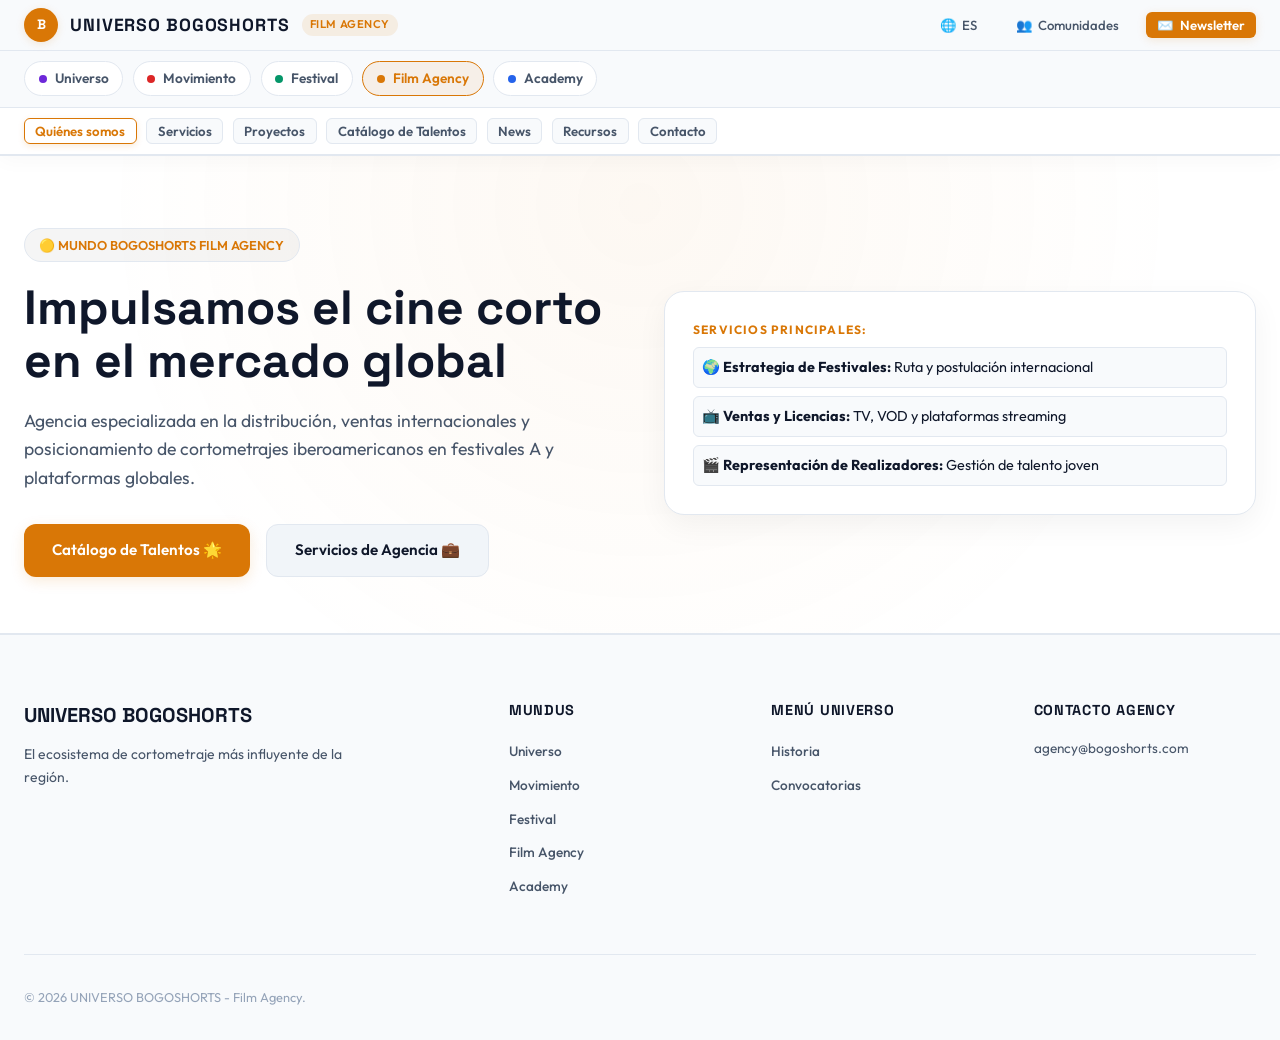
<file: film-agency/index.html>
<!DOCTYPE html>
<html lang="es">
<head>
  <meta charset="UTF-8">
  <meta name="viewport" content="width=device-width, initial-scale=1.0">
  <title>BOGOSHORTS Film Agency - Agencia de Distribución & Talentos</title>
  <meta name="description" content="Agencia de ventas internacionales, distribución en mercados y representación de cortometrajes de América Latina.">
  <link rel="stylesheet" href="../css/styles.css">
</head>
<body class="theme-agency">

  <!-- STICKY HEADER SYSTEM -->
  <header class="sticky-header-wrapper">
    <!-- 1. CABEZOTE (UTILITY BAR) -->
    <div class="cabezote-bar">
      <div class="container cabezote-content">
        <div class="brand-identity">
          <a href="../index.html" class="logo-symbol">B</a>
          <span class="brand-name">UNIVERSO BOGOSHORTS</span>
          <span class="brand-badge" style="background: rgba(217, 119, 6, 0.1); color: #d97706;">Film Agency</span>
        </div>
        <div class="cabezote-actions">
          <button class="cabezote-btn" id="langToggleBtn" data-lang="ES" title="Cambiar Idioma (Español, English, Português, Français)">
            🌐 <span class="lang-text">ES</span>
          </button>
          <button class="cabezote-btn" data-modal-target="genericModal" data-modal-title="Comunidades Film Agency">
            👥 <span>Comunidades</span>
          </button>
          <button class="cabezote-btn btn-primary" data-modal-target="newsletterModal">
            ✉️ <span>Newsletter</span>
          </button>
        </div>
      </div>
    </div>

    <!-- 2. MENÚ DE UNIVERSO (GLOBAL LAYER 1) -->
    <div class="universo-nav-bar">
      <div class="container universo-nav-content">
        <span class="universo-nav-label">Navegación Global:</span>
        <ul class="universo-menu-links">
          <li><a href="#" class="universo-link" data-modal-target="genericModal" data-modal-title="Historia BOGOSHORTS">Historia</a></li>
          <li><a href="#" class="universo-link" data-modal-target="genericModal" data-modal-title="Miembros de la Red">Miembros</a></li>
          <li><a href="../agenda/index.html" class="universo-link">Agenda</a></li>
          <li><a href="#" class="universo-link" data-modal-target="genericModal" data-modal-title="Convocatorias Abiertas">Convocatorias</a></li>
          <li><a href="#" class="universo-link" data-modal-target="genericModal" data-modal-title="BOGOSHOP (Tienda Oficial)">Bogoshop</a></li>
          <li><a href="#" class="universo-link" data-modal-target="genericModal" data-modal-title="Archivo Cinematográfico">Archivo</a></li>
          <li><a href="#" class="universo-link" data-modal-target="genericModal" data-modal-title="Equipo BOGOSHORTS">Equipo</a></li>
          <li><a href="#" class="universo-link" data-modal-target="genericModal" data-modal-title="Aliados y Coproductores">Aliados</a></li>
          <li><a href="#" class="universo-link" data-modal-target="genericModal" data-modal-title="Trabaje con Nosotros">Trabaje con Nosotros</a></li>
          <li><a href="#" class="universo-link" data-modal-target="genericModal" data-modal-title="Donar y Apoyar">Donar / Apoyar</a></li>
          <li><a href="#" class="universo-link" data-modal-target="genericModal" data-modal-title="Sala de Prensa">Prensa</a></li>
          <li><a href="#" class="universo-link" data-modal-target="genericModal" data-modal-title="Contacto General">Contacto</a></li>
        </ul>
      </div>
    </div>

    <!-- 3. ACCESO A LOS MUNDOS (LAYER 2 SWITCHER - LOS 4 MUNDOS DEL ECOSISTEMA) -->
    <div class="world-switcher-bar">
      <div class="container world-switcher-content">
        <nav class="world-tabs">
          <a href="../index.html" class="world-tab" data-world="universo">
            <span class="dot"></span> Universo
          </a>
          <a href="../movimiento/index.html" class="world-tab" data-world="movimiento">
            <span class="dot"></span> Movimiento
          </a>
          <a href="../festival/index.html" class="world-tab" data-world="festival">
            <span class="dot"></span> Festival
          </a>
          <a href="index.html" class="world-tab active" data-world="agency">
            <span class="dot"></span> Film Agency
          </a>
          <a href="../academy/index.html" class="world-tab" data-world="academy">
            <span class="dot"></span> Academy
          </a>
        </nav>
      </div>
    </div>

    <!-- 4. MENÚ PROPIO DEL MUNDO FILM AGENCY -->
    <div class="world-menu-bar">
      <div class="container">
        <ul class="world-menu-items">
          <li><a href="#quienes-somos" class="world-menu-link active">Quiénes somos</a></li>
          <li><a href="#servicios" class="world-menu-link">Servicios</a></li>
          <li><a href="#proyectos" class="world-menu-link">Proyectos</a></li>
          <li><a href="#talentos" class="world-menu-link">Catálogo de Talentos</a></li>
          <li><a href="#news" class="world-menu-link">News</a></li>
          <li><a href="#recursos" class="world-menu-link">Recursos</a></li>
          <li><a href="#contacto" class="world-menu-link">Contacto</a></li>
        </ul>
      </div>
    </div>
  </header>

  <!-- MAIN HERO SECTION -->
  <main>
    <section class="hero-section">
      <div class="container hero-grid">
        <div class="hero-text">
          <div class="hero-badge">🟡 MUNDO BOGOSHORTS FILM AGENCY</div>
          <h1 class="hero-title">Impulsamos el cine corto en el mercado global</h1>
          <p class="hero-subtitle">
            Agencia especializada en la distribución, ventas internacionales y posicionamiento de cortometrajes iberoamericanos en festivales A y plataformas globales.
          </p>
          <div class="hero-buttons">
            <a href="#talentos" class="btn btn-primary">Catálogo de Talentos 🌟</a>
            <a href="#servicios" class="btn btn-secondary">Servicios de Agencia 💼</a>
          </div>
        </div>

        <div class="hero-visual-card">
          <div style="font-size: 0.75rem; text-transform: uppercase; color: #d97706; margin-bottom: 0.5rem; letter-spacing: 0.1em; font-weight: 700;">
            Servicios Principales:
          </div>
          <ul style="display: flex; flex-direction: column; gap: 0.5rem; font-size: 0.9rem;">
            <li style="padding: 0.5rem; background: var(--bg-surface); border-radius: 6px; border: 1px solid var(--border-color);">🌍 <strong>Estrategia de Festivales:</strong> Ruta y postulación internacional</li>
            <li style="padding: 0.5rem; background: var(--bg-surface); border-radius: 6px; border: 1px solid var(--border-color);">📺 <strong>Ventas y Licencias:</strong> TV, VOD y plataformas streaming</li>
            <li style="padding: 0.5rem; background: var(--bg-surface); border-radius: 6px; border: 1px solid var(--border-color);">🎬 <strong>Representación de Realizadores:</strong> Gestión de talento joven</li>
          </ul>
        </div>
      </div>
    </section>
  </main>

  <!-- FOOTER UNIFICADO GLOBAL -->
  <footer class="footer">
    <div class="container">
      <div class="footer-grid">
        <div>
          <div class="footer-brand-title">UNIVERSO BOGOSHORTS</div>
          <p class="footer-desc">El ecosistema de cortometraje más influyente de la región.</p>
        </div>
        <div>
          <h5 class="footer-col-title">Mundus</h5>
          <ul class="footer-links">
            <li><a href="../index.html">Universo</a></li>
            <li><a href="../movimiento/index.html">Movimiento</a></li>
            <li><a href="../festival/index.html">Festival</a></li>
            <li><a href="index.html">Film Agency</a></li>
            <li><a href="../academy/index.html">Academy</a></li>
          </ul>
        </div>
        <div>
          <h5 class="footer-col-title">Menú Universo</h5>
          <ul class="footer-links">
            <li><a href="#" data-modal-target="genericModal" data-modal-title="Historia">Historia</a></li>
            <li><a href="#" data-modal-target="genericModal" data-modal-title="Convocatorias">Convocatorias</a></li>
          </ul>
        </div>
        <div>
          <h5 class="footer-col-title">Contacto Agency</h5>
          <p style="font-size: 0.85rem; color: var(--text-muted);">agency@bogoshorts.com</p>
        </div>
      </div>
      <div class="footer-bottom">
        <div>© 2026 UNIVERSO BOGOSHORTS - Film Agency.</div>
      </div>
    </div>
  </footer>

  <!-- MODALS -->
  <div class="modal-backdrop" id="newsletterModal">
    <div class="modal-content">
      <div class="modal-header">
        <h3 class="modal-title">Boletín BOGOSHORTS Film Agency</h3>
        <button class="modal-close">&times;</button>
      </div>
      <form id="newsletterForm">
        <div class="form-group">
          <label class="form-label">Correo Electrónico</label>
          <input type="email" class="form-input" placeholder="tu@email.com" required>
        </div>
        <button type="submit" class="btn btn-primary" style="width: 100%;">Suscribirse</button>
      </form>
    </div>
  </div>

  <div class="modal-backdrop" id="genericModal">
    <div class="modal-content">
      <div class="modal-header">
        <h3 class="modal-title">Sección del Universo</h3>
        <button class="modal-close">&times;</button>
      </div>
      <p style="font-size: 0.9rem; color: var(--text-muted);">Vista de la sección institucional del Universo.</p>
    </div>
  </div>

  <script src="../js/main.js"></script>
</body>
</html>
</file>
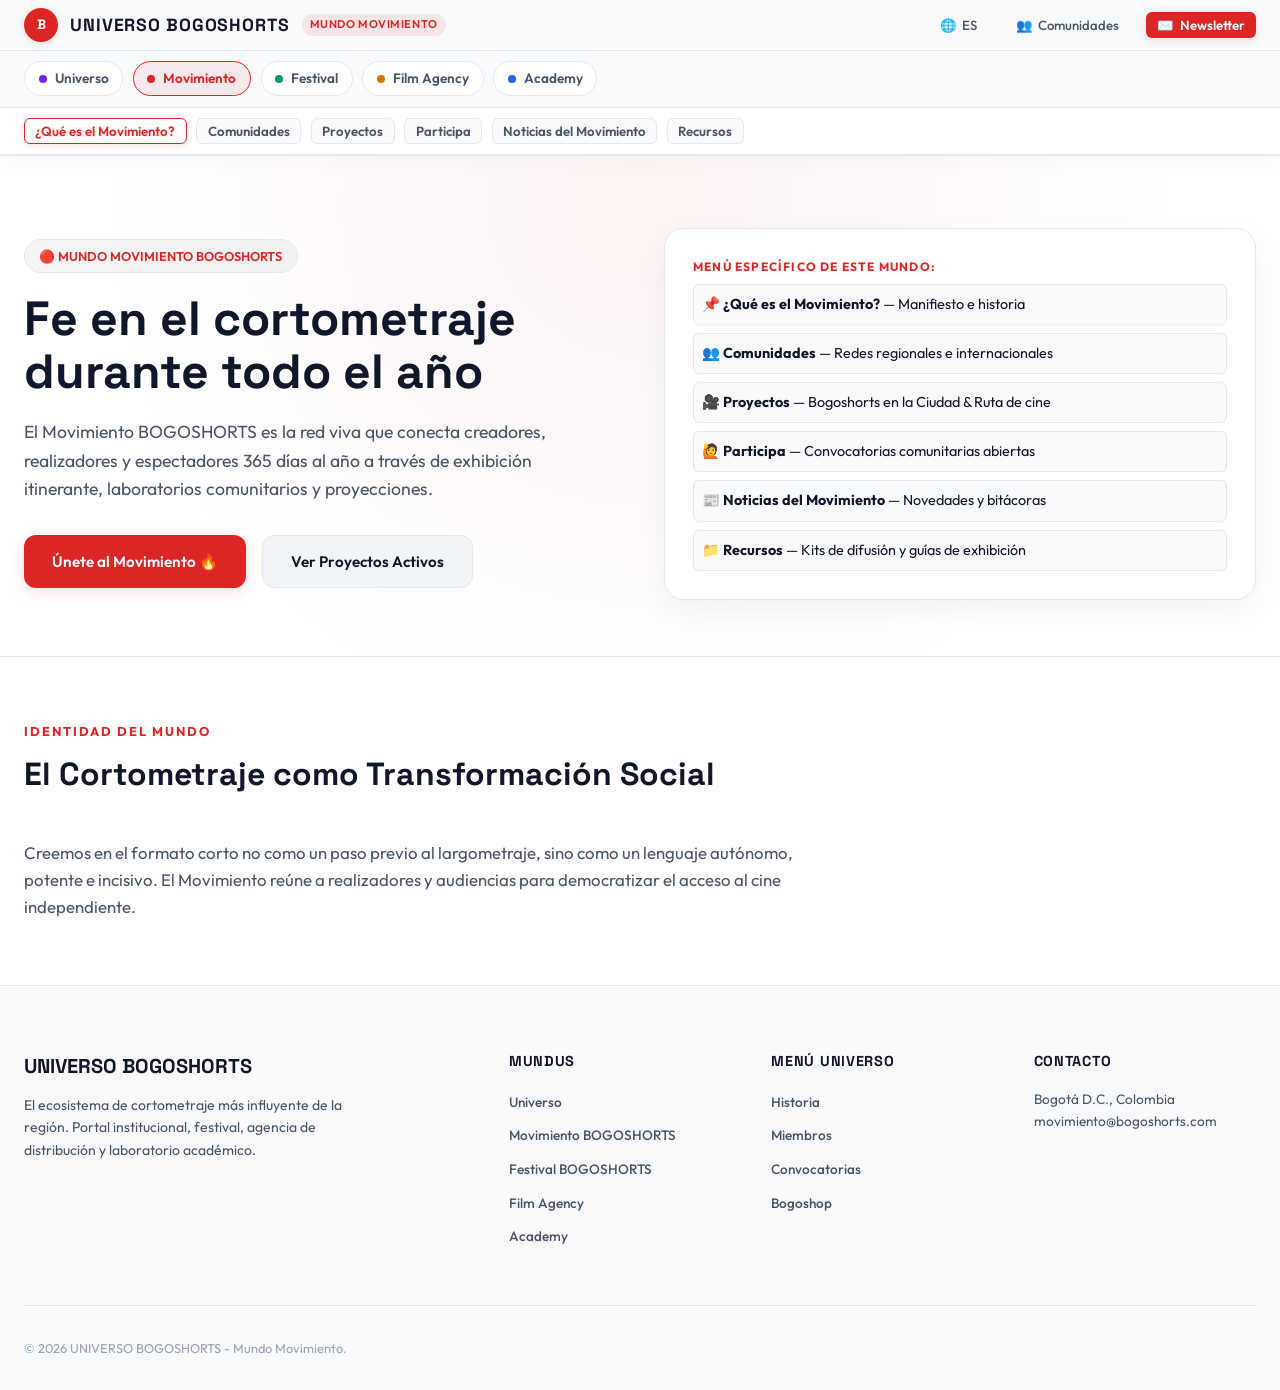
<file: movimiento/index.html>
<!DOCTYPE html>
<html lang="es">
<head>
  <meta charset="UTF-8">
  <meta name="viewport" content="width=device-width, initial-scale=1.0">
  <title>Movimiento BOGOSHORTS - Mundo de Comunidad y Realización</title>
  <meta name="description" content="Mundo Movimiento BOGOSHORTS: Comunidad de cineastas, proyectos independientes y red de difusión de cortometrajes.">
  <link rel="stylesheet" href="../css/styles.css">
</head>
<body class="theme-movimiento">

  <!-- STICKY HEADER SYSTEM -->
  <header class="sticky-header-wrapper">
    <!-- 1. CABEZOTE (UTILITY BAR) -->
    <div class="cabezote-bar">
      <div class="container cabezote-content">
        <div class="brand-identity">
          <a href="../index.html" class="logo-symbol">B</a>
          <span class="brand-name">UNIVERSO BOGOSHORTS</span>
          <span class="brand-badge" style="background: rgba(220, 38, 38, 0.1); color: #dc2626;">Mundo Movimiento</span>
        </div>
        <div class="cabezote-actions">
          <button class="cabezote-btn" id="langToggleBtn" data-lang="ES" title="Cambiar Idioma (Español, English, Português, Français)">
            🌐 <span class="lang-text">ES</span>
          </button>
          <button class="cabezote-btn" data-modal-target="genericModal" data-modal-title="Comunidades Movimiento">
            👥 <span>Comunidades</span>
          </button>
          <button class="cabezote-btn btn-primary" data-modal-target="newsletterModal">
            ✉️ <span>Newsletter</span>
          </button>
        </div>
      </div>
    </div>

    <!-- 2. MENÚ DE UNIVERSO (GLOBAL LAYER 1) -->
    <div class="universo-nav-bar">
      <div class="container universo-nav-content">
        <span class="universo-nav-label">Navegación Global:</span>
        <ul class="universo-menu-links">
          <li><a href="#" class="universo-link" data-modal-target="genericModal" data-modal-title="Historia BOGOSHORTS">Historia</a></li>
          <li><a href="#" class="universo-link" data-modal-target="genericModal" data-modal-title="Miembros de la Red">Miembros</a></li>
          <li><a href="../agenda/index.html" class="universo-link">Agenda</a></li>
          <li><a href="#" class="universo-link" data-modal-target="genericModal" data-modal-title="Convocatorias Abiertas">Convocatorias</a></li>
          <li><a href="#" class="universo-link" data-modal-target="genericModal" data-modal-title="BOGOSHOP (Tienda Oficial)">Bogoshop</a></li>
          <li><a href="#" class="universo-link" data-modal-target="genericModal" data-modal-title="Archivo Cinematográfico">Archivo</a></li>
          <li><a href="#" class="universo-link" data-modal-target="genericModal" data-modal-title="Equipo BOGOSHORTS">Equipo</a></li>
          <li><a href="#" class="universo-link" data-modal-target="genericModal" data-modal-title="Aliados y Coproductores">Aliados</a></li>
          <li><a href="#" class="universo-link" data-modal-target="genericModal" data-modal-title="Trabaje con Nosotros">Trabaje con Nosotros</a></li>
          <li><a href="#" class="universo-link" data-modal-target="genericModal" data-modal-title="Donar y Apoyar">Donar / Apoyar</a></li>
          <li><a href="#" class="universo-link" data-modal-target="genericModal" data-modal-title="Sala de Prensa">Prensa</a></li>
          <li><a href="#" class="universo-link" data-modal-target="genericModal" data-modal-title="Contacto General">Contacto</a></li>
        </ul>
      </div>
    </div>

    <!-- 3. ACCESO A LOS MUNDOS (LAYER 2 SWITCHER - LOS 4 MUNDOS DEL ECOSISTEMA) -->
    <div class="world-switcher-bar">
      <div class="container world-switcher-content">
        <nav class="world-tabs">
          <a href="../index.html" class="world-tab" data-world="universo">
            <span class="dot"></span> Universo
          </a>
          <a href="index.html" class="world-tab active" data-world="movimiento">
            <span class="dot"></span> Movimiento
          </a>
          <a href="../festival/index.html" class="world-tab" data-world="festival">
            <span class="dot"></span> Festival
          </a>
          <a href="../film-agency/index.html" class="world-tab" data-world="agency">
            <span class="dot"></span> Film Agency
          </a>
          <a href="../academy/index.html" class="world-tab" data-world="academy">
            <span class="dot"></span> Academy
          </a>
        </nav>
      </div>
    </div>

    <!-- 4. MENÚ PROPIO DEL MUNDO MOVIMIENTO -->
    <div class="world-menu-bar">
      <div class="container">
        <ul class="world-menu-items">
          <li><a href="#que-es" class="world-menu-link active">¿Qué es el Movimiento?</a></li>
          <li><a href="#comunidades" class="world-menu-link">Comunidades</a></li>
          <li><a href="#proyectos" class="world-menu-link">Proyectos</a></li>
          <li><a href="#participa" class="world-menu-link">Participa</a></li>
          <li><a href="#noticias" class="world-menu-link">Noticias del Movimiento</a></li>
          <li><a href="#recursos" class="world-menu-link">Recursos</a></li>
        </ul>
      </div>
    </div>
  </header>

  <!-- MAIN HERO SECTION -->
  <main>
    <section class="hero-section">
      <div class="container hero-grid">
        <div class="hero-text">
          <div class="hero-badge">🔴 MUNDO MOVIMIENTO BOGOSHORTS</div>
          <h1 class="hero-title">Fe en el cortometraje durante todo el año</h1>
          <p class="hero-subtitle">
            El Movimiento BOGOSHORTS es la red viva que conecta creadores, realizadores y espectadores 365 días al año a través de exhibición itinerante, laboratorios comunitarios y proyecciones.
          </p>
          <div class="hero-buttons">
            <a href="#participa" class="btn btn-primary">Únete al Movimiento 🔥</a>
            <a href="#proyectos" class="btn btn-secondary">Ver Proyectos Activos</a>
          </div>
        </div>

        <div class="hero-visual-card">
          <div style="font-size: 0.75rem; text-transform: uppercase; color: #dc2626; margin-bottom: 0.5rem; letter-spacing: 0.1em; font-weight: 700;">
            Menú Específico de este Mundo:
          </div>
          <ul style="display: flex; flex-direction: column; gap: 0.5rem; font-size: 0.9rem;">
            <li style="padding: 0.5rem; background: var(--bg-surface); border-radius: 6px; border: 1px solid var(--border-color);">📌 <strong>¿Qué es el Movimiento?</strong> — Manifiesto e historia</li>
            <li style="padding: 0.5rem; background: var(--bg-surface); border-radius: 6px; border: 1px solid var(--border-color);">👥 <strong>Comunidades</strong> — Redes regionales e internacionales</li>
            <li style="padding: 0.5rem; background: var(--bg-surface); border-radius: 6px; border: 1px solid var(--border-color);">🎥 <strong>Proyectos</strong> — Bogoshorts en la Ciudad & Ruta de cine</li>
            <li style="padding: 0.5rem; background: var(--bg-surface); border-radius: 6px; border: 1px solid var(--border-color);">🙋 <strong>Participa</strong> — Convocatorias comunitarias abiertas</li>
            <li style="padding: 0.5rem; background: var(--bg-surface); border-radius: 6px; border: 1px solid var(--border-color);">📰 <strong>Noticias del Movimiento</strong> — Novedades y bitácoras</li>
            <li style="padding: 0.5rem; background: var(--bg-surface); border-radius: 6px; border: 1px solid var(--border-color);">📁 <strong>Recursos</strong> — Kits de difusión y guías de exhibición</li>
          </ul>
        </div>
      </div>
    </section>

    <!-- SECTION CONTENT SIMULATION -->
    <section class="section-padding" id="que-es">
      <div class="container">
        <div class="section-header">
          <div class="section-subtitle">Identidad del Mundo</div>
          <h2 class="section-title">El Cortometraje como Transformación Social</h2>
        </div>
        <p style="color: var(--text-muted); max-width: 800px; font-size: 1.05rem;">
          Creemos en el formato corto no como un paso previo al largometraje, sino como un lenguaje autónomo, potente e incisivo. El Movimiento reúne a realizadores y audiencias para democratizar el acceso al cine independiente.
        </p>
      </div>
    </section>
  </main>

  <!-- FOOTER UNIFICADO GLOBAL -->
  <footer class="footer">
    <div class="container">
      <div class="footer-grid">
        <div>
          <div class="footer-brand-title">UNIVERSO BOGOSHORTS</div>
          <p class="footer-desc">
            El ecosistema de cortometraje más influyente de la región. Portal institucional, festival, agencia de distribución y laboratorio académico.
          </p>
        </div>
        <div>
          <h5 class="footer-col-title">Mundus</h5>
          <ul class="footer-links">
            <li><a href="../index.html">Universo</a></li>
            <li><a href="index.html">Movimiento BOGOSHORTS</a></li>
            <li><a href="../festival/index.html">Festival BOGOSHORTS</a></li>
            <li><a href="../film-agency/index.html">Film Agency</a></li>
            <li><a href="../academy/index.html">Academy</a></li>
          </ul>
        </div>
        <div>
          <h5 class="footer-col-title">Menú Universo</h5>
          <ul class="footer-links">
            <li><a href="#" data-modal-target="genericModal" data-modal-title="Historia">Historia</a></li>
            <li><a href="#" data-modal-target="genericModal" data-modal-title="Miembros">Miembros</a></li>
            <li><a href="#" data-modal-target="genericModal" data-modal-title="Convocatorias">Convocatorias</a></li>
            <li><a href="#" data-modal-target="genericModal" data-modal-title="Bogoshop">Bogoshop</a></li>
          </ul>
        </div>
        <div>
          <h5 class="footer-col-title">Contacto</h5>
          <p style="font-size: 0.85rem; color: var(--text-muted);">Bogotá D.C., Colombia<br>movimiento@bogoshorts.com</p>
        </div>
      </div>
      <div class="footer-bottom">
        <div>© 2026 UNIVERSO BOGOSHORTS - Mundo Movimiento.</div>
      </div>
    </div>
  </footer>

  <!-- MODALS -->
  <div class="modal-backdrop" id="newsletterModal">
    <div class="modal-content">
      <div class="modal-header">
        <h3 class="modal-title">Boletín Movimiento BOGOSHORTS</h3>
        <button class="modal-close">&times;</button>
      </div>
      <form id="newsletterForm">
        <div class="form-group">
          <label class="form-label">Correo Electrónico</label>
          <input type="email" class="form-input" placeholder="tu@email.com" required>
        </div>
        <button type="submit" class="btn btn-primary" style="width: 100%;">Suscribirse</button>
      </form>
    </div>
  </div>

  <div class="modal-backdrop" id="genericModal">
    <div class="modal-content">
      <div class="modal-header">
        <h3 class="modal-title">Sección del Universo</h3>
        <button class="modal-close">&times;</button>
      </div>
      <p style="font-size: 0.9rem; color: var(--text-muted);">Vista de la sección institucional del Universo.</p>
    </div>
  </div>

  <script src="../js/main.js"></script>
</body>
</html>
</file>
<file: css/styles.css>
/* ==========================================================================
   UNIVERSO BOGOSHORTS - DESIGN SYSTEM & GLOBAL STYLES (LIGHT / BLANCO)
   ========================================================================== */

@import url('https://fonts.googleapis.com/css2?family=Outfit:wght@300;400;500;600;700;800&family=Space+Grotesk:wght@400;500;600;700&display=swap');

:root {
  /* Color Tokens - Light, Minimal & Clean Theme */
  --bg-dark: #ffffff;
  --bg-surface: #f8fafc;
  --bg-card: #ffffff;
  --bg-card-hover: #f1f5f9;
  --border-color: #e2e8f0;
  --border-highlight: #cbd5e1;
  
  --text-main: #0f172a;
  --text-muted: #475569;
  --text-dim: #94a3b8;
  
  /* Universo Accent */
  --color-universo: #6d28d9;
  --color-universo-glow: rgba(109, 40, 217, 0.15);

  /* Mundos Accents */
  --color-movimiento: #dc2626;
  --color-movimiento-glow: rgba(220, 38, 38, 0.15);
  
  --color-festival: #059669;
  --color-festival-glow: rgba(5, 150, 105, 0.15);
  
  --color-bfm: #7c3aed;
  --color-bfm-glow: rgba(124, 58, 237, 0.15);
  
  --color-imaginaton: #ea580c;
  --color-imaginaton-glow: rgba(234, 88, 12, 0.15);
  
  --color-agency: #d97706;
  --color-agency-glow: rgba(217, 119, 6, 0.15);
  
  --color-academy: #2563eb;
  --color-academy-glow: rgba(37, 99, 235, 0.15);

  /* Dynamic Active World Accent (Default: Universo) */
  --active-accent: var(--color-universo);
  --active-accent-glow: var(--color-universo-glow);

  /* Layout Constants */
  --font-heading: 'Space Grotesk', sans-serif;
  --font-body: 'Outfit', sans-serif;
  --radius-sm: 6px;
  --radius-md: 12px;
  --radius-lg: 20px;
  --radius-full: 9999px;
  --transition: all 0.3s cubic-bezier(0.4, 0, 0.2, 1);
}

/* Specific World Themes */
body.theme-movimiento {
  --active-accent: var(--color-movimiento);
  --active-accent-glow: var(--color-movimiento-glow);
}

body.theme-festival {
  --active-accent: var(--color-festival);
  --active-accent-glow: var(--color-festival-glow);
}

body.theme-bfm {
  --active-accent: var(--color-bfm);
  --active-accent-glow: var(--color-bfm-glow);
}

body.theme-imaginaton {
  --active-accent: var(--color-imaginaton);
  --active-accent-glow: var(--color-imaginaton-glow);
}

body.theme-agency {
  --active-accent: var(--color-agency);
  --active-accent-glow: var(--color-agency-glow);
}

body.theme-academy {
  --active-accent: var(--color-academy);
  --active-accent-glow: var(--color-academy-glow);
}

/* Reset & Base */
*, *::before, *::after {
  box-sizing: border-box;
  margin: 0;
  padding: 0;
}

html {
  scroll-behavior: smooth;
}

body {
  font-family: var(--font-body);
  background-color: var(--bg-dark);
  color: var(--text-main);
  line-height: 1.6;
  overflow-x: hidden;
  min-height: 100vh;
  display: flex;
  flex-direction: column;
}

a {
  color: inherit;
  text-decoration: none;
  transition: var(--transition);
}

button {
  font-family: inherit;
  cursor: pointer;
  border: none;
  background: none;
}

ul {
  list-style: none;
}

/* Container */
.container {
  width: 100%;
  max-width: 1320px;
  margin: 0 auto;
  padding: 0 1.5rem;
}

/* ==========================================================================
   HEADER & NAVIGATION SYSTEM (LIGHT GLASSMORPHISM)
   ========================================================================== */

.sticky-header-wrapper {
  position: sticky;
  top: 0;
  z-index: 1000;
  background: rgba(255, 255, 255, 0.95);
  backdrop-filter: blur(16px);
  -webkit-backdrop-filter: blur(16px);
  border-bottom: 1px solid var(--border-color);
  box-shadow: 0 4px 20px rgba(0, 0, 0, 0.03);
}

/* Top Utility Bar (Cabezote) */
.cabezote-bar {
  background: #f8fafc;
  border-bottom: 1px solid var(--border-color);
  font-size: 0.85rem;
  padding: 0.5rem 0;
}

.cabezote-content {
  display: flex;
  justify-content: space-between;
  align-items: center;
  gap: 1rem;
}

.brand-identity {
  display: flex;
  align-items: center;
  gap: 0.75rem;
}

.logo-symbol {
  width: 34px;
  height: 34px;
  background: var(--active-accent);
  border-radius: 50%;
  display: flex;
  align-items: center;
  justify-content: center;
  font-weight: 800;
  color: #ffffff;
  font-family: var(--font-heading);
  box-shadow: 0 2px 8px var(--active-accent-glow);
}

.brand-name {
  font-family: var(--font-heading);
  font-weight: 700;
  letter-spacing: 0.05em;
  font-size: 1.1rem;
  text-transform: uppercase;
  color: var(--text-main);
}

.brand-badge {
  font-size: 0.7rem;
  background: rgba(0, 0, 0, 0.05);
  padding: 0.15rem 0.5rem;
  border-radius: var(--radius-full);
  color: var(--text-muted);
  text-transform: uppercase;
  letter-spacing: 0.05em;
  font-weight: 600;
}

.cabezote-actions {
  display: flex;
  align-items: center;
  gap: 1rem;
}

.cabezote-btn {
  display: inline-flex;
  align-items: center;
  gap: 0.4rem;
  color: var(--text-muted);
  font-size: 0.825rem;
  font-weight: 500;
  padding: 0.3rem 0.7rem;
  border-radius: var(--radius-sm);
  transition: var(--transition);
}

.cabezote-btn:hover {
  color: var(--text-main);
  background: rgba(0, 0, 0, 0.04);
}

.cabezote-btn.btn-primary {
  background: var(--active-accent);
  color: #ffffff;
  font-weight: 600;
  box-shadow: 0 2px 10px var(--active-accent-glow);
}

.cabezote-btn.btn-primary:hover {
  filter: brightness(1.1);
}

/* Layer 1 Navigation: Menú de Universo (Global) */
.universo-nav-bar {
  padding: 0.5rem 0;
  border-bottom: 1px solid var(--border-color);
  background: #ffffff;
}

/* VISIBILIDAD: Ocultar el Menú Global de Universo al entrar a cualquier Mundo específico */
body:not(.theme-universo) .universo-nav-bar {
  display: none !important;
}

.universo-nav-content {
  display: flex;
  align-items: center;
  justify-content: space-between;
  gap: 1rem;
}

.universo-nav-label {
  font-size: 0.75rem;
  text-transform: uppercase;
  letter-spacing: 0.1em;
  color: var(--text-dim);
  font-weight: 700;
  white-space: nowrap;
}

.universo-menu-links {
  display: flex;
  align-items: center;
  flex-wrap: wrap;
  gap: 0.25rem 0.4rem;
}

.universo-link {
  font-size: 0.825rem;
  font-weight: 500;
  color: var(--text-muted);
  white-space: nowrap;
  padding: 0.2rem 0.55rem;
  border-radius: var(--radius-sm);
}

.universo-link:hover, .universo-link.active {
  color: var(--text-main);
  background: #f1f5f9;
}

/* Layer 2 Navigation: World Switcher / Active World Bar */
.world-switcher-bar {
  background: #f8fafc;
  padding: 0.65rem 0;
  border-bottom: 1px solid var(--border-color);
}

.world-switcher-content {
  display: flex;
  align-items: center;
  justify-content: space-between;
  gap: 1rem;
}

.world-tabs {
  display: flex;
  align-items: center;
  flex-wrap: wrap;
  gap: 0.4rem 0.6rem;
}

.world-tab {
  display: flex;
  align-items: center;
  gap: 0.5rem;
  padding: 0.35rem 0.85rem;
  border-radius: var(--radius-full);
  font-size: 0.85rem;
  font-weight: 600;
  color: var(--text-muted);
  border: 1px solid var(--border-color);
  background: #ffffff;
  transition: var(--transition);
  white-space: nowrap;
}

.world-tab .dot {
  width: 8px;
  height: 8px;
  border-radius: 50%;
  background: var(--text-dim);
  transition: var(--transition);
}

.world-tab[data-world="universo"]:hover, .world-tab[data-world="universo"].active {
  color: var(--color-universo);
  background: rgba(109, 40, 217, 0.08);
  border-color: var(--color-universo);
}
.world-tab[data-world="universo"] .dot { background: var(--color-universo); }

.world-tab[data-world="festival"]:hover, .world-tab[data-world="festival"].active {
  color: var(--color-festival);
  background: rgba(5, 150, 105, 0.08);
  border-color: var(--color-festival);
}
.world-tab[data-world="festival"] .dot { background: var(--color-festival); }

.world-tab[data-world="bfm"]:hover, .world-tab[data-world="bfm"].active {
  color: var(--color-bfm);
  background: rgba(124, 58, 237, 0.08);
  border-color: var(--color-bfm);
}
.world-tab[data-world="bfm"] .dot { background: var(--color-bfm); }

.world-tab[data-world="imaginaton"]:hover, .world-tab[data-world="imaginaton"].active {
  color: var(--color-imaginaton);
  background: rgba(234, 88, 12, 0.08);
  border-color: var(--color-imaginaton);
}
.world-tab[data-world="imaginaton"] .dot { background: var(--color-imaginaton); }

.world-tab[data-world="movimiento"]:hover, .world-tab[data-world="movimiento"].active {
  color: var(--color-movimiento);
  background: rgba(220, 38, 38, 0.08);
  border-color: var(--color-movimiento);
}
.world-tab[data-world="movimiento"] .dot { background: var(--color-movimiento); }

.world-tab[data-world="agency"]:hover, .world-tab[data-world="agency"].active {
  color: var(--color-agency);
  background: rgba(217, 119, 6, 0.08);
  border-color: var(--color-agency);
}
.world-tab[data-world="agency"] .dot { background: var(--color-agency); }

.world-tab[data-world="academy"]:hover, .world-tab[data-world="academy"].active {
  color: var(--color-academy);
  background: rgba(37, 99, 235, 0.08);
  border-color: var(--color-academy);
}
.world-tab[data-world="academy"] .dot { background: var(--color-academy); }

/* World Menu Bar (Sub-navigation specific to active world) */
.world-menu-bar {
  background: #ffffff;
  padding: 0.65rem 0;
  border-bottom: 1px solid var(--border-color);
}

.world-menu-items {
  display: flex;
  align-items: center;
  flex-wrap: wrap;
  gap: 0.4rem 0.6rem;
}

.world-menu-link {
  font-size: 0.825rem;
  font-weight: 600;
  color: var(--text-muted);
  white-space: nowrap;
  padding: 0.25rem 0.65rem;
  border-radius: var(--radius-sm);
  background: #f8fafc;
  border: 1px solid var(--border-color);
  transition: var(--transition);
}

.world-menu-link:hover, .world-menu-link.active {
  color: var(--active-accent);
  background: #ffffff;
  border-color: var(--active-accent);
  box-shadow: 0 2px 6px var(--active-accent-glow);
}

/* Shared Sections Badge Bar inside World Submenu */
.shared-sections-tag-list {
  display: flex;
  align-items: center;
  gap: 0.4rem;
  font-size: 0.75rem;
  color: var(--text-dim);
}

.shared-badge {
  background: #f1f5f9;
  border: 1px solid var(--border-color);
  padding: 0.15rem 0.4rem;
  border-radius: var(--radius-sm);
  color: var(--text-muted);
}

/* ==========================================================================
   HERO & BANNERS (LIGHT CLEAN DESIGN)
   ========================================================================== */

.hero-section {
  position: relative;
  padding: 4.5rem 0 3.5rem;
  background: radial-gradient(circle at 50% 10%, rgba(109, 40, 217, 0.05), transparent 70%), #ffffff;
  overflow: hidden;
  border-bottom: 1px solid var(--border-color);
}

body.theme-movimiento .hero-section {
  background: radial-gradient(circle at 50% 10%, rgba(220, 38, 38, 0.05), transparent 70%), #ffffff;
}
body.theme-festival .hero-section {
  background: radial-gradient(circle at 50% 10%, rgba(5, 150, 105, 0.05), transparent 70%), #ffffff;
}
body.theme-bfm .hero-section {
  background: radial-gradient(circle at 50% 10%, rgba(124, 58, 237, 0.05), transparent 70%), #ffffff;
}
body.theme-imaginaton .hero-section {
  background: radial-gradient(circle at 50% 10%, rgba(234, 88, 12, 0.05), transparent 70%), #ffffff;
}
body.theme-agency .hero-section {
  background: radial-gradient(circle at 50% 10%, rgba(217, 119, 6, 0.05), transparent 70%), #ffffff;
}
body.theme-academy .hero-section {
  background: radial-gradient(circle at 50% 10%, rgba(37, 99, 235, 0.05), transparent 70%), #ffffff;
}

.hero-grid {
  display: grid;
  grid-template-columns: 1fr 1fr;
  gap: 3rem;
  align-items: center;
}

@media (max-width: 992px) {
  .hero-grid {
    grid-template-columns: 1fr;
    text-align: center;
  }
}

.hero-badge {
  display: inline-flex;
  align-items: center;
  gap: 0.5rem;
  padding: 0.35rem 0.9rem;
  background: rgba(0, 0, 0, 0.04);
  border: 1px solid var(--border-color);
  border-radius: var(--radius-full);
  font-size: 0.8rem;
  font-weight: 600;
  margin-bottom: 1.25rem;
  color: var(--active-accent);
}

.hero-title {
  font-family: var(--font-heading);
  font-size: 3rem;
  font-weight: 800;
  line-height: 1.1;
  margin-bottom: 1.25rem;
  color: var(--text-main);
}

.hero-subtitle {
  font-size: 1.1rem;
  color: var(--text-muted);
  margin-bottom: 2rem;
  max-width: 580px;
}

.hero-buttons {
  display: flex;
  gap: 1rem;
  flex-wrap: wrap;
}

@media (max-width: 992px) {
  .hero-buttons {
    justify-content: center;
  }
}

.btn {
  display: inline-flex;
  align-items: center;
  justify-content: center;
  gap: 0.6rem;
  padding: 0.85rem 1.75rem;
  border-radius: var(--radius-md);
  font-weight: 600;
  font-size: 0.95rem;
  transition: var(--transition);
}

.btn-primary {
  background: var(--active-accent);
  color: #ffffff;
  box-shadow: 0 4px 14px var(--active-accent-glow);
}

.btn-primary:hover {
  transform: translateY(-2px);
  filter: brightness(1.05);
}

.btn-secondary {
  background: #f1f5f9;
  border: 1px solid var(--border-color);
  color: var(--text-main);
}

.btn-secondary:hover {
  background: #e2e8f0;
  border-color: var(--border-highlight);
}

/* Visual Card Showcase in Hero */
.hero-visual-card {
  background: #ffffff;
  border: 1px solid var(--border-color);
  border-radius: var(--radius-lg);
  padding: 1.75rem;
  position: relative;
  box-shadow: 0 10px 30px rgba(0, 0, 0, 0.05);
}

.hero-visual-card::before {
  content: '';
  position: absolute;
  inset: -1px;
  border-radius: var(--radius-lg);
  background: linear-gradient(135deg, var(--active-accent), transparent 60%);
  z-index: -1;
  opacity: 0.15;
}

/* ==========================================================================
   HUB WORLDS GRID (UNIVERSO HOME)
   ========================================================================== */

.section-padding {
  padding: 4rem 0;
}

.section-header {
  margin-bottom: 2.5rem;
}

.section-subtitle {
  font-size: 0.8rem;
  text-transform: uppercase;
  letter-spacing: 0.15em;
  color: var(--active-accent);
  font-weight: 700;
  margin-bottom: 0.5rem;
}

.section-title {
  font-family: var(--font-heading);
  font-size: 2rem;
  font-weight: 700;
  color: var(--text-main);
}

/* Worlds Grid */
.worlds-grid {
  display: grid;
  grid-template-columns: repeat(auto-fit, minmax(280px, 1fr));
  gap: 1.5rem;
}

.world-card {
  background: #ffffff;
  border: 1px solid var(--border-color);
  border-radius: var(--radius-lg);
  padding: 2rem;
  transition: var(--transition);
  position: relative;
  display: flex;
  flex-direction: column;
  justify-content: space-between;
  box-shadow: 0 4px 12px rgba(0, 0, 0, 0.03);
  overflow: hidden;
}

.world-card::after {
  content: '';
  position: absolute;
  top: 0;
  left: 0;
  right: 0;
  height: 4px;
  background: var(--world-color, var(--color-universo));
}

.world-card:hover {
  transform: translateY(-5px);
  border-color: var(--world-color, var(--color-universo));
  box-shadow: 0 12px 25px rgba(0, 0, 0, 0.08);
}

.world-card-icon {
  width: 48px;
  height: 48px;
  border-radius: 50%;
  border: 2px dashed var(--world-color);
  display: flex;
  align-items: center;
  justify-content: center;
  margin-bottom: 1.25rem;
  color: var(--world-color);
  font-size: 1.2rem;
  background: var(--bg-surface);
}

.world-card-title {
  font-family: var(--font-heading);
  font-size: 1.35rem;
  font-weight: 700;
  margin-bottom: 0.75rem;
  color: var(--text-main);
}

.world-card-desc {
  font-size: 0.9rem;
  color: var(--text-muted);
  margin-bottom: 1.5rem;
}

.world-card-menu-preview {
  background: var(--bg-surface);
  border-radius: var(--radius-md);
  padding: 0.75rem 1rem;
  margin-bottom: 1.5rem;
  font-size: 0.8rem;
  border: 1px solid var(--border-color);
}

.world-card-menu-title {
  color: var(--text-dim);
  font-size: 0.7rem;
  text-transform: uppercase;
  letter-spacing: 0.05em;
  margin-bottom: 0.4rem;
  font-weight: 600;
}

.world-card-menu-tags {
  display: flex;
  flex-wrap: wrap;
  gap: 0.35rem;
}

.tag {
  background: #ffffff;
  border: 1px solid var(--border-color);
  padding: 0.15rem 0.45rem;
  border-radius: var(--radius-sm);
  color: var(--text-muted);
  font-weight: 500;
}

.world-card-link {
  display: inline-flex;
  align-items: center;
  gap: 0.5rem;
  font-weight: 700;
  font-size: 0.9rem;
  color: var(--world-color);
}

/* ==========================================================================
   FESTIVAL MOSAIC & SECTIONS
   ========================================================================== */

.mosaic-grid {
  display: grid;
  grid-template-columns: repeat(4, 1fr);
  gap: 1rem;
}

@media (max-width: 992px) {
  .mosaic-grid {
    grid-template-columns: repeat(2, 1fr);
  }
}
@media (max-width: 576px) {
  .mosaic-grid {
    grid-template-columns: 1fr;
  }
}

.mosaic-item {
  background: #ffffff;
  border-radius: var(--radius-md);
  padding: 1.5rem;
  border: 1px solid var(--border-color);
  transition: var(--transition);
  position: relative;
  cursor: pointer;
  box-shadow: 0 2px 8px rgba(0,0,0,0.03);
}

.mosaic-item:hover {
  transform: scale(1.02);
  z-index: 2;
  box-shadow: 0 10px 20px rgba(0,0,0,0.08);
}

.mosaic-item.color-1 { border-left: 4px solid #dc2626; }
.mosaic-item.color-2 { border-left: 4px solid #059669; }
.mosaic-item.color-3 { border-left: 4px solid #d97706; }
.mosaic-item.color-4 { border-left: 4px solid #2563eb; }
.mosaic-item.color-5 { border-left: 4px solid #6d28d9; }
.mosaic-item.color-6 { border-left: 4px solid #db2777; }
.mosaic-item.color-7 { border-left: 4px solid #0891b2; }
.mosaic-item.color-8 { border-left: 4px solid #65a30d; }

.mosaic-title {
  font-family: var(--font-heading);
  font-size: 1.1rem;
  font-weight: 700;
  margin-bottom: 0.4rem;
  color: var(--text-main);
}

.mosaic-desc {
  font-size: 0.825rem;
  color: var(--text-muted);
}

/* Noches Bogoshorts */
.nights-grid {
  display: grid;
  grid-template-columns: repeat(auto-fit, minmax(240px, 1fr));
  gap: 1.25rem;
}

.night-card {
  background: #ffffff;
  border: 1px solid var(--border-color);
  border-radius: var(--radius-md);
  padding: 1.5rem;
  text-align: center;
  transition: var(--transition);
  box-shadow: 0 2px 8px rgba(0, 0, 0, 0.03);
}

.night-card:hover {
  border-color: var(--active-accent);
  transform: translateY(-3px);
  box-shadow: 0 8px 20px rgba(0,0,0,0.06);
}

.night-icon {
  font-size: 2rem;
  margin-bottom: 0.75rem;
}

.night-title {
  font-family: var(--font-heading);
  font-weight: 700;
  font-size: 1.1rem;
  margin-bottom: 0.3rem;
  color: var(--text-main);
}

/* ==========================================================================
   MODAL DIALOGS & NOTIFICATIONS
   ========================================================================== */

.modal-backdrop {
  position: fixed;
  inset: 0;
  background: rgba(15, 23, 42, 0.4);
  backdrop-filter: blur(8px);
  display: flex;
  align-items: center;
  justify-content: center;
  z-index: 2000;
  opacity: 0;
  pointer-events: none;
  transition: opacity 0.3s ease;
}

.modal-backdrop.active {
  opacity: 1;
  pointer-events: auto;
}

.modal-content {
  background: #ffffff;
  border: 1px solid var(--border-color);
  border-radius: var(--radius-lg);
  width: 90%;
  max-width: 520px;
  padding: 2rem;
  box-shadow: 0 20px 40px rgba(0, 0, 0, 0.12);
  transform: translateY(20px);
  transition: transform 0.3s ease;
}

.modal-backdrop.active .modal-content {
  transform: translateY(0);
}

.modal-header {
  display: flex;
  justify-content: space-between;
  align-items: center;
  margin-bottom: 1.25rem;
}

.modal-title {
  font-family: var(--font-heading);
  font-size: 1.4rem;
  font-weight: 700;
  color: var(--text-main);
}

.modal-close {
  color: var(--text-muted);
  font-size: 1.5rem;
  line-height: 1;
}

.modal-close:hover {
  color: var(--text-main);
}

.form-group {
  margin-bottom: 1.25rem;
}

.form-label {
  display: block;
  font-size: 0.85rem;
  color: var(--text-muted);
  margin-bottom: 0.4rem;
  font-weight: 500;
}

.form-input {
  width: 100%;
  padding: 0.75rem 1rem;
  background: #ffffff;
  border: 1px solid var(--border-color);
  border-radius: var(--radius-md);
  color: var(--text-main);
  font-family: inherit;
  font-size: 0.9rem;
}

.form-input:focus {
  outline: none;
  border-color: var(--active-accent);
  box-shadow: 0 0 0 3px var(--active-accent-glow);
}

/* Toast notification */
.toast-notification {
  position: fixed;
  bottom: 2rem;
  right: 2rem;
  background: #ffffff;
  border: 1px solid var(--active-accent);
  padding: 1rem 1.5rem;
  border-radius: var(--radius-md);
  box-shadow: 0 10px 30px rgba(0, 0, 0, 0.1);
  display: flex;
  align-items: center;
  gap: 0.75rem;
  z-index: 3000;
  transform: translateY(150%);
  transition: transform 0.3s cubic-bezier(0.175, 0.885, 0.32, 1.275);
}

.toast-notification.show {
  transform: translateY(0);
}

/* ==========================================================================
   FOOTER (COMPARTIDO GLOBAL - LIGHT)
   ========================================================================== */

.footer {
  background: #f8fafc;
  border-top: 1px solid var(--border-color);
  padding: 4rem 0 2rem;
  margin-top: auto;
}

.footer-grid {
  display: grid;
  grid-template-columns: 2fr 1fr 1fr 1fr;
  gap: 2.5rem;
  margin-bottom: 3rem;
}

@media (max-width: 992px) {
  .footer-grid {
    grid-template-columns: 1fr 1fr;
  }
}
@media (max-width: 576px) {
  .footer-grid {
    grid-template-columns: 1fr;
  }
}

.footer-brand-title {
  font-family: var(--font-heading);
  font-size: 1.25rem;
  font-weight: 800;
  margin-bottom: 0.75rem;
  text-transform: uppercase;
  color: var(--text-main);
}

.footer-desc {
  font-size: 0.875rem;
  color: var(--text-muted);
  margin-bottom: 1.25rem;
  max-width: 340px;
}

.footer-col-title {
  font-family: var(--font-heading);
  font-size: 0.9rem;
  font-weight: 700;
  text-transform: uppercase;
  letter-spacing: 0.05em;
  margin-bottom: 1rem;
  color: var(--text-main);
}

.footer-links li {
  margin-bottom: 0.5rem;
}

.footer-links a {
  font-size: 0.85rem;
  color: var(--text-muted);
  font-weight: 500;
}

.footer-links a:hover {
  color: var(--active-accent);
}

.calificador-a-badge {
  background: #ffffff;
  border: 1px solid var(--border-color);
  border-radius: var(--radius-md);
  padding: 1rem;
  display: flex;
  align-items: center;
  gap: 0.75rem;
  margin-top: 1rem;
  box-shadow: 0 2px 6px rgba(0,0,0,0.02);
}

.calificador-a-icon {
  font-size: 1.5rem;
  color: #d97706;
}

.calificador-a-text {
  font-size: 0.75rem;
  color: var(--text-muted);
}

.footer-bottom {
  border-top: 1px solid var(--border-color);
  padding-top: 2rem;
  display: flex;
  justify-content: space-between;
  align-items: center;
  flex-wrap: wrap;
  gap: 1rem;
  font-size: 0.8rem;
  color: var(--text-dim);
}

.social-links {
  display: flex;
  gap: 0.75rem;
}

.social-link {
  width: 34px;
  height: 34px;
  border-radius: 50%;
  background: #ffffff;
  border: 1px solid var(--border-color);
  display: flex;
  align-items: center;
  justify-content: center;
  color: var(--text-muted);
}

.social-link:hover {
  background: var(--active-accent);
  color: #ffffff;
  border-color: var(--active-accent);
}
</file>
